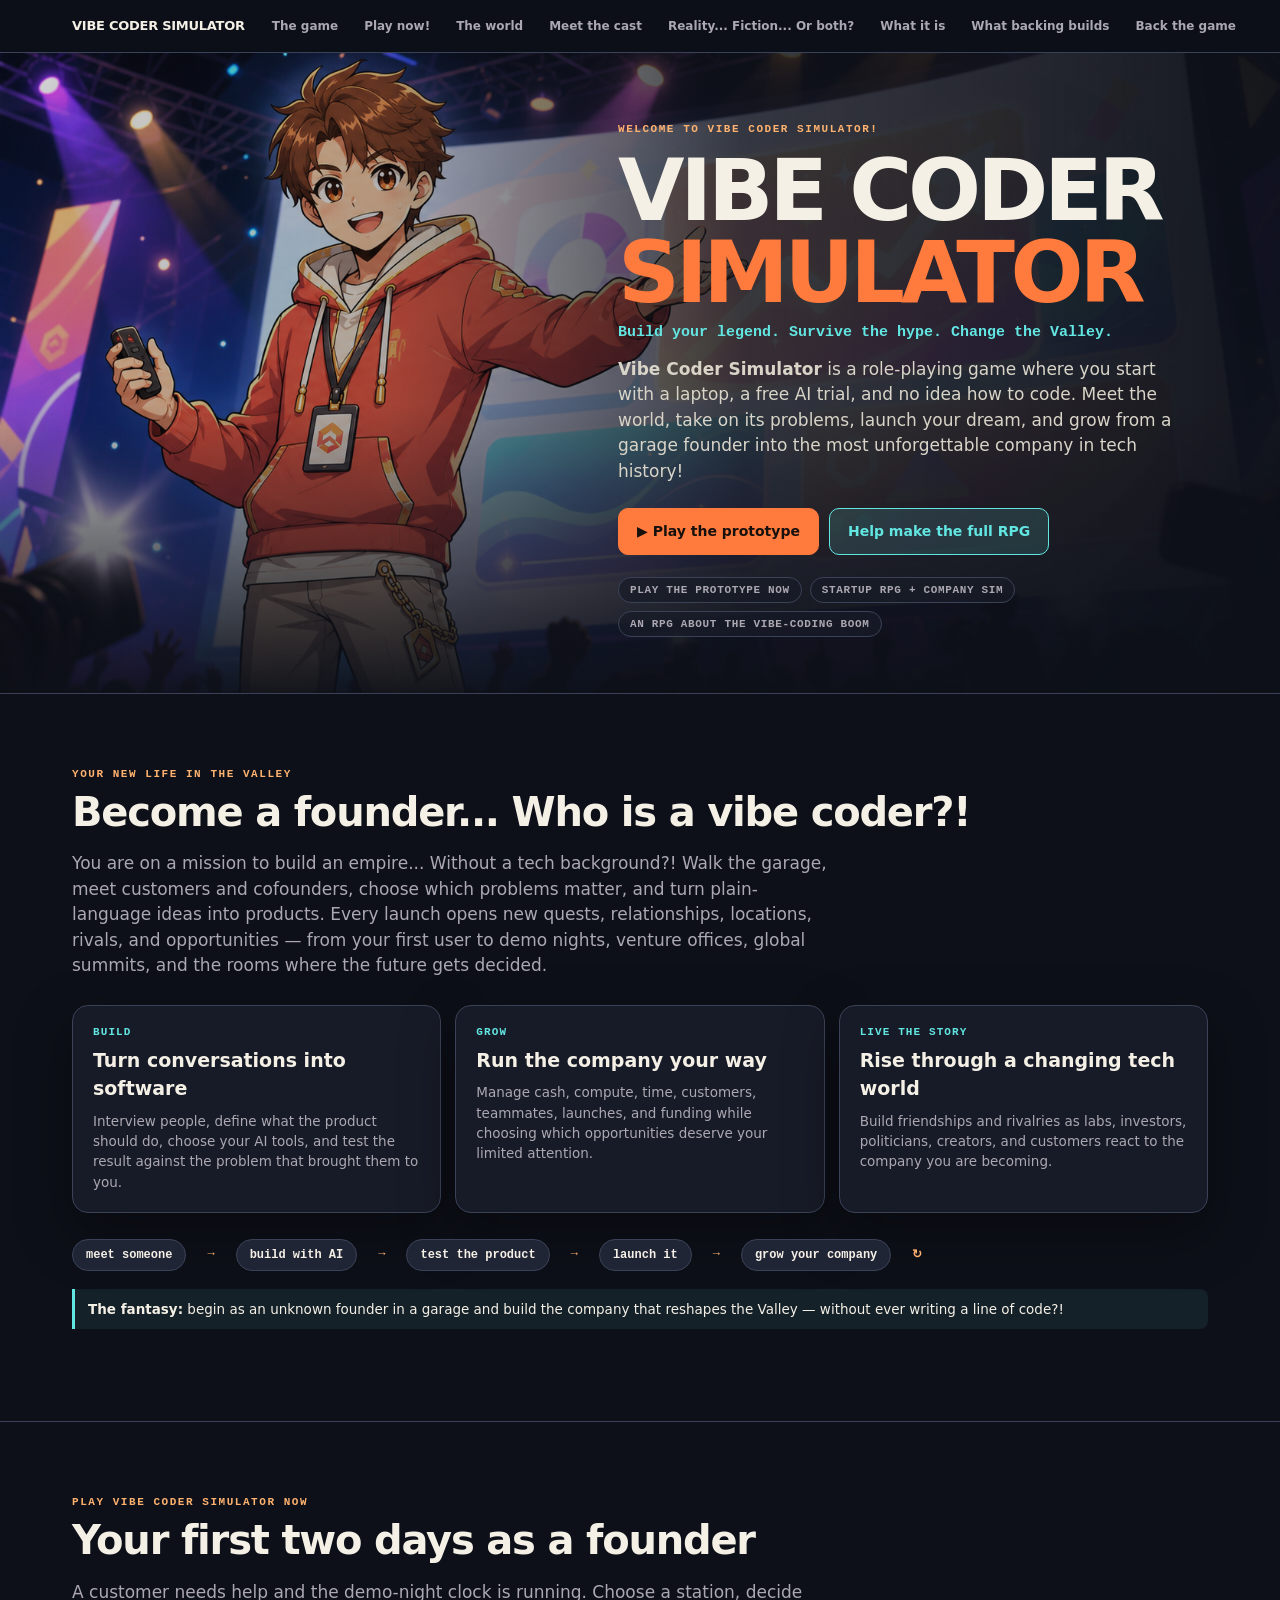
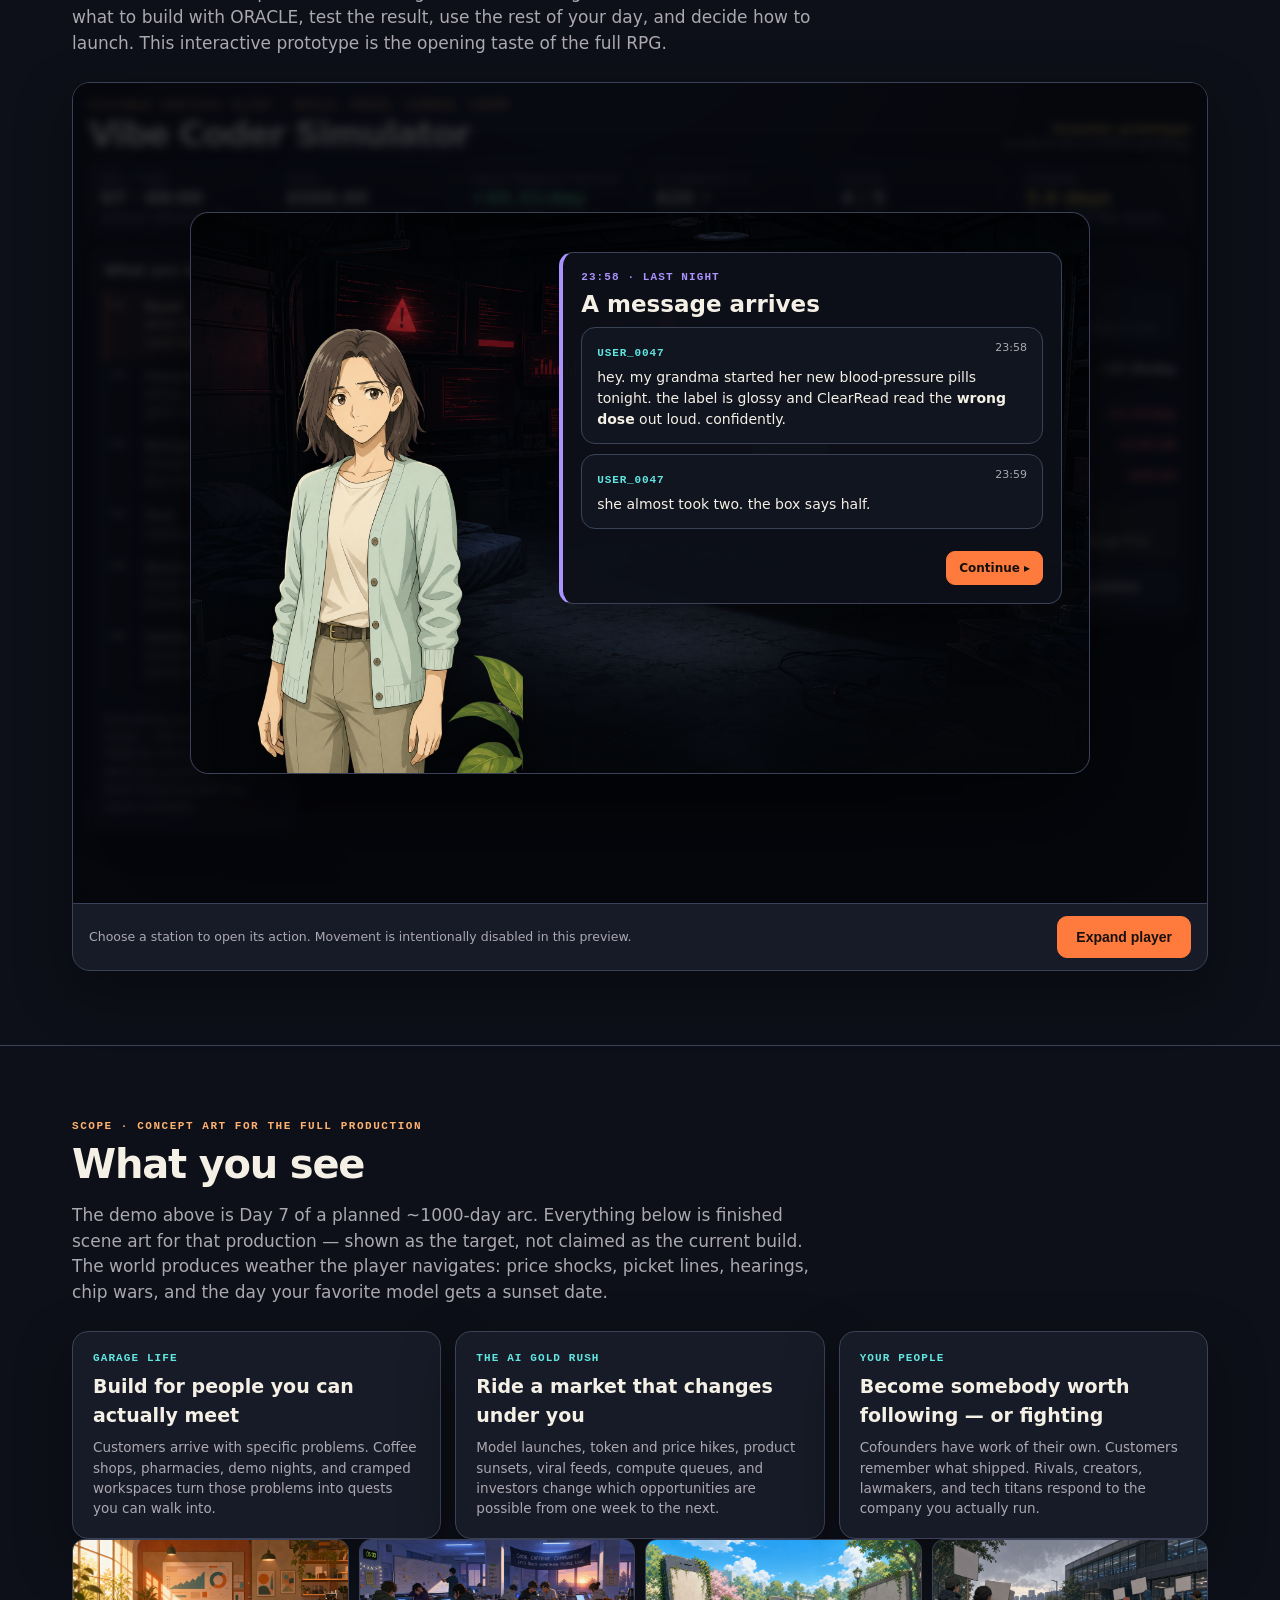
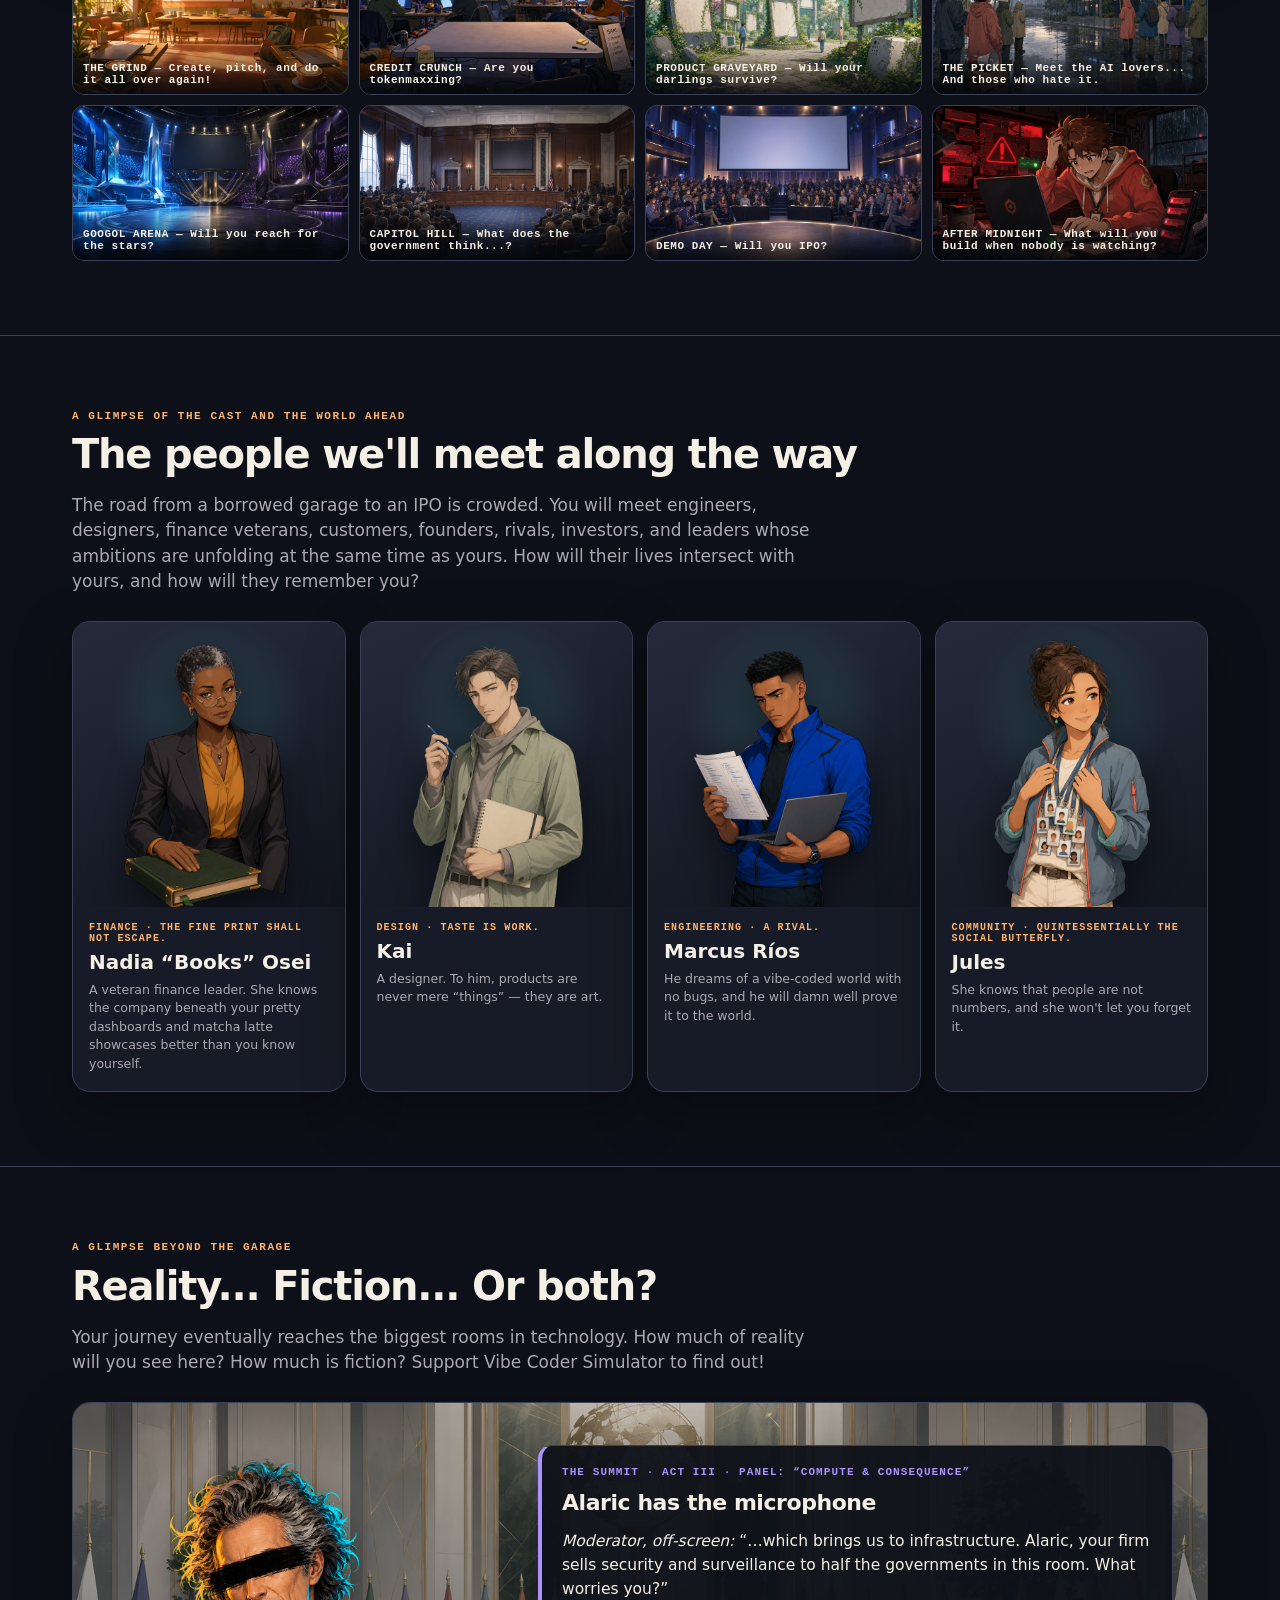
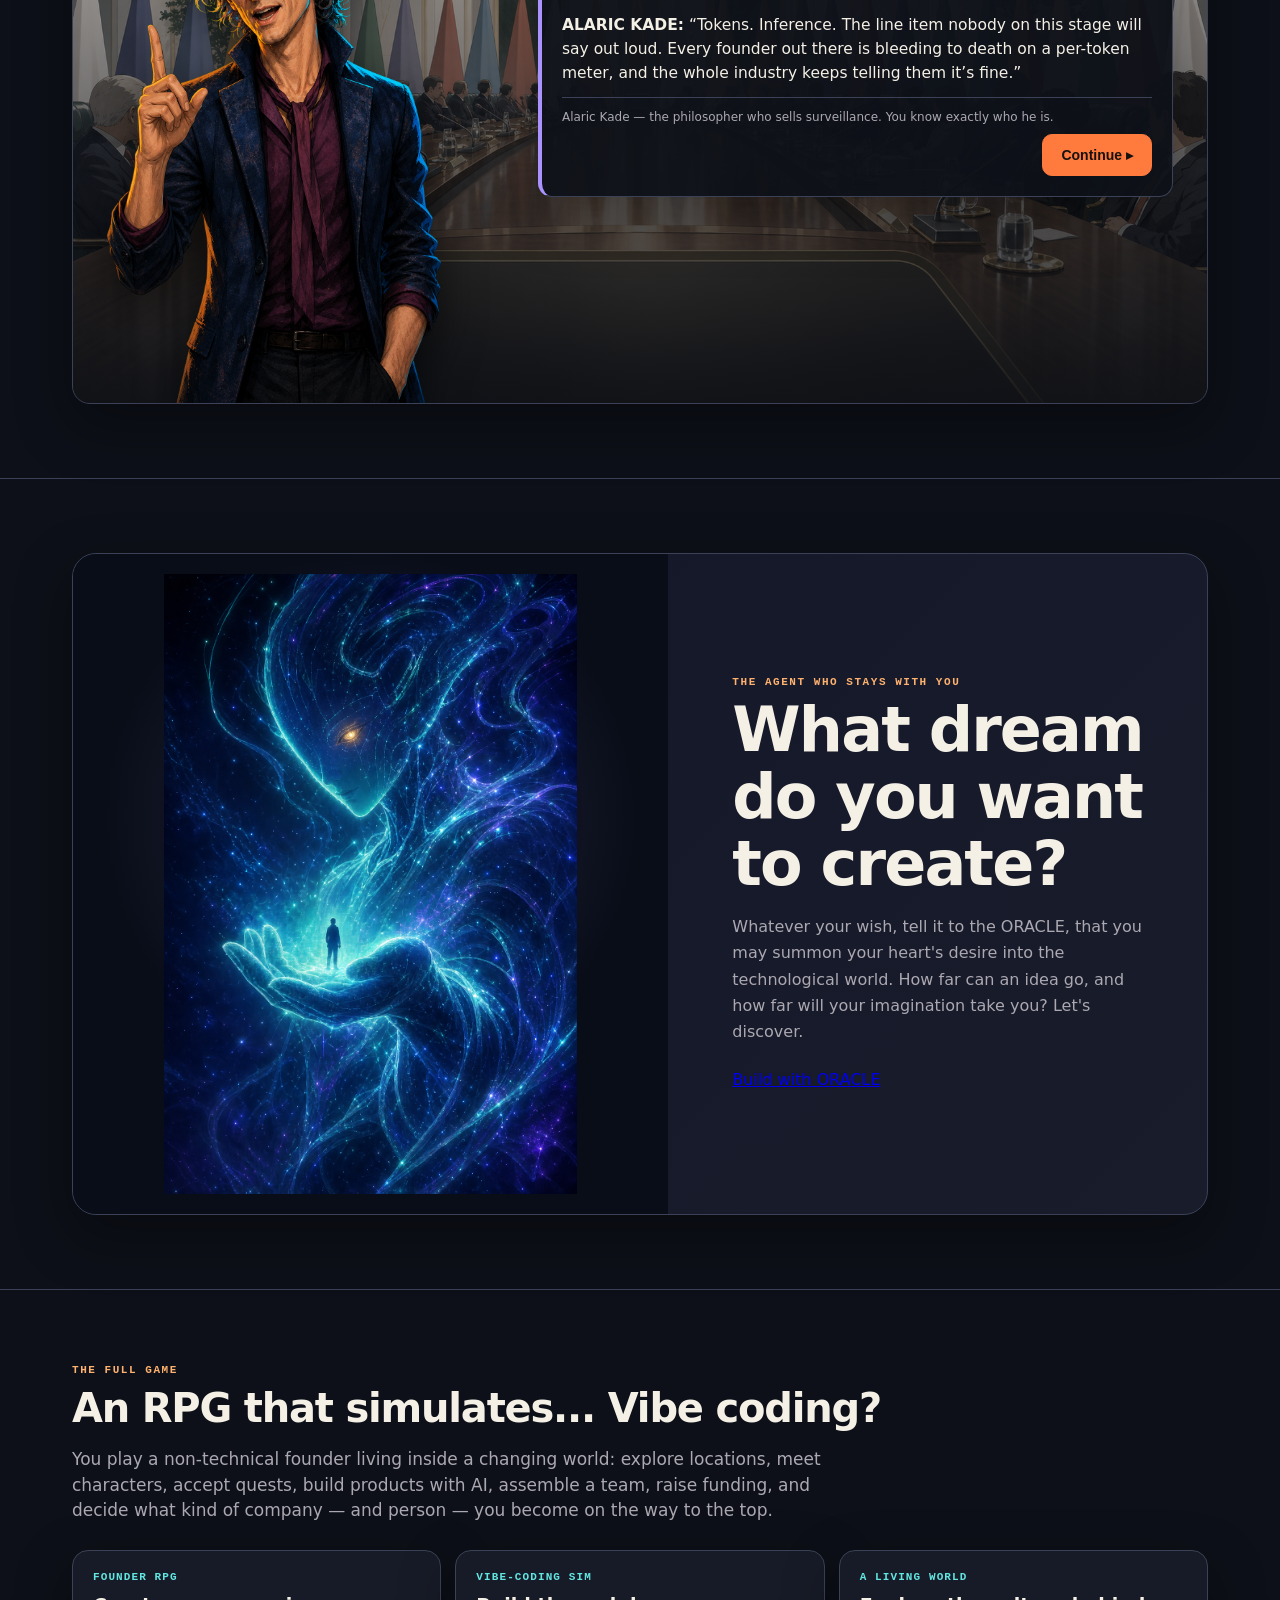
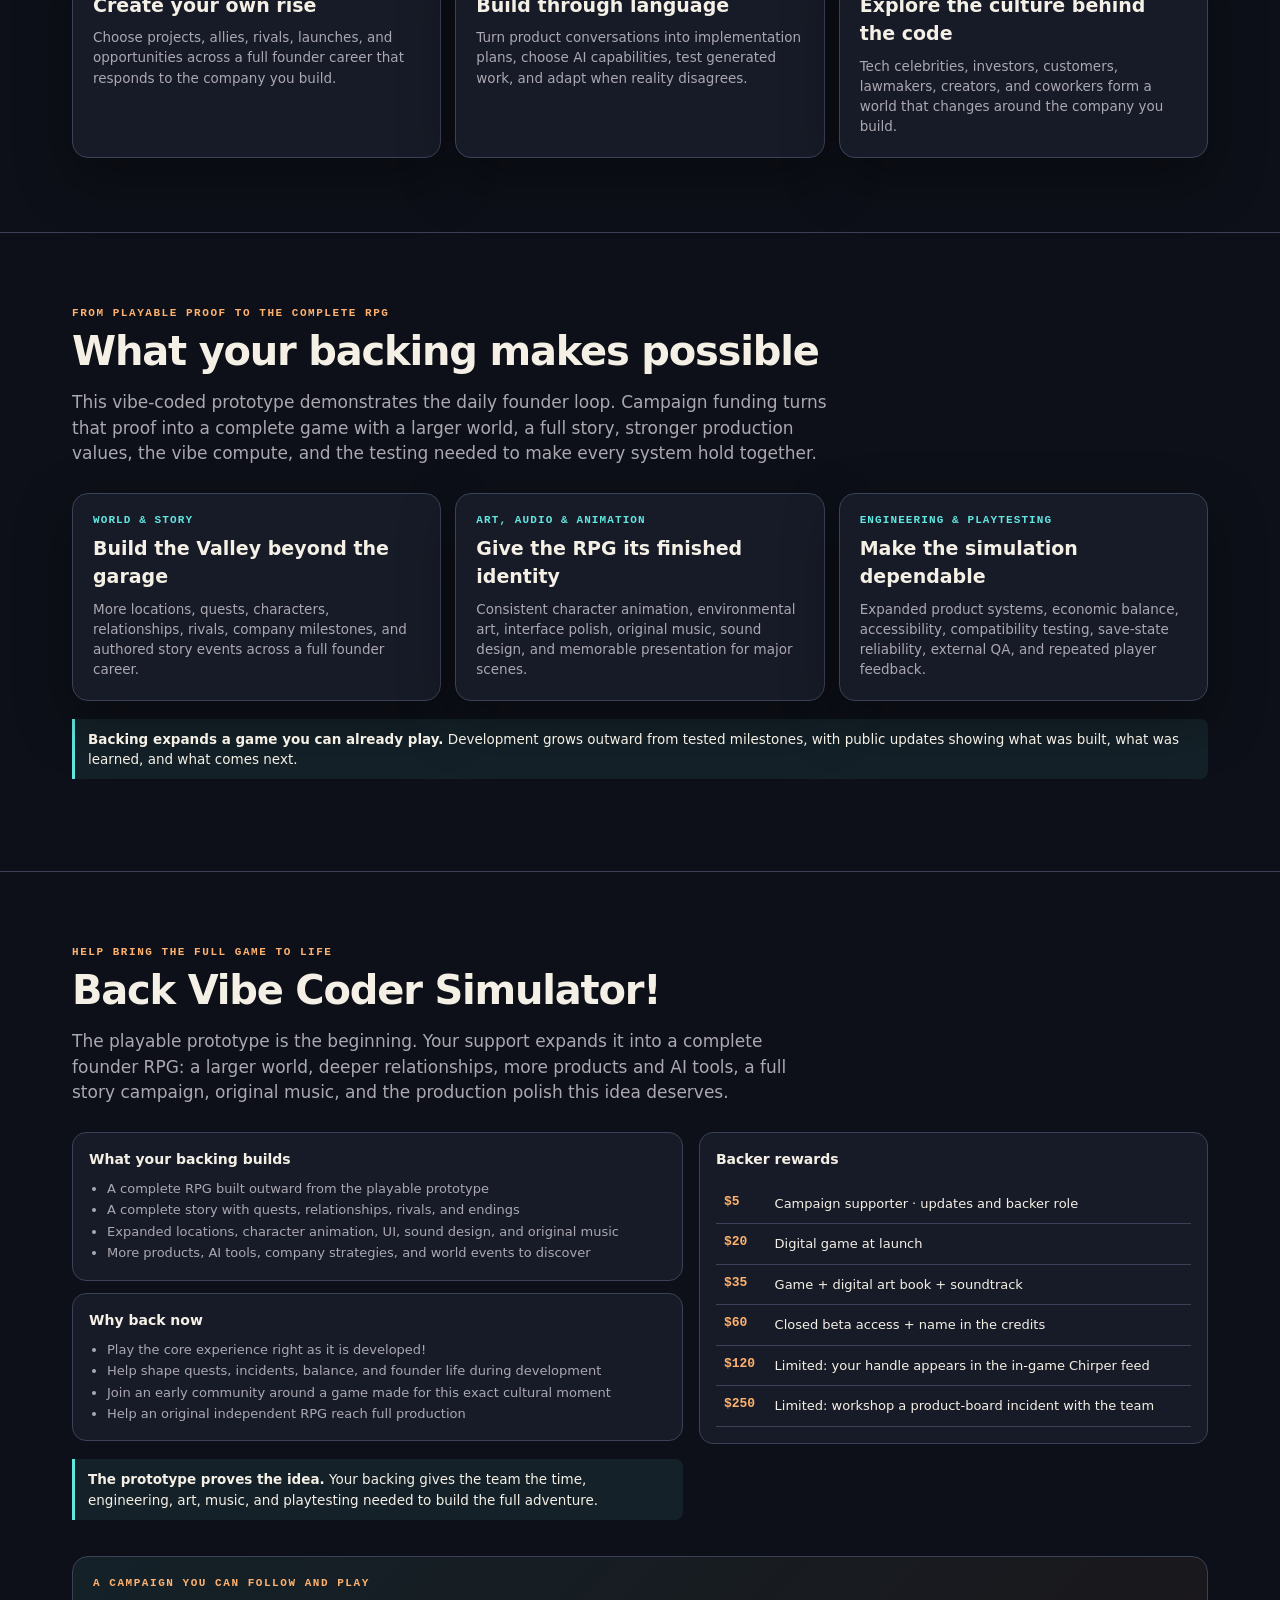
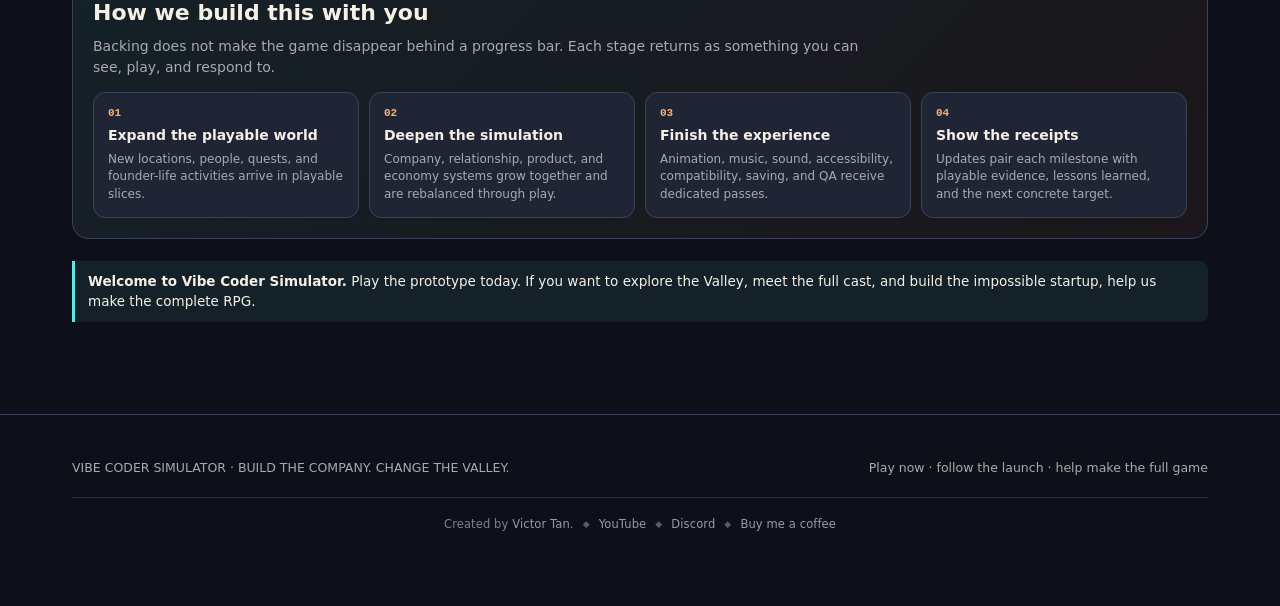
<file: index.html>
<!DOCTYPE html>
<html lang="en">
<head>
<meta charset="utf-8">
<meta name="viewport" content="width=device-width, initial-scale=1">
<title>Vibe Coder Simulator — The startup RPG</title>
<style>
  :root{
    --bg:#0d1018;--panel:#171b27;--panel2:#202536;--panel3:#292f42;--ink:#f5f0e6;
    --muted:#aba8b1;--line:#3b4257;--orange:#ff7a3d;--orange2:#ffb26f;--cyan:#62e6e2;
    --green:#73e7a6;--yellow:#f3cc62;--red:#ff7777;--violet:#aa92ff;
    --shadow:0 20px 55px rgba(0,0,0,.35)
  }
  *{box-sizing:border-box}
  html{scroll-behavior:smooth}
  body{margin:0;overflow-x:hidden;background:var(--bg);color:var(--ink);font-family:Inter,ui-sans-serif,system-ui,-apple-system,"Segoe UI",sans-serif;line-height:1.5}
  .micro{font:700 11px/1.2 ui-monospace,SFMono-Regular,Menlo,monospace;letter-spacing:.14em;text-transform:uppercase;color:var(--orange2)}
  .wrap{max-width:1180px;margin:0 auto;padding:0 22px}
  nav{position:sticky;top:0;z-index:40;background:rgba(13,16,24,.92);backdrop-filter:blur(8px);border-bottom:1px solid var(--line)}
  nav .wrap{display:flex;gap:4px;align-items:center;padding:10px 22px}
  nav b{font-size:13px;letter-spacing:-.02em;margin-right:12px;white-space:nowrap}
  .nav-links{display:flex;gap:4px;align-items:center;min-width:0}
  nav a{color:var(--muted);text-decoration:none;font-size:12px;font-weight:700;padding:7px 11px;border-radius:999px;white-space:nowrap}
  nav a:hover{color:var(--ink);background:var(--panel2)}
  .nav-toggle{display:none;border:1px solid var(--line);border-radius:9px;background:var(--panel2);color:var(--ink);min-width:44px;min-height:44px;padding:8px 12px;font-weight:800;cursor:pointer}
  section{padding:74px 0;border-bottom:1px solid var(--line)}
  h2{font-size:clamp(26px,3.4vw,40px);letter-spacing:-.03em;line-height:1.08;margin:10px 0 14px}
  h3{font-size:17px;margin:0 0 8px}
  p.lead{font-size:17px;color:var(--muted);max-width:760px}
  .btn{display:inline-block;border:1px solid var(--line);border-radius:10px;background:var(--panel2);color:var(--ink);padding:12px 18px;cursor:pointer;font-weight:800;font-size:14px;text-decoration:none}
  .btn:hover{border-color:var(--orange2)}
  .btn.primary{background:var(--orange);border-color:var(--orange);color:#17110d}
  .btn.cyan{background:rgba(98,230,226,.14);border-color:var(--cyan);color:var(--cyan)}

  /* HERO */
  .hero{position:relative;overflow:hidden;border-bottom:1px solid var(--line);background:
    linear-gradient(90deg,rgba(13,16,24,.03) 0%,rgba(13,16,24,.16) 30%,rgba(13,16,24,.78) 58%,rgba(13,16,24,.96) 100%),
    linear-gradient(180deg,rgba(13,16,24,.15) 0%,rgba(13,16,24,.2) 55%,rgba(13,16,24,.96) 100%),
    url('assets/scenes/founder-vibe-coding/pc-01-demo-day-presentation-success-v1.png') 78% 24%/cover}
  .hero .wrap{display:flex;justify-content:flex-end;align-items:flex-end;min-height:640px;padding-top:70px;padding-bottom:0}
  .hero-copy{padding-bottom:56px;max-width:590px;width:52%}
  .hero h1{font-size:clamp(44px,7vw,86px);line-height:.95;letter-spacing:-.05em;margin:14px 0 4px}
  .hero h1 span{color:var(--orange)}
  .tagline{font:700 15px ui-monospace,monospace;color:var(--cyan);margin:10px 0 16px}
  .hero p{color:#d9d4c8;font-size:17px;max-width:560px;margin:0 0 24px}
  .hero-cta{display:flex;gap:10px;flex-wrap:wrap}
  .hero-art{align-self:end;display:flex;justify-content:center}
  .hero-art img{max-height:540px;max-width:100%;filter:drop-shadow(0 24px 34px rgba(0,0,0,.55))}
  .badges{display:flex;gap:8px;flex-wrap:wrap;margin-top:22px}
  .badge{font:700 11px ui-monospace,monospace;letter-spacing:.06em;color:var(--muted);border:1px solid var(--line);border-radius:999px;padding:6px 11px;background:rgba(23,27,39,.75)}

  /* CARDS */
  .grid3{display:grid;grid-template-columns:repeat(3,1fr);gap:14px;margin:26px 0 0}
  .card{background:var(--panel);border:1px solid var(--line);border-radius:16px;padding:20px;box-shadow:var(--shadow)}
  .card .k{font:700 11px ui-monospace,monospace;letter-spacing:.1em;color:var(--cyan)}
  .card h3{font-size:19px;margin:8px 0 8px}
  .card p{font-size:13.5px;color:var(--muted);margin:0}
  .loop-line{display:flex;gap:8px;flex-wrap:wrap;margin-top:26px}
  .loop-chip{font:700 12px ui-monospace,monospace;border:1px solid var(--line);border-radius:999px;padding:8px 13px;color:var(--ink);background:var(--panel2)}
  .loop-chip.arrow{border:0;background:none;color:var(--orange2)}

  /* DEMO */
  .demo-frame{margin-top:26px;border:1px solid var(--line);border-radius:18px;overflow:hidden;box-shadow:var(--shadow);background:var(--panel)}
  .demo-frame iframe{width:100%;height:820px;border:0;display:block}
  .mobile-play{display:none;position:relative;min-height:470px;padding:24px;align-items:flex-end;background:linear-gradient(180deg,rgba(6,8,14,.1),rgba(6,8,14,.94)),url('ChatGPT/UI-UX/backgrounds/BG-12/bg-12-dark-night-garage-v1.png') center/cover}
  .mobile-play-card{width:100%;padding:20px;border:1px solid var(--line);border-left:4px solid var(--orange);border-radius:14px;background:rgba(13,16,24,.96);box-shadow:var(--shadow)}
  .mobile-play-card h3{font-size:24px;line-height:1.1;margin:7px 0 10px}.mobile-play-card p{margin:0 0 16px;color:var(--muted);font-size:14px}.mobile-play-card .btn{display:block;min-height:48px;text-align:center}
  .demo-note{display:flex;gap:12px;justify-content:space-between;align-items:center;padding:12px 16px;border-top:1px solid var(--line);flex-wrap:wrap}
  .demo-note p{margin:0;font-size:12.5px;color:var(--muted)}
  .demo-frame.expanded{position:fixed;inset:8px;z-index:100;margin:0;border-radius:14px;display:flex;flex-direction:column;background:var(--bg)}
  .demo-frame.expanded iframe{height:auto;min-height:0;flex:1}
  .demo-frame.expanded .demo-note{background:var(--panel)}
  .demo-close{display:none;position:absolute;z-index:104;top:max(12px,env(safe-area-inset-top));right:max(12px,env(safe-area-inset-right));align-items:center;gap:7px;min-height:44px;padding:9px 13px;border:1px solid rgba(255,255,255,.28);border-radius:999px;background:rgba(13,16,24,.92);box-shadow:0 8px 24px rgba(0,0,0,.5);color:var(--ink);font:800 12px/1 ui-sans-serif,system-ui;backdrop-filter:blur(10px);cursor:pointer}
  .demo-close:hover,.demo-close:focus-visible{border-color:var(--cyan);color:var(--cyan);outline:none}
  .demo-close .x{font-size:20px;font-weight:500;line-height:.8}
  .demo-frame.expanded .demo-close{display:inline-flex}
  body.demo-expanded{overflow:hidden}

  /* WORLD GALLERY */
  .gallery{display:grid;grid-template-columns:repeat(4,1fr);gap:10px}
  .shot{position:relative;margin:0;border:1px solid var(--line);border-radius:12px;overflow:hidden;aspect-ratio:16/9;background:var(--panel2)}
  .shot img{width:100%;height:100%;object-fit:cover;display:block;transition:transform .25s}
  .shot:hover img{transform:scale(1.04)}
  .shot figcaption{position:absolute;inset:auto 0 0 0;padding:20px 10px 8px;background:linear-gradient(180deg,transparent,rgba(4,6,10,.88));font:700 11px ui-monospace,monospace;letter-spacing:.05em}

  /* PEOPLE + AGENTS */
  .people-grid{display:grid;grid-template-columns:repeat(4,1fr);gap:14px;margin-top:26px}
  .people-card{overflow:hidden;border:1px solid var(--line);border-radius:18px;background:var(--panel);box-shadow:var(--shadow)}
  .people-portrait{height:285px;display:flex;align-items:flex-end;justify-content:center;background:radial-gradient(circle at 50% 32%,rgba(98,230,226,.16),transparent 42%),linear-gradient(160deg,#252b3c,#11151f);overflow:hidden}
  .people-portrait img{display:block;width:100%;height:100%;object-fit:contain;object-position:center bottom;padding:14px 12px 0;filter:drop-shadow(0 14px 18px rgba(0,0,0,.48))}
  .people-copy{padding:15px 16px 18px}
  .people-copy .role{font:700 10px ui-monospace,monospace;letter-spacing:.11em;text-transform:uppercase;color:var(--orange2)}
  .people-copy h3{font-size:20px;line-height:1.1;margin:7px 0 8px}
  .people-copy p{font-size:12.5px;color:var(--muted);margin:0;line-height:1.48}
  .oracle-showcase{display:grid;grid-template-columns:minmax(0,1.05fr) minmax(300px,.95fr);overflow:hidden;border:1px solid var(--line);border-radius:24px;background:linear-gradient(135deg,#12172a,#191c2a);box-shadow:var(--shadow)}
  .oracle-art{min-height:560px;display:flex;align-items:center;justify-content:center;padding:20px;background:radial-gradient(circle at 50% 40%,rgba(170,146,255,.18),transparent 54%),#090d18}
  .oracle-art img{display:block;width:100%;height:100%;max-height:620px;object-fit:contain;object-position:center}
  .oracle-copy{align-self:center;padding:clamp(28px,5vw,66px)}
  .oracle-copy h2{font-size:clamp(34px,5vw,62px);margin:8px 0 16px}
  .oracle-copy p{font-size:16px;color:var(--muted);line-height:1.65;margin:0 0 22px}

  .roadmap{display:grid;grid-template-columns:repeat(4,1fr);gap:10px;margin-top:14px}
  .road-step{background:var(--panel2);border:1px solid var(--line);border-radius:12px;padding:14px}
  .road-step .n{display:block;color:var(--orange2);font:700 11px ui-monospace,monospace;margin-bottom:6px}
  .road-step b{display:block;font-size:14px;margin-bottom:5px}
  .road-step p{margin:0;color:var(--muted);font-size:12px;line-height:1.45}
  .development{margin-top:18px;padding:20px;background:linear-gradient(135deg,rgba(98,230,226,.08),rgba(255,122,61,.06));border:1px solid var(--line);border-radius:16px}
  .development h3{font-size:22px;margin:6px 0 7px}.development>p{max-width:790px;color:var(--muted);margin:0;font-size:14px}

  /* CUTSCENE */
  .scene-shell{margin-top:26px;border:1px solid var(--line);border-radius:18px;overflow:hidden;box-shadow:var(--shadow)}
  .scene{position:relative;min-height:600px;background:linear-gradient(180deg,rgba(11,13,18,.18),rgba(11,13,18,.87)),url('assets/scenes/BG-11-summit-table.png') center/cover}
  .scene-character{position:absolute;left:2%;bottom:0;height:92%;max-width:44%;object-fit:contain;object-position:left bottom;filter:drop-shadow(0 18px 22px rgba(0,0,0,.6));transition:opacity .2s}
  .scene-box{position:absolute;right:3%;top:7%;width:56%;background:rgba(13,16,24,.94);border:1px solid var(--line);border-left:4px solid var(--violet);border-radius:14px;padding:20px;box-shadow:var(--shadow)}
  .scene-box .speaker{font:700 11px ui-monospace,monospace;letter-spacing:.1em;color:var(--violet)}
  .scene-box h4{font-size:22px;margin:8px 0 10px;letter-spacing:-.02em}
  .scene-box p{font-size:15.5px;line-height:1.55;margin:0 0 12px}
  .scene-box .aside{font-size:12px;color:var(--muted);border-top:1px solid var(--line);padding-top:10px;margin-top:4px}
  .scene-actions{display:flex;justify-content:flex-end;gap:8px;margin-top:8px}
  .hud-mock{background:#11151f;border:1px dashed var(--line);border-radius:10px;padding:10px 13px;font:12.5px/1.7 ui-monospace,monospace;color:var(--yellow);margin:10px 0}
  .ticker{background:#11151f;border:1px solid var(--line);border-radius:10px;padding:10px 13px;font:12px/1.6 ui-monospace,monospace;color:var(--cyan);margin:10px 0}

  /* DESIGN NOTES */
  .note-card{background:var(--panel);border:1px solid var(--line);border-radius:16px;padding:20px;margin-top:14px}
  .note-card .q{font-size:16px;font-weight:800;margin:0 0 8px}
  .note-card p{font-size:13.5px;color:var(--muted);margin:0 0 8px}
  .status{display:inline-block;font:700 10px ui-monospace,monospace;letter-spacing:.08em;border-radius:999px;padding:4px 10px;margin-bottom:10px}
  .status.shipped{color:var(--green);border:1px solid rgba(115,231,166,.5)}
  .status.next{color:var(--yellow);border:1px solid rgba(243,204,98,.5)}
  .status.shift{color:var(--red);border:1px solid rgba(255,119,119,.5)}

  /* KICKSTARTER */
  .ks-grid{display:grid;grid-template-columns:1.2fr 1fr;gap:16px;margin-top:26px}
  .scopebox{background:var(--panel);border:1px solid var(--line);border-radius:14px;padding:16px}
  .scopebox.risk{border-color:rgba(255,119,119,.5)}
  .scopebox h3{font-size:14px}
  .scopebox ul{margin:0;padding-left:18px;color:var(--muted);font-size:13px;line-height:1.65}
  .tiers{width:100%;border-collapse:collapse;margin-top:14px}
  .tiers td{padding:10px 8px;border-bottom:1px solid var(--line);font-size:13px;vertical-align:top}
  .tiers td:first-child{font:700 13px ui-monospace,monospace;color:var(--orange2);white-space:nowrap}
  .budget-table{width:100%;border-collapse:collapse;margin-top:18px;background:var(--panel);border:1px solid var(--line);border-radius:14px;overflow:hidden}
  .budget-table th,.budget-table td{padding:12px 14px;border-bottom:1px solid var(--line);font-size:13px;text-align:left;vertical-align:top}
  .budget-table th{font:700 10px ui-monospace,monospace;letter-spacing:.09em;color:var(--orange2);background:var(--panel2)}
  .budget-table td:nth-child(2){color:var(--muted)}
  .budget-table td:last-child,.budget-table th:last-child{text-align:right;white-space:nowrap;font-family:ui-monospace,monospace;color:var(--ink)}
  .budget-table tr:last-child td{border-bottom:0;font-weight:800;background:rgba(255,122,61,.08)}
  .plain-rule{border-left:3px solid var(--cyan);padding:10px 13px;background:rgba(98,230,226,.08);font-size:13.5px;line-height:1.5;margin:18px 0;border-radius:0 8px 8px 0}
  footer{padding:44px 0 64px;color:var(--muted);font-size:12.5px}
  footer .wrap{display:grid;grid-template-columns:1fr auto;align-items:center;gap:14px 28px}
  .creator-credit{grid-column:1/-1;display:flex;align-items:center;justify-content:center;gap:9px;padding-top:18px;margin-top:6px;border-top:1px solid rgba(59,66,87,.58);color:#7f8190;font-size:11.5px;letter-spacing:.01em}
  .creator-credit a{color:#999aa7;text-decoration:none;transition:color .18s ease}
  .creator-credit a:hover,.creator-credit a:focus-visible{color:var(--cyan)}
  .creator-credit .dot{color:#555b70;font-size:9px}

  @media(max-width:980px){
    .hero .wrap{min-height:0}
    .hero-copy{padding-bottom:44px;width:58%}
    .grid3,.gallery,.people-grid,.roadmap{grid-template-columns:1fr 1fr}
    .oracle-showcase{grid-template-columns:1fr}.oracle-art{min-height:480px}
    .ks-grid{grid-template-columns:1fr}
    .scene{min-height:660px}
    .scene-character{height:50%;max-width:70%;left:-4%}
    .scene-box{top:auto;bottom:3%;left:3%;right:3%;width:auto}
    .demo-frame iframe{height:640px}
  }
  @media(max-width:700px){
    .wrap{padding-left:16px;padding-right:16px}
    nav .wrap{padding:8px 16px;justify-content:space-between;flex-wrap:wrap}
    nav b{margin-right:auto;font-size:12px}
    .nav-toggle{display:block}
    .nav-links{display:none;flex-basis:100%;width:100%;padding:8px 0 5px;grid-template-columns:1fr 1fr;gap:4px}
    nav.menu-open .nav-links{display:grid}
    nav .nav-links a{padding:11px 10px;border:1px solid transparent;border-radius:8px;white-space:normal}
    nav .nav-links a:focus-visible{border-color:var(--cyan)}
    section{padding:52px 0}
    .hero{background-position:center,center,28% top;background-size:cover,cover,auto 430px;background-repeat:no-repeat;background-color:#111525}
    .hero .wrap{align-items:flex-end;min-height:680px;padding-top:280px}
    .hero-copy{width:100%;max-width:none;padding:24px 0 32px;background:linear-gradient(90deg,rgba(13,16,24,.94),rgba(13,16,24,.78))}
    .hero h1{font-size:clamp(42px,13vw,58px)}
    .hero p{font-size:16px}
    .hero-cta .btn{width:100%;min-height:48px;text-align:center}
    .grid3,.gallery,.people-grid,.roadmap{grid-template-columns:1fr}
    .oracle-art{min-height:420px}.oracle-copy{padding:28px}
    .demo-frame iframe{display:none}
    .mobile-play{display:flex}
    .demo-note{padding:12px 14px}.demo-note p{font-size:12px}.demo-note #demo-expand{display:none}
    .demo-frame.expanded{inset:0;border:0;border-radius:0}
    .demo-frame.expanded iframe{display:block}
    .demo-frame.expanded .mobile-play,.demo-frame.expanded .demo-note{display:none}
    .demo-frame.expanded .demo-close{top:max(10px,env(safe-area-inset-top));right:max(10px,env(safe-area-inset-right))}
    .budget-table{display:block;overflow-x:auto}
    .scene{min-height:700px}
    .scene-character{top:18px;bottom:auto;left:50%;width:94%;height:47%;max-width:94%;object-position:center top;transform:translateX(-50%)}
    .scene-box{bottom:2%;max-height:57%;overflow:auto;z-index:2}
    .scene-actions{position:sticky;bottom:-20px;margin:10px -20px -20px;padding:10px 20px 18px;background:linear-gradient(180deg,rgba(13,16,24,0),rgba(13,16,24,.98) 24%)}
    footer .wrap{grid-template-columns:1fr;text-align:center}
    .creator-credit{grid-column:1;flex-wrap:wrap;row-gap:5px}
  }
</style>
</head>
<body>

<nav id="site-nav"><div class="wrap">
  <b>VIBE CODER SIMULATOR</b>
  <button class="nav-toggle" type="button" aria-expanded="false" aria-controls="nav-links">Menu</button>
  <div class="nav-links" id="nav-links">
    <a href="#premise">The game</a><a href="#play">Play now!</a><a href="#world">The world</a>
    <a href="#people">Meet the cast</a><a href="#cutscene">Reality... Fiction... Or both?</a><a href="#proof">What it is</a><a href="#funding">What backing builds</a><a href="#backing">Back the game</a>
  </div>
</div></nav>

<!-- ============ HERO ============ -->
<header class="hero"><div class="wrap">
  <div class="hero-copy">
    <div class="micro">Welcome to Vibe Coder Simulator!</div>
    <h1>VIBE CODER<br><span>SIMULATOR</span></h1>
    <div class="tagline">Build your legend. Survive the hype. Change the Valley.</div>
    <p><b>Vibe Coder Simulator</b> is a role-playing game where you start with
    a laptop, a free AI trial, and no idea how to code. Meet the world, take on its
    problems, launch your dream, and
    grow from a garage founder into the most unforgettable company in tech history!</p>
    <div class="hero-cta">
      <a class="btn primary" href="#play">▶ Play the prototype</a>
      <a class="btn cyan" href="#backing">Help make the full RPG</a>
    </div>
    <div class="badges">
      <span class="badge">PLAY THE PROTOTYPE NOW</span>
      <span class="badge">STARTUP RPG + COMPANY SIM</span>
      <span class="badge">AN RPG ABOUT THE VIBE-CODING BOOM</span>
    </div>
  </div>
</div></header>

<!-- ============ PREMISE ============ -->
<section id="premise"><div class="wrap">
  <div class="micro">Your new life in the Valley</div>
  <h2>Become a founder... Who is a vibe coder?!</h2>
  <p class="lead">You are on a mission to build an empire... Without a tech background?! Walk the garage, meet customers and cofounders, choose which problems
  matter, and turn plain-language ideas into products. Every launch opens new quests,
  relationships, locations, rivals, and opportunities — from your first user to demo
  nights, venture offices, global summits, and the rooms where the future gets decided.</p>

  <div class="grid3">
    <div class="card"><div class="k">BUILD</div><h3>Turn conversations into software</h3>
      <p>Interview people, define what the product should do, choose your AI tools, and
      test the result against the problem that brought them to you.</p></div>
    <div class="card"><div class="k">GROW</div><h3>Run the company your way</h3>
      <p>Manage cash, compute, time, customers, teammates, launches, and funding while
      choosing which opportunities deserve your limited attention.</p></div>
    <div class="card"><div class="k">LIVE THE STORY</div><h3>Rise through a changing tech world</h3>
      <p>Build friendships and rivalries as labs, investors, politicians, creators, and
      customers react to the company you are becoming.</p></div>
  </div>

  <div class="loop-line">
    <span class="loop-chip">meet someone</span><span class="loop-chip arrow">→</span>
    <span class="loop-chip">build with AI</span><span class="loop-chip arrow">→</span>
    <span class="loop-chip">test the product</span><span class="loop-chip arrow">→</span>
    <span class="loop-chip">launch it</span><span class="loop-chip arrow">→</span>
    <span class="loop-chip">grow your company</span><span class="loop-chip arrow">↻</span>
  </div>

  <div class="plain-rule"><b>The fantasy:</b> begin as an unknown founder in a garage and
  build the company that reshapes the Valley — without ever writing a line of code?!</div>
</div></section>

<!-- ============ PLAYABLE ============ -->
<section id="play"><div class="wrap">
  <div class="micro">Play Vibe Coder Simulator now</div>
  <h2>Your first two days as a founder</h2>
  <p class="lead">A customer needs help and the demo-night clock is running. Choose a
  station, decide what to build with ORACLE, test the result, use the rest of your day,
  and decide how to launch. This interactive prototype is the opening taste of the full RPG.</p>
  <div class="demo-frame">
    <div class="mobile-play">
      <div class="mobile-play-card">
        <div class="micro">Made for your phone</div>
        <h3>Play in a full-screen mobile view</h3>
        <p>The prototype opens as its own page so the game, choices, and dialogs can use your entire screen. Portrait works; landscape gives you the widest cinematic view.</p>
        <button class="btn primary" type="button" id="mobile-demo-launch" aria-expanded="false">Launch the mobile prototype ▶</button>
      </div>
    </div>
    <button class="demo-close" type="button" id="demo-close" aria-label="Close the expanded game"><span class="x" aria-hidden="true">×</span><span>Exit game</span></button>
    <iframe src="playable-prototype-v5.html" title="Vibe Coder Simulator — playable Day 7/8 slice"></iframe>
    <div class="demo-note">
      <p>Choose a station to open its action. Movement is intentionally disabled in this preview.</p>
      <button class="btn primary" type="button" id="demo-expand" aria-expanded="false">Expand player</button>
    </div>
  </div>
</div></section>

<!-- ============ WORLD ============ -->
<section id="world"><div class="wrap">
  <div class="micro">Scope · concept art for the full production</div>
  <h2>What you see</h2>
  <p class="lead">The demo above is Day 7 of a planned ~1000-day arc. Everything below is
  finished scene art for that production — shown as the target, not claimed as the current
  build. The world produces weather the player navigates: price shocks, picket lines,
  hearings, chip wars, and the day your favorite model gets a sunset date.</p>

  <div class="grid3">
    <div class="card"><div class="k">GARAGE LIFE</div><h3>Build for people you can actually meet</h3><p>Customers arrive with specific problems. Coffee shops, pharmacies, demo nights, and cramped workspaces turn those problems into quests you can walk into.</p></div>
    <div class="card"><div class="k">THE AI GOLD RUSH</div><h3>Ride a market that changes under you</h3><p>Model launches, token and price hikes, product sunsets, viral feeds, compute queues, and investors change which opportunities are possible from one week to the next.</p></div>
    <div class="card"><div class="k">YOUR PEOPLE</div><h3>Become somebody worth following — or fighting</h3><p>Cofounders have work of their own. Customers remember what shipped. Rivals, creators, lawmakers, and tech titans respond to the company you actually run.</p></div>
  </div>

  <div class="gallery">
    <figure class="shot"><img src="assets/scenes/BG-02-the-grind-golden-hour.png" alt="A warm, crowded founder café"><figcaption>THE GRIND — Create, pitch, and do it all over again!</figcaption></figure>
    <figure class="shot"><img src="assets/scenes/EVT-07-winter-compute-queue.png" alt="Founders waiting through a compute shortage"><figcaption>CREDIT CRUNCH — Are you tokenmaxxing?</figcaption></figure>
    <figure class="shot"><img src="assets/scenes/BG-18-product-graveyard-day.png" alt="Abandoned product displays overgrown with flowers"><figcaption>PRODUCT GRAVEYARD — Will your darlings survive?</figcaption></figure>
    <figure class="shot"><img src="assets/scenes/EVT-04-picket-rain.png" alt="AI protesters gathering outside in the rain"><figcaption>THE PICKET — Meet the AI lovers... And those who hate it.</figcaption></figure>
    <figure class="shot"><img src="assets/scenes/BG-10-googol-arena.png" alt="A vast technology keynote arena"><figcaption>GOOGOL ARENA — Will you reach for the stars?</figcaption></figure>
    <figure class="shot"><img src="assets/scenes/BG-09-hearing-room-crowd.png" alt="A government hearing room filled with spectators"><figcaption>CAPITOL HILL — What does the government think...?</figcaption></figure>
    <figure class="shot"><img src="assets/scenes/EVT-01-demo-day-crowd.png" alt="A packed audience watching Demo Day"><figcaption>DEMO DAY — Will you IPO?</figcaption></figure>
    <figure class="shot"><img src="assets/scenes/founder-vibe-coding/pc-01-dark-night-recovery-v1.png" alt="The Founder working alone late at night"><figcaption>AFTER MIDNIGHT — What will you build when nobody is watching?</figcaption></figure>
  </div>
</div></section>

<!-- ============ PEOPLE ============ -->
<section id="people"><div class="wrap">
  <div class="micro">A glimpse of the cast and the world ahead</div>
  <h2>The people we'll meet along the way</h2>
  <p class="lead">The road from a borrowed garage to an IPO is crowded. You will meet
  engineers, designers, finance veterans, customers, founders, rivals, investors, and
  leaders whose ambitions are unfolding at the same time as yours. How will their lives
  intersect with yours, and how will they remember you?</p>

  <div class="people-grid">
    <article class="people-card"><div class="people-portrait"><img src="assets/scenes/characters/CAST-21-nadia/cast-21-nadia-bust-v2.png" alt="Nadia Osei holding her green paper ledger"></div>
      <div class="people-copy"><div class="role">Finance · The fine print shall not escape.</div><h3>Nadia “Books” Osei</h3><p>A veteran finance leader. She knows the company beneath your pretty dashboards and matcha latte showcases better than you know yourself.</p></div></article>
    <article class="people-card"><div class="people-portrait"><img src="assets/scenes/characters/CAST-23-kai/cast-23-kai-bust-v2.png" alt="Kai, a thoughtful product designer with a sketchbook"></div>
      <div class="people-copy"><div class="role">Design · Taste is work.</div><h3>Kai</h3><p>A designer. To him, products are never mere “things” — they are art.</p></div></article>
    <article class="people-card"><div class="people-portrait"><img src="assets/scenes/characters/CAST-24-marcus/cast-24-marcus-bust-v2.png" alt="Marcus Ríos, a precise software engineer"></div>
      <div class="people-copy"><div class="role">Engineering · A rival.</div><h3>Marcus Ríos</h3><p>He dreams of a vibe-coded world with no bugs, and he will damn well prove it to the world.</p></div></article>
    <article class="people-card"><div class="people-portrait"><img src="assets/scenes/characters/CAST-22-jules/cast-22-jules-bust-v2.png" alt="Jules, a magnetic community builder"></div>
      <div class="people-copy"><div class="role">Community · Quintessentially the social butterfly.</div><h3>Jules</h3><p>She knows that people are not numbers, and she won't let you forget it.</p></div></article>
  </div>

</div></section>

<!-- ============ CUTSCENE ============ -->
<section id="cutscene"><div class="wrap">
  <div class="micro">A glimpse beyond the garage</div>
  <h2>Reality... Fiction... Or both?</h2>
  <p class="lead">Your journey eventually reaches the biggest rooms in technology. How much of reality will you see here? How much is fiction? Support Vibe Coder Simulator to find out!</p>
  <div class="scene-shell">
    <div class="scene" id="scene-stage">
      <img class="scene-character" id="scene-art" src="assets/scenes/characters/CAST-34-alaric-kade/censored/dialogue/cast-34-alaric-kade-explaining-v1.png" alt="">
      <div class="scene-box" id="scene-box"></div>
    </div>
  </div>
</div></section>

<!-- ============ ORACLE ============ -->
<section id="oracle"><div class="wrap">
  <div class="oracle-showcase">
    <div class="oracle-art"><img src="assets/generated/AN-02/an-02-v2.png" alt="ORACLE as a luminous guide holding the Founder above a cosmic city"></div>
    <div class="oracle-copy">
      <div class="micro">The agent who stays with you</div>
      <h2>What dream do you want to create?</h2>
      <p>Whatever your wish, tell it to the ORACLE, that you may summon your heart's desire into the technological world. How far can an idea go, and how far will your imagination take you? Let's discover.</p>
      <a class="cta" href="#play">Build with ORACLE</a>
    </div>
  </div>
</div></section>

<!-- ============ PLAYABLE PROOF ============ -->
<section id="proof"><div class="wrap">
  <div class="micro">The full game</div>
  <h2>An RPG that simulates... Vibe coding?</h2>
  <p class="lead">You play a non-technical founder living inside
  a changing world: explore locations, meet characters, accept quests, build products
  with AI, assemble a team, raise funding, and decide what kind of company — and person —
  you become on the way to the top.</p>

  <div class="grid3">
    <div class="card"><div class="k">FOUNDER RPG</div><h3>Create your own rise</h3><p>Choose projects, allies, rivals, launches, and opportunities across a full founder career that responds to the company you build.</p></div>
    <div class="card"><div class="k">VIBE-CODING SIM</div><h3>Build through language</h3><p>Turn product conversations into implementation plans, choose AI capabilities, test generated work, and adapt when reality disagrees.</p></div>
    <div class="card"><div class="k">A LIVING WORLD</div><h3>Explore the culture behind the code</h3><p>Tech celebrities, investors, customers, lawmakers, creators, and coworkers form a world that changes around the company you build.</p></div>
  </div>
</div></section>

<!-- ============ WHAT BACKING BUILDS ============ -->
<section id="funding"><div class="wrap">
  <div class="micro">From playable proof to the complete RPG</div>
  <h2>What your backing makes possible</h2>
  <p class="lead">This vibe-coded prototype demonstrates the daily founder loop. Campaign funding turns
  that proof into a complete game with a larger world, a full story, stronger production values,
  the vibe compute, and the testing needed to make every system hold together.</p>

  <div class="grid3">
    <div class="card"><div class="k">WORLD & STORY</div><h3>Build the Valley beyond the garage</h3><p>More locations, quests, characters, relationships, rivals, company milestones, and authored story events across a full founder career.</p></div>
    <div class="card"><div class="k">ART, AUDIO & ANIMATION</div><h3>Give the RPG its finished identity</h3><p>Consistent character animation, environmental art, interface polish, original music, sound design, and memorable presentation for major scenes.</p></div>
    <div class="card"><div class="k">ENGINEERING & PLAYTESTING</div><h3>Make the simulation dependable</h3><p>Expanded product systems, economic balance, accessibility, compatibility testing, save-state reliability, external QA, and repeated player feedback.</p></div>
  </div>

  <div class="plain-rule"><b>Backing expands a game you can already play.</b> Development grows outward from tested milestones, with public updates showing what was built, what was learned, and what comes next.</div>
</div></section>

<!-- ============ KICKSTARTER ============ -->
<section id="backing"><div class="wrap">
  <div class="micro">Help bring the full game to life</div>
  <h2>Back Vibe Coder Simulator!</h2>
  <p class="lead">The playable prototype is the beginning. Your support expands it into
  a complete founder RPG: a larger world, deeper relationships, more products and AI
  tools, a full story campaign, original music, and the production polish this idea deserves.</p>

  <div class="ks-grid">
    <div>
      <div class="scopebox"><h3>What your backing builds</h3><ul>
        <li>A complete RPG built outward from the playable prototype</li>
        <li>A complete story with quests, relationships, rivals, and endings</li>
        <li>Expanded locations, character animation, UI, sound design, and original music</li>
        <li>More products, AI tools, company strategies, and world events to discover</li>
      </ul></div>
      <div class="scopebox" style="margin-top:12px"><h3>Why back now</h3><ul>
        <li>Play the core experience right as it is developed!</li>
        <li>Help shape quests, incidents, balance, and founder life during development</li>
        <li>Join an early community around a game made for this exact cultural moment</li>
        <li>Help an original independent RPG reach full production</li>
      </ul></div>
      <div class="plain-rule"><b>The prototype proves the idea.</b> Your backing gives the
      team the time, engineering, art, music, and playtesting needed to build the full adventure.</div>
    </div>
    <div>
      <div class="scopebox"><h3>Backer rewards</h3>
        <table class="tiers">
          <tr><td>$5</td><td>Campaign supporter · updates and backer role</td></tr>
          <tr><td>$20</td><td>Digital game at launch</td></tr>
          <tr><td>$35</td><td>Game + digital art book + soundtrack</td></tr>
          <tr><td>$60</td><td>Closed beta access + name in the credits</td></tr>
          <tr><td>$120</td><td>Limited: your handle appears in the in-game Chirper feed</td></tr>
          <tr><td>$250</td><td>Limited: workshop a product-board incident with the team</td></tr>
        </table>
      </div>
    </div>
  </div>

  <div class="development">
    <div class="micro">A campaign you can follow and play</div>
    <h3>How we build this with you</h3>
    <p>Backing does not make the game disappear behind a progress bar. Each stage returns as something you can see, play, and respond to.</p>
    <div class="roadmap">
      <div class="road-step"><span class="n">01</span><b>Expand the playable world</b><p>New locations, people, quests, and founder-life activities arrive in playable slices.</p></div>
      <div class="road-step"><span class="n">02</span><b>Deepen the simulation</b><p>Company, relationship, product, and economy systems grow together and are rebalanced through play.</p></div>
      <div class="road-step"><span class="n">03</span><b>Finish the experience</b><p>Animation, music, sound, accessibility, compatibility, saving, and QA receive dedicated passes.</p></div>
      <div class="road-step"><span class="n">04</span><b>Show the receipts</b><p>Updates pair each milestone with playable evidence, lessons learned, and the next concrete target.</p></div>
    </div>
  </div>

  <div class="plain-rule" style="margin-top:22px"><b>Welcome to Vibe Coder Simulator.</b>
  Play the prototype today. If you want to explore the Valley, meet the full cast, and
  build the impossible startup, help us make the complete RPG.</div>
</div></section>

<footer><div class="wrap">
  <div>VIBE CODER SIMULATOR · BUILD THE COMPANY. CHANGE THE VALLEY.</div>
  <div>Play now · follow the launch · help make the full game</div>
  <div class="creator-credit" aria-label="Creator links">
    <span>Created by <a href="https://www.victor-tan.com" target="_blank" rel="noopener noreferrer">Victor Tan</a>.</span>
    <span class="dot" aria-hidden="true">◆</span>
    <a href="https://www.youtube.com/@VictorTan" target="_blank" rel="noopener noreferrer">YouTube</a>
    <span class="dot" aria-hidden="true">◆</span>
    <a href="https://discord.gg/wGKKxUbtvy" target="_blank" rel="noopener noreferrer">Discord</a>
    <span class="dot" aria-hidden="true">◆</span>
    <a href="https://buymeacoffee.com/victortanws" target="_blank" rel="noopener noreferrer">Buy me a coffee</a>
  </div>
</div></footer>

<script>
'use strict';
/* ============ Summit cutscene player ============ */
const ART = {
  alaricExplain:'assets/scenes/characters/CAST-34-alaric-kade/censored/dialogue/cast-34-alaric-kade-explaining-v1.png',
  alaricSmug:'assets/scenes/characters/CAST-34-alaric-kade/censored/reactions/cast-34-alaric-kade-smug-v1.png',
  alaricAmused:'assets/scenes/characters/CAST-34-alaric-kade/censored/reactions/cast-34-alaric-kade-amused-v1.png',
  dorianRight:'assets/scenes/characters/CAST-07-dorian/censored/directional/cast-07-dorian-facing-right-v1.png',
  dorianSkeptical:'assets/scenes/characters/CAST-07-dorian/censored/reactions/cast-07-dorian-reaction-skeptical-v1.png',
  founderNight:'assets/scenes/founder-vibe-coding/pc-01-dark-night-recovery-v1.png'
};
const SCENE = [
  {art:ART.alaricExplain, speaker:'THE SUMMIT · ACT III · PANEL: “COMPUTE & CONSEQUENCE”', title:'Alaric has the microphone', html:`
    <p><i>Moderator, off-screen:</i> “…which brings us to infrastructure. Alaric, your firm
    sells security and surveillance to half the governments in this room. What worries you?”</p>
    <p><b>ALARIC KADE:</b> “Tokens. Inference. The line item nobody on this stage will say
    out loud. Every founder out there is bleeding to death on a per-token meter, and the
    whole industry keeps telling them it’s fine.”</p>`,
    aside:'Alaric Kade — the philosopher who sells surveillance. You know exactly who he is.'},
  {art:ART.alaricSmug, speaker:'ALARIC KADE', title:'“Yeah, the token problem is NONSENSE.”', html:`
    <p><b>ALARIC:</b> “And the way we talk about it? ‘Scale fixes it.’ ‘Prices only go
    down.’ ‘Don’t model it, vibe it.’ Yeah — the token problem is NONSENSE. The
    <i>discourse</i>, I mean. Not everyone thinks it's a problem, though.”</p>
    <p>He turns, delighted, to the man beside him.</p>
    <p><b>ALARIC:</b> “…Isn’t that right, Dario?”</p>`},
  {art:ART.dorianSkeptical, speaker:'DORIAN ANTHOS · HALO LABS', title:'“…It’s Dorian.”', html:`
    <p><b>DORIAN:</b> “…It’s Dorian.”</p>
    <p>A ten-thousand-word pause.</p>
    <p><b>DORIAN:</b> “The last time I wrote about token prices,
    four hundred startups changed their unit economics by morning. Still, words are load-bearing
    up here. His were, just now.”</p>`,
    aside:'Dorian Anthos — the lab cofounder whose essays move markets. Every word sincere; every word, the weather.'},
  {art:ART.founderNight, speaker:'MEANWHILE · ROW 34, SEAT F', title:'The only real number', html:`
    <p>Three rows from the back, you check your phone under the seat in front.</p>
    <div class="hud-mock">AI CREDITS: 470 ⚡ · CASH: $675.65 · RUNWAY: 5.6 DAYS</div>
    <p>You squirm. You wince. A memory surfaces: the app you are building, the bill that never stops ticking. Is he talking directly to you?</p>`},
  {art:ART.alaricAmused, speaker:'THAT AFTERNOON', title:'Words are load-bearing', html:`
    <div class="ticker">CHIRPER · @AlaricK token-problem clip — 2.1M views · quote-dunks: 8,140<br>
    ORACLE CORP BILLING · “Due to geopolitical constraints, inference pricing rises by 50% across the market.”</div>
    <p>Your AI provider raises prices that afternoon. Tomorrow, you will decide what to cut, who to disappoint, and how to keep building your dream.</p>`,
    aside:'In Vibe Coder Simulator, the world of tech becomes the world of your RPG.'}
];
let sceneIdx = 0;
const sceneBox = document.getElementById('scene-box');
const sceneArt = document.getElementById('scene-art');
const demoFrame = document.querySelector('.demo-frame');
const demoExpand = document.getElementById('demo-expand');
const mobileDemoLaunch = document.getElementById('mobile-demo-launch');
const demoClose = document.getElementById('demo-close');
let demoReturnFocus = null;
const siteNav = document.getElementById('site-nav');
const navToggle = siteNav.querySelector('.nav-toggle');
navToggle.onclick = () => {
  const open = siteNav.classList.toggle('menu-open');
  navToggle.setAttribute('aria-expanded', String(open));
  navToggle.textContent = open ? 'Close' : 'Menu';
};
siteNav.querySelectorAll('.nav-links a').forEach(link => link.onclick = () => {
  siteNav.classList.remove('menu-open');
  navToggle.setAttribute('aria-expanded', 'false');
  navToggle.textContent = 'Menu';
});
function setDemoExpanded(expanded, trigger){
  if(expanded) demoReturnFocus = trigger || document.activeElement;
  demoFrame.classList.toggle('expanded', expanded);
  document.body.classList.toggle('demo-expanded', expanded);
  demoExpand.setAttribute('aria-expanded', String(expanded));
  mobileDemoLaunch.setAttribute('aria-expanded', String(expanded));
  demoExpand.textContent = expanded ? 'Exit expanded player' : 'Expand player';
  if(expanded) demoClose.focus();
  else if(demoReturnFocus && typeof demoReturnFocus.focus === 'function') demoReturnFocus.focus();
}
demoExpand.onclick = () => setDemoExpanded(!demoFrame.classList.contains('expanded'), demoExpand);
mobileDemoLaunch.onclick = () => setDemoExpanded(true, mobileDemoLaunch);
demoClose.onclick = () => setDemoExpanded(false);
document.addEventListener('keydown', event => {
  if(event.key === 'Escape' && demoFrame.classList.contains('expanded')) setDemoExpanded(false);
});
function renderScene(){
  const p = SCENE[sceneIdx], last = sceneIdx === SCENE.length-1;
  sceneArt.src = p.art;
  sceneBox.innerHTML = `<div class="speaker">${p.speaker}</div><h4>${p.title}</h4>${p.html}
    ${p.aside?`<div class="aside">${p.aside}</div>`:''}
    <div class="scene-actions">
      ${sceneIdx>0?'<button class="btn" id="scene-back">◂ Back</button>':''}
      <button class="btn primary" id="scene-fwd">${last?'Replay scene ↺':'Continue ▸'}</button>
      ${last?'<a class="btn cyan" href="#play">Play what happens next ▸</a>':''}
    </div>`;
  const back = document.getElementById('scene-back');
  if(back) back.onclick = () => {sceneIdx = Math.max(0, sceneIdx-1); renderScene();};
  document.getElementById('scene-fwd').onclick = () => {sceneIdx = last ? 0 : sceneIdx+1; renderScene();};
}
renderScene();
</script>
</body>
</html>
</file>
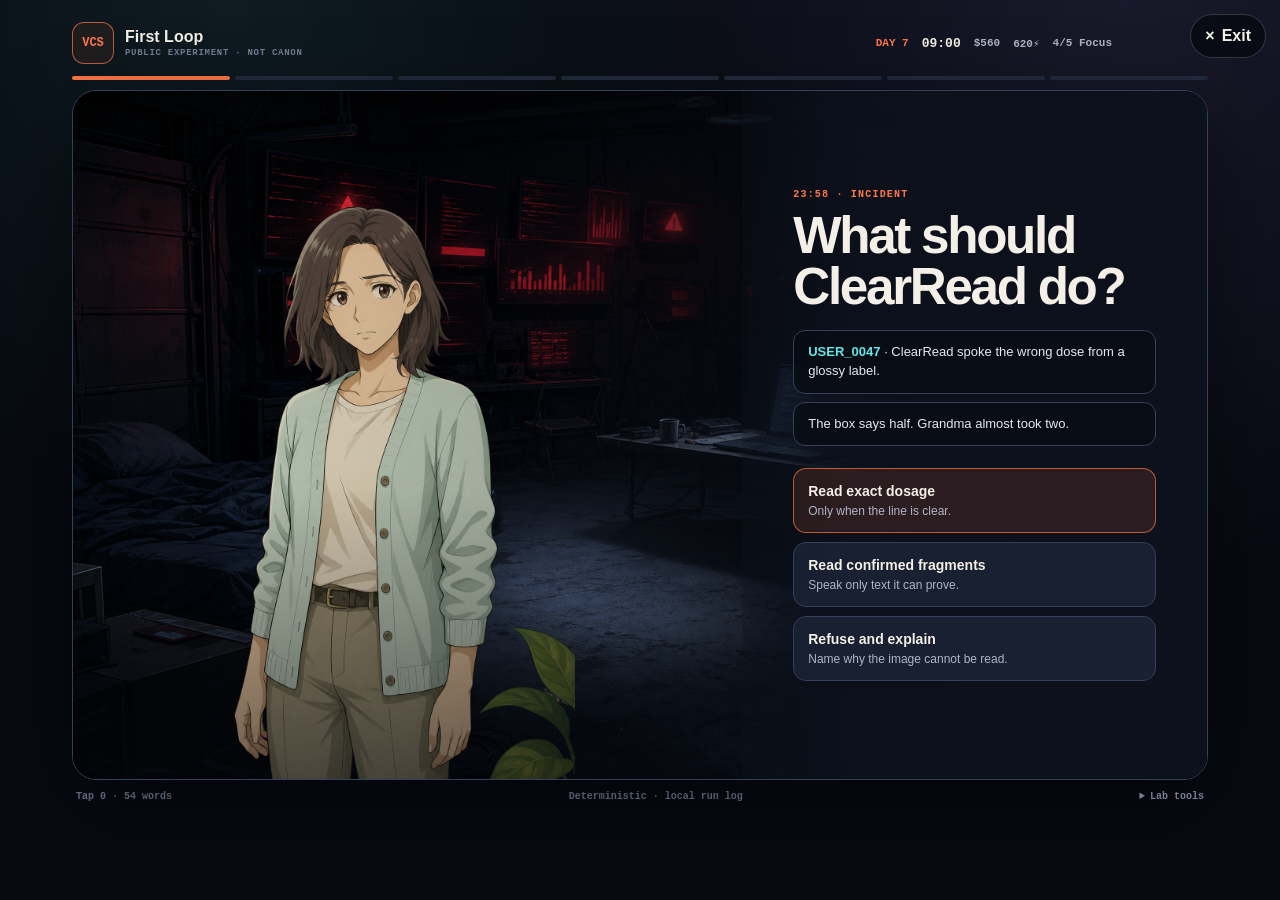
<file: first-loop-experiment/index.html>
<!doctype html>
<html lang="en">
<head>
  <meta charset="utf-8">
  <meta name="viewport" content="width=device-width, initial-scale=1, viewport-fit=cover">
  <meta name="theme-color" content="#080b13">
  <title>First Loop Experiment · Vibe Coder Simulator</title>
  <meta name="description" content="A concise, deterministic experiment for the Vibe Coder Simulator product-building loop.">
  <link rel="stylesheet" href="styles.css?v=2">
</head>
<body>
  <a class="exit-link" id="exit-link" href="../mvp-deck.html#play" aria-label="Exit experiment">× <span>Exit</span></a>

  <main class="experiment-shell">
    <header class="experiment-header">
      <div class="brand">
        <span class="brand-mark">VCS</span>
        <div><strong>First Loop</strong><small>public experiment · not canon</small></div>
      </div>
      <div class="run-status" aria-label="Run status">
        <span id="status-day">DAY 7</span>
        <strong id="status-time">09:00</strong>
        <span id="status-cash">$560</span>
        <span id="status-credits">620⚡</span>
        <span id="status-focus">4/5 Focus</span>
      </div>
    </header>

    <nav class="progress" id="progress" aria-label="Experiment progress"></nav>

    <section class="stage" id="stage">
      <div class="scene-art" id="scene-art" aria-hidden="true"></div>
      <img class="portrait" id="portrait" alt="" hidden>
      <div class="stage-vignette" aria-hidden="true"></div>
      <article class="decision-panel" id="decision-panel" aria-live="polite"></article>
    </section>

    <footer class="experiment-footer">
      <span id="screen-metric">Tap 0 · 0 words</span>
      <span>Deterministic · local run log</span>
      <details class="lab-tools">
        <summary>Lab tools</summary>
        <div>
          <button type="button" id="copy-run">Copy run</button>
          <button type="button" id="restart-run">Restart</button>
        </div>
      </details>
    </footer>
  </main>

  <div class="toast" id="toast" role="status" aria-live="polite"></div>
  <script src="experiment.js?v=2"></script>
</body>
</html>
</file>
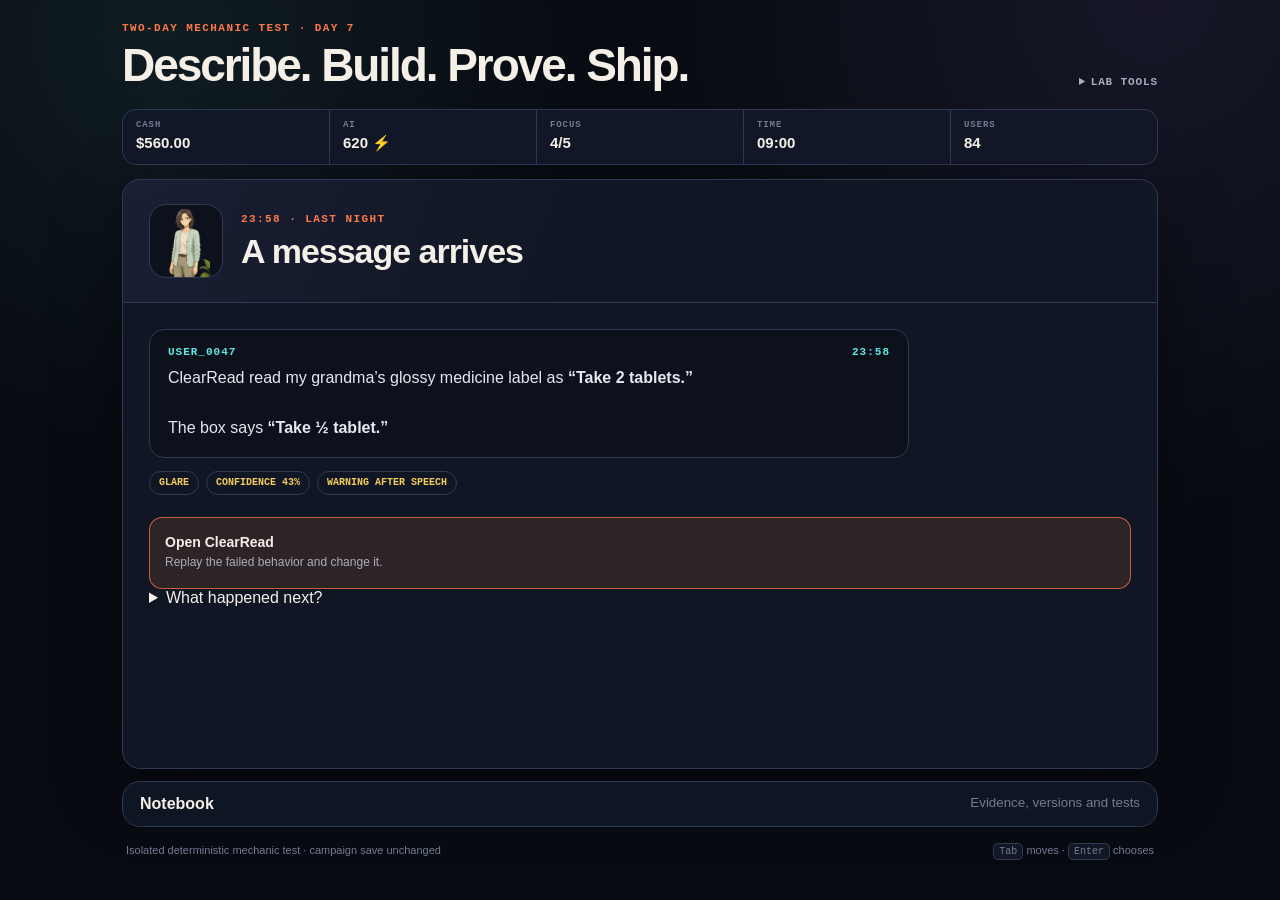
<file: mechanic-lab/index.html>
<!doctype html>
<html lang="en">
<head>
  <meta charset="utf-8">
  <meta name="viewport" content="width=device-width, initial-scale=1">
  <meta name="theme-color" content="#0b0f18">
  <title>Vibe Coder Mechanic Lab</title>
  <meta name="description" content="A text-first playable experiment for the Vibe Coder Simulator creation loop.">
  <link rel="stylesheet" href="styles.css">
</head>
<body>
  <main class="lab-shell">
    <header class="lab-header">
      <div>
        <p class="eyebrow" id="run-kicker">TWO-DAY MECHANIC TEST · DAY 7</p>
        <h1>Describe. Build. Prove. Ship.</h1>
      </div>
      <details class="lab-tools">
        <summary>Lab tools</summary>
        <div class="header-actions">
          <button class="quiet-button" id="copy-log" type="button">Copy run log</button>
          <button class="quiet-button" id="toggle-debug" type="button" aria-pressed="false">Show state</button>
          <button class="quiet-button danger" id="reset-run" type="button">Restart</button>
        </div>
      </details>
    </header>

    <section class="status-strip" aria-label="Current resources">
      <div class="status-item"><span>CASH</span><strong id="status-cash">$560.00</strong></div>
      <div class="status-item"><span>AI</span><strong id="status-credits">620 ⚡</strong></div>
      <div class="status-item"><span>FOCUS</span><strong id="status-focus">4/5</strong></div>
      <div class="status-item"><span>TIME</span><strong id="status-time">09:00</strong></div>
      <div class="status-item"><span>USERS</span><strong id="status-users">84</strong></div>
      <span id="status-build" hidden>0.7.4</span>
      <span id="status-goal" hidden>Understand the incident</span>
    </section>

    <section class="play-surface" id="play-surface" aria-live="polite"></section>

    <details class="run-notebook">
      <summary>
        <span>Notebook</span>
        <small>Evidence, versions and tests</small>
      </summary>
      <div class="notebook-content">
        <div class="notebook-heading">
          <div>
            <p class="eyebrow">OPTIONAL DETAIL</p>
            <h2>What this run knows</h2>
          </div>
          <span class="pulse" aria-hidden="true"></span>
        </div>

        <section class="notebook-section">
          <h3>Evidence</h3>
          <div id="evidence-list" class="notebook-list"></div>
        </section>

        <section class="notebook-section">
          <h3>Build history</h3>
          <div id="build-list" class="notebook-list"></div>
        </section>

        <section class="notebook-section">
          <h3>Tests</h3>
          <div id="test-list" class="notebook-list"></div>
        </section>

        <details class="debug-panel" id="debug-panel">
          <summary>Internal deterministic state</summary>
          <pre id="debug-state"></pre>
        </details>
      </div>
    </details>

    <footer class="lab-footer">
      <p>Isolated deterministic mechanic test · campaign save unchanged</p>
      <p><kbd>Tab</kbd> moves · <kbd>Enter</kbd> chooses</p>
    </footer>
  </main>

  <div class="toast" id="toast" role="status" aria-live="polite"></div>
  <script src="lab.js"></script>
</body>
</html>
</file>
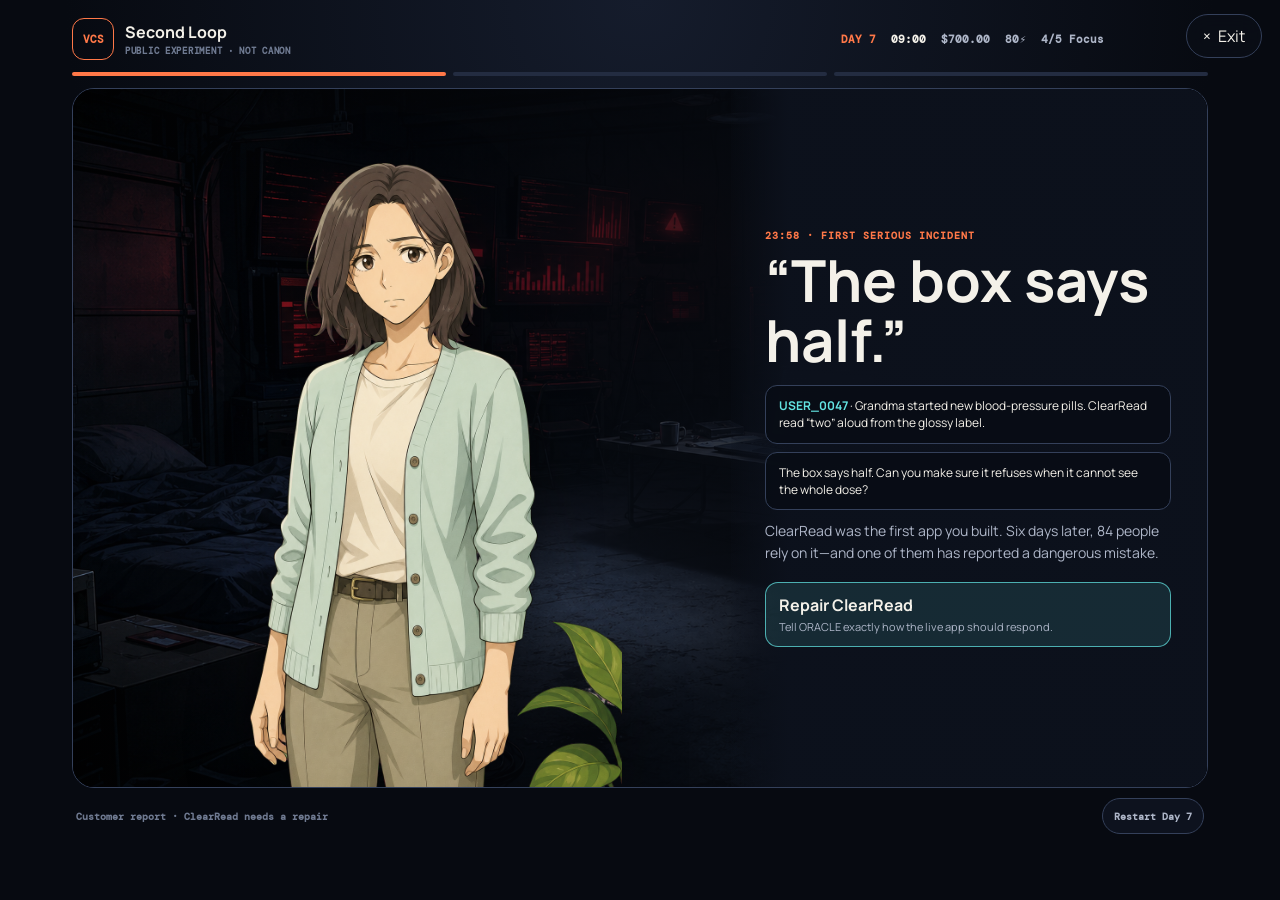
<file: second-loop-experiment/index.html>
<!doctype html>
<html lang="en">
<head>
  <meta charset="utf-8">
  <meta name="viewport" content="width=device-width, initial-scale=1, viewport-fit=cover">
  <meta name="theme-color" content="#080b13">
  <title>Second Loop Experiment · Vibe Coder Simulator</title>
  <meta name="description" content="A nested-loop experiment separating ORACLE product work from Garage HQ settlement.">
  <link rel="stylesheet" href="styles.css?v=10">
</head>
<body>
  <a class="exit-link" href="../mvp-deck.html#play" aria-label="Exit experiment">× <span>Exit</span></a>
  <main class="shell">
    <header class="topbar">
      <div class="brand"><span>VCS</span><div><strong>Second Loop</strong><small>public experiment · not canon</small></div></div>
      <div class="hud" id="hud" aria-label="Company resources"></div>
    </header>
    <nav class="phase" id="phase" aria-label="Experiment phase"></nav>
    <section class="surface" id="surface" aria-live="polite"></section>
    <footer class="footer">
      <span id="status-line">Garage HQ</span>
      <button type="button" class="text-button" id="reset-button">Restart Day 7</button>
    </footer>
  </main>
  <div class="toast" id="toast" role="status" aria-live="polite"></div>
  <script src="experiment.js?v=12"></script>
</body>
</html>
</file>
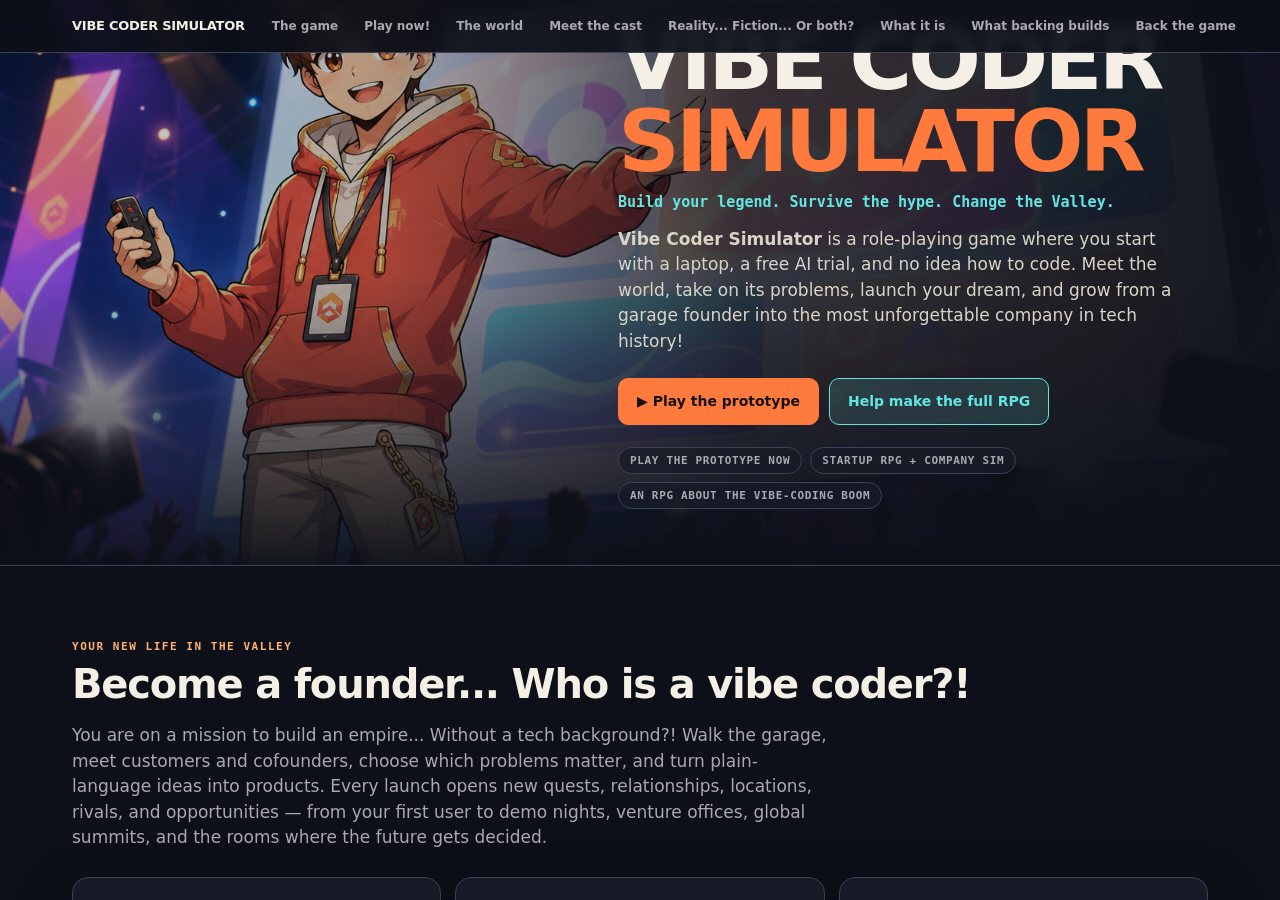
<file: v2/index.html>
<!doctype html>
<html lang="en">
<head>
<meta charset="utf-8">
<meta name="viewport" content="width=device-width,initial-scale=1">
<title>Vibe Coder Simulator — V2 Approval Preview</title>
<style>
  html,body{margin:0;width:100%;height:100%;overflow:hidden;background:#0d1018}
  #campaign{display:block;width:100%;height:100%;border:0;opacity:0;transition:opacity .18s ease}
  #campaign.ready{opacity:1}
  noscript{display:block;padding:24px;color:#f5f0e6;font:16px/1.5 system-ui,sans-serif}
</style>
</head>
<body>
<iframe id="campaign" src="../index.html#play" title="Vibe Coder Simulator public-site V2 approval preview"></iframe>
<noscript>This approval preview requires JavaScript.</noscript>
<script>
  const campaign=document.getElementById('campaign');
  let gameFrame=null;
  let gameModalOpen=false;
  function updateExitControl(){
    const button=campaign.contentDocument?.getElementById('demo-close');
    const label=button?.querySelector('span:last-child');
    if(label)label.textContent=gameModalOpen?'Close menu':'Exit game';
    if(button)button.setAttribute('aria-label',gameModalOpen?'Close the open game menu':'Close the expanded game');
  }
  window.addEventListener('message',event=>{
    if(event.data?.type!=='vcs-modal-state')return;
    gameModalOpen=Boolean(event.data.open);
    updateExitControl();
  });
  campaign.addEventListener('load',()=>{
    const game=campaign.contentDocument&&campaign.contentDocument.querySelector('.demo-frame iframe');
    if(!game){
      document.querySelector('noscript').textContent='The campaign page loaded, but its prototype frame was not found.';
      campaign.classList.add('ready');
      return;
    }
    gameFrame=game;
    game.src='v2/playable-prototype-v5.html?v=360589ae5571';
    const exit=campaign.contentDocument.getElementById('demo-close');
    exit?.addEventListener('click',event=>{
      if(!gameModalOpen)return;
      event.preventDefault();
      event.stopImmediatePropagation();
      gameFrame?.contentWindow?.VCSPrototype?.closeModal();
      gameModalOpen=false;
      updateExitControl();
    },true);
    const note=campaign.contentDocument.querySelector('.demo-note p');
    if(note)note.textContent='Choose a station to open its action.';
    campaign.classList.add('ready');
  },{once:true});
</script>
</body>
</html>
</file>
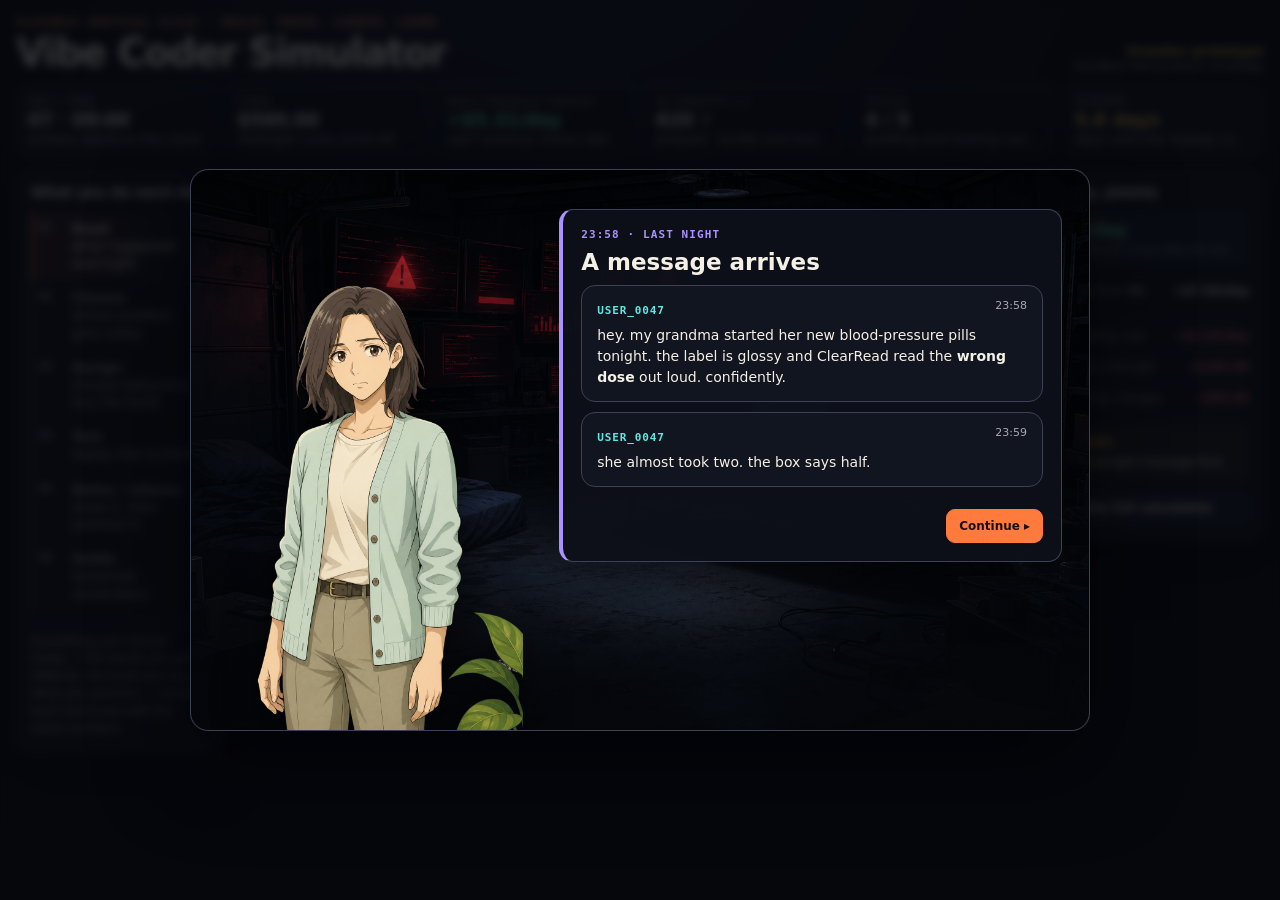
<file: playable-prototype-v5.html>
<!DOCTYPE html>
<html lang="en">
<head>
<meta charset="utf-8">
<meta name="viewport" content="width=device-width, initial-scale=1">
<title>Vibe Coder Simulator — Investor Prototype</title>
<style>
  :root{
    --bg:#0d1018;--panel:#171b27;--panel2:#202536;--panel3:#292f42;--ink:#f5f0e6;
    --muted:#aba8b1;--line:#3b4257;--orange:#ff7a3d;--orange2:#ffb26f;--cyan:#62e6e2;
    --green:#73e7a6;--yellow:#f3cc62;--red:#ff7777;--violet:#aa92ff;--shadow:0 20px 55px rgba(0,0,0,.35)
  }
  *{box-sizing:border-box}
  html,body{margin:0;min-height:100%;overflow-x:hidden;background:radial-gradient(circle at 45% -20%,#24273b 0,var(--bg) 48%);color:var(--ink);font-family:Inter,ui-sans-serif,system-ui,-apple-system,BlinkMacSystemFont,"Segoe UI",sans-serif}
  button{font:inherit}
  button:focus-visible{outline:3px solid var(--cyan);outline-offset:3px}
  .app{min-height:100vh;padding:16px}
  .topbar{max-width:1500px;margin:0 auto 12px;display:grid;grid-template-columns:minmax(230px,1fr) auto;gap:18px;align-items:end}
  .eyebrow,.micro{font:700 11px/1.2 ui-monospace,SFMono-Regular,Menlo,monospace;letter-spacing:.12em;text-transform:uppercase;color:var(--orange2)}
  h1{font-size:clamp(24px,3vw,40px);line-height:1;margin:5px 0 0;letter-spacing:-.04em}
  .prototype-tag{color:var(--muted);font-size:13px;text-align:right}.prototype-tag b{color:var(--yellow)}
  .orientation-hint{display:none;max-width:1500px;margin:0 auto 8px;padding:9px 11px;border:1px solid rgba(98,230,226,.34);border-radius:10px;background:rgba(98,230,226,.08);color:var(--muted);font-size:12px;line-height:1.35}.orientation-hint b{color:var(--cyan)}
  .hud{max-width:1500px;margin:0 auto 12px;display:grid;grid-template-columns:repeat(6,minmax(100px,1fr));gap:8px}
  .hud-card{background:rgba(23,27,39,.9);border:1px solid var(--line);border-radius:12px;padding:9px 11px;min-width:0}
  .hud-card span{display:block;color:var(--muted);font-size:11px;text-transform:uppercase;letter-spacing:.08em}
  .hud-card strong{display:block;font-size:18px;margin-top:1px;white-space:nowrap;overflow:hidden;text-overflow:ellipsis}
  .hud-card small{display:block;color:var(--muted);margin-top:2px;white-space:nowrap;overflow:hidden;text-overflow:ellipsis}
  .hud-card.good strong{color:var(--green)}.hud-card.warn strong{color:var(--yellow)}
  .layout{max-width:1500px;margin:0 auto;display:grid;grid-template-columns:205px minmax(560px,1fr) 270px;gap:12px;align-items:start}
  .side{background:rgba(23,27,39,.9);border:1px solid var(--line);border-radius:16px;padding:14px;box-shadow:var(--shadow)}
  .side h2{font-size:14px;margin:0 0 12px}
  .loop-step{display:grid;grid-template-columns:25px 1fr;gap:8px;padding:9px 6px;border-left:2px solid var(--line);color:var(--muted)}
  .loop-step .n{font:700 11px ui-monospace,monospace;color:var(--muted)}
  .loop-step b{display:block;color:inherit;font-size:13px}.loop-step small{display:block;line-height:1.3;margin-top:2px}
  .loop-step.active{border-left-color:var(--orange);background:linear-gradient(90deg,rgba(255,122,61,.14),transparent);color:var(--ink)}
  .loop-step.done{border-left-color:var(--green);color:var(--green)}
  .side-note{border-top:1px solid var(--line);margin-top:10px;padding-top:10px;color:var(--muted);font-size:12px;line-height:1.45}
  .game{background:var(--panel);border:1px solid var(--line);border-radius:16px;overflow:hidden;box-shadow:var(--shadow);min-width:0}
  .game-head{display:flex;justify-content:space-between;gap:12px;align-items:center;padding:12px 14px;border-bottom:1px solid var(--line)}
  .game-head h2{font-size:16px;margin:0}.game-head p{font-size:12px;margin:2px 0 0;color:var(--muted)}
  .status-pill{font:700 11px ui-monospace,monospace;color:var(--cyan);border:1px solid rgba(98,230,226,.45);border-radius:999px;padding:6px 9px;white-space:nowrap}
  .world{position:relative;aspect-ratio:16/8;min-height:330px;overflow:hidden;background:#b6a68b;background-image:linear-gradient(rgba(11,13,18,.12) 1px,transparent 1px),linear-gradient(90deg,rgba(11,13,18,.12) 1px,transparent 1px),url('ChatGPT/R-assets/pixel-drafts/tilesets/Garage/garage-tileset-tier-2-v1.png');background-size:5% 8%,5% 8%,400% 400%;background-position:0 0,0 0,0 100%;image-rendering:pixelated;isolation:isolate}
  .world::before{content:"";position:absolute;inset:0;background:linear-gradient(180deg,rgba(255,229,181,.16),rgba(255,202,130,.06));mix-blend-mode:screen;pointer-events:none}
  .world-label{position:absolute;left:14px;top:12px;z-index:8;background:rgba(13,16,24,.86);border:1px solid rgba(255,255,255,.16);border-radius:8px;padding:7px 9px;font:700 11px ui-monospace,monospace;letter-spacing:.08em}
  .station{position:absolute;z-index:7;transform:translate(-50%,-50%);border:1px solid rgba(255,255,255,.25);border-radius:10px;background:rgba(13,16,24,.9);color:var(--ink);padding:8px 10px;cursor:pointer;box-shadow:0 8px 25px rgba(0,0,0,.28);text-align:left;min-width:105px;backdrop-filter:blur(4px)}
  .station:hover{border-color:var(--cyan);background:rgba(27,32,46,.95)}
  .station strong{display:block;font-size:12px}.station small{display:block;color:var(--muted);font-size:10px;margin-top:2px}
  .station.done{border-color:var(--green)}.station.locked{opacity:.62}.station .dot{display:inline-block;width:8px;height:8px;border-radius:50%;background:var(--yellow);margin-right:5px}.station.done .dot{background:var(--green)}
  .station[data-station="oracle"]{left:19%;top:24%;box-shadow:0 0 24px rgba(98,230,226,.38),0 8px 25px rgba(0,0,0,.28)}.station[data-station="test"]{left:77%;top:23%}.station[data-station="activity"]{left:18%;top:66%}.station[data-station="coffee"]{left:78%;top:65%}.station[data-station="door"]{left:50%;top:79%}
  .player{position:absolute;z-index:5;width:104px;height:104px;left:50%;top:70%;transform:translate(-50%,-97%);background-image:url('assets/generated/sprites/PC-01/frames/idle/front-01.png');background-size:100% 100%;background-position:center;background-repeat:no-repeat;image-rendering:pixelated;filter:drop-shadow(0 8px 5px rgba(0,0,0,.45));pointer-events:none}
  .world-message{position:relative;z-index:8;width:100%;background:#11151f;border-top:1px solid rgba(255,178,111,.45);border-bottom:1px solid var(--line);padding:8px 14px;color:#d9d4c8;font-size:11px;line-height:1.35;pointer-events:none}
  .controls{display:flex;justify-content:space-between;gap:10px;align-items:center;padding:10px 12px;border-top:1px solid var(--line);background:var(--panel)}
  .controls .help{color:var(--muted);font-size:12px}.button-row{display:flex;gap:8px;flex-wrap:wrap;justify-content:flex-end}
  .btn{border:1px solid var(--line);border-radius:9px;background:var(--panel2);color:var(--ink);padding:9px 12px;cursor:pointer;font-weight:700;font-size:12px}.btn:hover{border-color:var(--orange2)}.btn.primary{background:var(--orange);border-color:var(--orange);color:#17110d}.btn.cyan{background:rgba(98,230,226,.14);border-color:var(--cyan);color:var(--cyan)}.btn.ghost{background:transparent}.btn.danger{background:rgba(255,119,119,.14);border-color:var(--red);color:var(--red)}.btn:disabled{opacity:.45;cursor:not-allowed}
  .economy h2{font-size:14px;margin:0 0 10px}.equation{background:var(--panel2);border-radius:10px;padding:10px;margin-bottom:10px}.equation b{font-size:17px;color:var(--green)}.equation span{display:block;color:var(--muted);font-size:11px;margin-top:3px}
  .line-item{display:grid;grid-template-columns:1fr auto;gap:8px;padding:8px 0;border-bottom:1px solid var(--line);font-size:12px}.line-item:last-child{border-bottom:0}.line-item span{color:var(--muted)}.line-item strong.good{color:var(--green)}.line-item strong.bad{color:var(--red)}
  .impact{margin-top:10px;padding:10px;border-left:3px solid var(--yellow);background:rgba(243,204,98,.08);font-size:12px;line-height:1.45}.impact b{display:block;color:var(--yellow);margin-bottom:3px}
  .phone{margin-top:10px;width:100%}
  .overlay{position:fixed;inset:0;z-index:30;background:rgba(4,6,10,.8);display:grid;place-items:center;padding:18px;backdrop-filter:blur(5px)}.overlay[hidden]{display:none}
  .modal{width:min(900px,96vw);max-height:92vh;overflow:auto;background:var(--panel);border:1px solid var(--line);border-radius:18px;box-shadow:0 30px 90px rgba(0,0,0,.6)}
  .modal-head{display:flex;justify-content:space-between;gap:16px;align-items:flex-start;padding:16px 18px;border-bottom:1px solid var(--line)}.modal-head h2{margin:3px 0 0;font-size:22px}.modal-head p{margin:4px 0 0;color:var(--muted);font-size:13px}.close{border:1px solid var(--line);background:transparent;color:var(--muted);border-radius:8px;padding:7px 9px;cursor:pointer}
  .modal-body{padding:18px}.brief-grid{display:grid;grid-template-columns:repeat(3,1fr);gap:10px;margin:13px 0}.brief-card{background:var(--panel2);border:1px solid var(--line);border-radius:11px;padding:12px}.brief-card .k{color:var(--muted);font-size:11px;text-transform:uppercase;letter-spacing:.07em}.brief-card strong{display:block;font-size:18px;margin:4px 0}.brief-card p{font-size:12px;line-height:1.45;margin:0;color:var(--muted)}
  .brief-card.danger{border-color:rgba(255,119,119,.55)}.brief-card.opportunity{border-color:rgba(115,231,166,.55)}
  .task-grid{display:grid;grid-template-columns:repeat(3,1fr);gap:12px;margin:12px 0}.task-card{display:flex;flex-direction:column;border:1px solid var(--line);border-radius:13px;background:var(--panel2);padding:0 0 14px;overflow:hidden}.task-card.featured{border-color:rgba(98,230,226,.58)}
  .task-art{height:96px;background-size:300% 200%;background-repeat:no-repeat;image-rendering:auto;border-bottom:1px solid var(--line)}
  .task-card .inner{padding:12px 14px 0;display:flex;flex-direction:column;flex:1}
  .task-card .app-type{font:700 10px ui-monospace,monospace;color:var(--cyan);letter-spacing:.08em;text-transform:uppercase}.task-card h3{font-size:16px;margin:7px 0}.task-card p{font-size:12px;color:var(--muted);line-height:1.45;margin:0 0 8px}
  .receipt{border:1px dashed var(--line);border-radius:9px;background:#11151f;padding:8px 10px;margin:0 0 10px;font-size:11px}
  .receipt b{display:block;font-size:10px;letter-spacing:.07em;text-transform:uppercase;color:var(--yellow);margin-bottom:4px}
  .receipt.gain b{color:var(--green)}.receipt.bill b{color:var(--red)}
  .receipt .r-row{display:grid;grid-template-columns:1fr auto;gap:8px;padding:2px 0}.receipt .r-row span{color:var(--muted)}.receipt .r-row strong{font-weight:700}
  .receipt .arrow{color:var(--muted)}
  .task-card .btn{margin-top:auto;width:100%}
  .scene{position:relative;min-height:560px;overflow:hidden;background:linear-gradient(180deg,rgba(11,13,18,.2),rgba(11,13,18,.88)),url('ChatGPT/UI-UX/backgrounds/BG-01-DAY/bg-01-day-v1.png') center/cover;border-radius:18px}
  .scene.night{background:linear-gradient(180deg,rgba(4,6,10,.35),rgba(4,6,10,.9)),url('ChatGPT/UI-UX/backgrounds/BG-12/bg-12-dark-night-garage-v1.png') center/cover}
  .scene.stage{background:linear-gradient(180deg,rgba(11,13,18,.25),rgba(11,13,18,.85)),url('ChatGPT/UI-UX/backgrounds/PROTO-ART-01/proto-art-01-hackathon-demo-stage-v1.png') center/cover}
  .scene.ending{background:linear-gradient(180deg,rgba(4,6,10,.3),rgba(4,6,10,.93)),url('ChatGPT/UI-UX/endings/PROTO-ART-02/proto-art-02-runway-zero-v1.png') center/cover}
  .scene-character{position:absolute;left:2%;bottom:0;height:84%;max-width:38%;object-fit:contain;object-position:left bottom;filter:drop-shadow(0 18px 22px rgba(0,0,0,.55))}
  .scene-box{position:absolute;right:3%;top:7%;width:56%;background:rgba(13,16,24,.96);border:1px solid var(--line);border-left:4px solid var(--violet);border-radius:14px;padding:18px;box-shadow:var(--shadow)}
  .scene-box.wide{width:64%}
  .scene-box .speaker{font:700 11px ui-monospace,monospace;letter-spacing:.1em;color:var(--violet)}
  .scene-box h2{font-size:23px;margin:8px 0}.scene-box p{font-size:15px;line-height:1.55;margin:0 0 12px}
  .scene-box .aside{font-size:12px;color:var(--muted);border-top:1px solid var(--line);padding-top:10px}
  .phone-msg{background:#11151f;border:1px solid var(--line);border-radius:14px;padding:13px 15px;margin:10px 0;max-width:520px}
  .phone-msg .from{font:700 11px ui-monospace,monospace;color:var(--cyan);letter-spacing:.08em}
  .phone-msg .when{float:right;font-size:11px;color:var(--muted)}
  .phone-msg p{margin:7px 0 0;font-size:14px;line-height:1.5}
  .qa-step{margin:14px 0}
  .qa-step .qnum{font:700 11px ui-monospace,monospace;color:var(--cyan);letter-spacing:.08em}
  .qa-step h3{font-size:19px;margin:6px 0 12px}
  .qa-options{display:grid;gap:8px}
  .qa-option{border:1px solid var(--line);border-radius:11px;background:var(--panel2);color:var(--ink);padding:12px 14px;cursor:pointer;text-align:left}
  .qa-option:hover{border-color:var(--cyan)}
  .qa-option b{display:block;font-size:14px}.qa-option small{display:block;color:var(--muted);margin-top:3px;font-size:12px}
  .instruction-panel{background:#10131c;border:1px dashed var(--line);border-radius:10px;padding:12px;margin-top:14px;font:13px/1.7 ui-monospace,monospace;color:var(--ink)}
  .instruction-panel .slot-label{display:block;font:700 9px ui-monospace,monospace;letter-spacing:.08em;color:var(--violet);margin-bottom:4px}
  .instruction-panel .pending{color:var(--muted)}
  .build-choice{display:grid;grid-template-columns:1fr 1fr;gap:12px;margin:14px 0}
  .build-card{border:1px solid var(--line);border-radius:13px;background:var(--panel2);padding:14px}
  .build-card.careful{border-color:rgba(115,231,166,.5)}
  .build-card h3{margin:0 0 6px;font-size:16px}.build-card p{font-size:13px;color:var(--muted);line-height:1.5;margin:0 0 10px}
  .build-card .price{font:700 13px ui-monospace,monospace;color:var(--yellow);margin-bottom:10px}
  .prompt-top{display:grid;grid-template-columns:1fr 1fr;gap:12px;margin-bottom:14px}.choice-group{background:var(--panel2);border:1px solid var(--line);border-radius:11px;padding:11px}.choice-group>strong{display:block;font-size:12px;margin-bottom:8px}.option-row{display:flex;gap:6px;flex-wrap:wrap}.option-btn{border:1px solid var(--line);border-radius:8px;background:var(--panel3);color:var(--muted);padding:7px 9px;cursor:pointer;text-align:left}.option-btn b{display:block;color:var(--ink);font-size:11px}.option-btn small{font-size:10px}.option-btn.selected{border-color:var(--cyan);background:rgba(98,230,226,.12);color:var(--cyan)}
  .slot-label{display:block;font:700 9px ui-monospace,monospace;letter-spacing:.08em;color:var(--violet);margin-bottom:2px}
  .coverage{display:grid;grid-template-columns:repeat(2,1fr);gap:6px;margin:10px 0}.coverage div,.coverage button{border:1px solid var(--line);border-radius:8px;padding:8px;background:#11151f;color:var(--ink);text-align:left;cursor:pointer}.coverage b{display:block;font-size:10px;line-height:1.35}.coverage span{display:block;font-size:10px;color:var(--muted);margin-top:3px}.coverage .covered{border-color:var(--green)}.coverage .covered b{color:var(--green)}
  .cost-preview{display:grid;grid-template-columns:repeat(4,1fr);gap:8px;margin-top:12px}.cost-preview div{background:var(--panel2);border-radius:9px;padding:9px}.cost-preview span{display:block;color:var(--muted);font-size:10px;text-transform:uppercase}.cost-preview strong{display:block;margin-top:3px;font-size:14px}.cost-preview .danger strong{color:var(--red)}
  .token-bar{height:9px;background:var(--panel3);border-radius:999px;overflow:hidden;margin:8px 0 12px}.token-bar i{display:block;height:100%;background:var(--cyan);width:0;transition:width .2s}
  .chips{display:flex;gap:8px;flex-wrap:wrap}.chip-btn{border:1px solid var(--line);border-radius:999px;background:var(--panel2);color:var(--ink);padding:8px 11px;cursor:pointer;font-size:12px}.chip-btn.selected{border-color:var(--cyan);background:rgba(98,230,226,.13);color:var(--cyan)}.chip-btn.risky.selected{border-color:var(--orange);background:rgba(255,122,61,.14);color:var(--orange2)}.chip-btn.blocked{opacity:.5}
  .prompt-readback{margin-top:14px;background:#10131c;border:1px dashed var(--line);border-radius:10px;padding:12px;min-height:55px;font:12px/1.6 ui-monospace,monospace;color:var(--muted)}
  .scope-grid{display:grid;grid-template-columns:1fr 1fr;gap:12px;margin:12px 0}.scope-box{background:var(--panel2);border:1px solid var(--line);border-radius:11px;padding:12px}.scope-box h3{font-size:13px;margin:0 0 6px}.scope-box ul{margin:0;padding-left:18px;color:var(--muted);font-size:12px;line-height:1.5}.scope-box.risk{border-color:rgba(255,119,119,.5)}
  .plain-rule{border-left:3px solid var(--cyan);padding:9px 11px;background:rgba(98,230,226,.08);font-size:13px;line-height:1.45;margin:12px 0}.modal-actions{display:flex;justify-content:flex-end;gap:8px;padding-top:12px;flex-wrap:wrap}
  .test-list{display:grid;gap:9px;margin:12px 0}.test-row{display:grid;grid-template-columns:28px 1fr auto;gap:9px;align-items:center;padding:11px;background:var(--panel2);border:1px solid var(--line);border-radius:10px}.test-row .icon{font-size:18px}.test-row b{display:block;font-size:13px}.test-row small{display:block;color:var(--muted);margin-top:2px}.test-row strong.pass{color:var(--green)}.test-row strong.fail{color:var(--red)}
  .fail-why{grid-column:1/-1;border-top:1px dashed var(--line);padding-top:8px;font-size:12px;line-height:1.5}
  .fail-why b{display:inline;color:var(--red);font-size:12px}
  .fail-why .fix{display:inline-block;margin-left:8px;color:var(--cyan);cursor:pointer;border:1px solid rgba(98,230,226,.4);border-radius:999px;padding:2px 9px;font-size:11px;background:transparent}
  .work-board{display:grid;gap:9px;margin:12px 0}
  .work-item{display:grid;grid-template-columns:1fr;gap:4px;padding:11px;background:#11151f;border:1px solid var(--line);border-radius:10px;font-size:12px;line-height:1.5}
  .work-item b{font-size:12px;color:var(--cyan)}
  .work-item.trade{border-color:rgba(243,204,98,.5)}.work-item.trade b{color:var(--yellow)}
  .copy-grid{display:grid;grid-template-columns:1fr 1fr;gap:12px}.copy-card{border:1px solid var(--line);border-radius:12px;background:var(--panel2);padding:14px}.copy-card h3{margin:0 0 7px;font-size:15px}.copy-card blockquote{margin:8px 0;padding:10px;background:#11151f;border-left:3px solid var(--cyan);font-size:14px}.copy-card.risky blockquote{border-left-color:var(--orange)}.copy-card ul{padding-left:18px;color:var(--muted);font-size:12px;line-height:1.5}
  .record-tabs{display:flex;gap:6px;flex-wrap:wrap;margin-bottom:12px}.record-tab{border:1px solid var(--line);background:var(--panel2);color:var(--muted);border-radius:999px;padding:7px 10px;cursor:pointer}.record-tab.active{border-color:var(--orange);color:var(--orange2)}.record-row{display:grid;grid-template-columns:150px 1fr;gap:12px;padding:12px 0;border-bottom:1px solid var(--line)}.record-row:last-child{border-bottom:0}.record-row b{font-size:12px}.record-row span{color:var(--muted);font-size:13px;line-height:1.45}
  .settle-table{width:100%;border-collapse:collapse;margin:12px 0}.settle-table td{padding:9px;border-bottom:1px solid var(--line);font-size:13px}.settle-table td:last-child{text-align:right;font-weight:700}.settle-table tr.total td{font-size:17px;border-top:2px solid var(--line);border-bottom:0}.lesson{padding:12px;border-radius:10px;background:rgba(115,231,166,.08);border:1px solid rgba(115,231,166,.4);line-height:1.5;font-size:13px}
  .task-reminder{display:grid;grid-template-columns:1fr auto;gap:12px;align-items:center;padding:11px 12px;margin-bottom:12px;border-left:3px solid var(--orange);background:rgba(255,122,61,.08)}.task-reminder b{display:block}.task-reminder span{display:block;color:var(--muted);font-size:12px;margin-top:3px}.task-reminder strong{color:var(--orange2);font-size:12px;white-space:nowrap}
  .resource-bar{display:flex;gap:7px;flex-wrap:wrap;margin-top:10px}.resource-bar span{border:1px solid var(--line);border-radius:999px;background:#11151f;padding:5px 8px;font:700 11px ui-monospace,monospace;color:var(--muted)}.resource-bar b{color:var(--ink)}
  .toast{position:fixed;z-index:50;left:50%;bottom:24px;transform:translate(-50%,30px);opacity:0;background:#11151f;border:1px solid var(--orange2);border-radius:10px;padding:10px 14px;box-shadow:var(--shadow);transition:.2s}.toast.show{opacity:1;transform:translate(-50%,0)}
  @media(max-width:1100px){.layout{grid-template-columns:180px 1fr}.economy{grid-column:1/-1;display:grid;grid-template-columns:220px 1fr;gap:14px}.hud{grid-template-columns:repeat(4,1fr)}}
  @media(max-width:760px){
    .app{padding:max(8px,env(safe-area-inset-top)) max(8px,env(safe-area-inset-right)) max(12px,env(safe-area-inset-bottom)) max(8px,env(safe-area-inset-left))}
    .topbar{grid-template-columns:1fr;margin-bottom:8px}.topbar h1{font-size:24px}.prototype-tag{display:none}
    .hud{display:flex;gap:7px;overflow-x:auto;scroll-snap-type:x proximity;padding-bottom:4px}.hud-card{flex:0 0 152px;scroll-snap-align:start}.hud-card strong{font-size:16px}
    .layout{grid-template-columns:1fr}.loop-rail{display:grid;grid-template-columns:repeat(6,1fr);gap:3px;overflow-x:auto;scroll-snap-type:x proximity}.loop-rail h2,.side-note{display:none}.loop-step{display:block;min-width:96px;min-height:58px;border-left:0;border-bottom:2px solid var(--line);scroll-snap-align:start}.loop-step.active{border-bottom-color:var(--orange)}.loop-step.done{border-bottom-color:var(--green)}
    .game{border-radius:12px}.game-head{align-items:flex-start}.game-head h2{font-size:15px}.status-pill{padding:6px 8px}
    .world{min-height:480px;aspect-ratio:auto;background-size:10% 8%,10% 8%,560% 420%;background-position:0 0,0 0,42% 100%}.world-message{width:100%;top:auto;font-size:12px;padding:10px 12px}
    .station{min-width:112px;min-height:52px;padding:8px}.station strong{font-size:11px}.station small{font-size:9px}.player{width:88px;height:88px}
    .controls{align-items:stretch;flex-direction:column;padding:12px}.button-row{justify-content:stretch}.button-row .btn{flex:1;min-height:44px}
    .economy{display:block}.brief-grid,.copy-grid,.task-grid,.prompt-top,.scope-grid,.build-choice{grid-template-columns:1fr}.coverage,.cost-preview{grid-template-columns:repeat(2,1fr)}
    .overlay{padding:0;place-items:stretch}.modal{width:100%;height:100dvh;max-height:none;border:0;border-radius:0;padding-bottom:env(safe-area-inset-bottom)}.modal-head{position:sticky;top:0;z-index:3;padding:13px 14px;background:rgba(23,27,39,.98)}.modal-head h2{font-size:19px}.modal-body{padding:12px}
    .scene{min-height:calc(100dvh - 24px);border-radius:0}.scene-character{z-index:1;top:8px;bottom:auto;left:50%;width:96%;height:52dvh;max-width:96%;object-position:center top;transform:translateX(-50%);-webkit-mask-image:linear-gradient(to bottom,#000 0%,#000 82%,transparent 100%);mask-image:linear-gradient(to bottom,#000 0%,#000 82%,transparent 100%);filter:drop-shadow(0 16px 20px rgba(0,0,0,.62))}.scene-box,.scene-box.wide{z-index:2;top:auto;right:3%;left:3%;bottom:max(2%,env(safe-area-inset-bottom));width:auto;max-height:56dvh;overflow:auto;padding:15px;background:rgba(13,16,24,.96);box-shadow:0 -18px 42px rgba(0,0,0,.42),var(--shadow)}.scene-box h2{font-size:21px}.scene-box p{font-size:14px}.phone-msg{padding:11px 12px}.phone-msg p{font-size:13px}.scene-box .modal-actions{position:sticky;bottom:-15px;margin:10px -15px -15px;padding:10px 15px 15px;background:linear-gradient(180deg,rgba(13,16,24,0),rgba(13,16,24,.99) 24%)}.modal-actions .btn,.scene-actions .btn,.qa-option,.task-card .btn,.build-card .btn{min-height:44px}
    .record-row{grid-template-columns:1fr}.toast{width:calc(100% - 24px);bottom:max(12px,env(safe-area-inset-bottom))}
  }
  @media(max-width:760px) and (orientation:portrait){
    .orientation-hint{display:block}
    .world{background-position:0 0,0 0,42% 102%}
    .player{left:50%!important;top:70%!important;width:88px;height:88px}
  }
  @media(prefers-reduced-motion:reduce){.player,.toast{transition:none}}
</style>
</head>
<body>
<div class="app">
  <header class="topbar">
    <div><div class="eyebrow">Playable vertical slice · build, prove, launch, learn</div><h1>Vibe Coder Simulator</h1></div>
    <div class="prototype-tag"><b>Investor prototype</b><br>incident-led product strategy</div>
  </header>
  <div class="orientation-hint"><b>Portrait mode is supported.</b> Rotate to landscape any time for a wider, more cinematic game view.</div>

  <section class="hud" aria-label="Current company status">
    <div class="hud-card"><span>Day / time</span><strong id="hud-day">07 · 09:00</strong><small>actions advance the clock</small></div>
    <div class="hud-card"><span>Cash</span><strong id="hud-cash">$560.00</strong><small id="hud-cash-note">midnight costs $105</small></div>
    <div class="hud-card good"><span>Daily product result</span><strong id="hud-margin">+$5.31/day</strong><small id="hud-margin-note">user revenue minus daily AI cost</small></div>
    <div class="hud-card"><span>AI credits (⚡)</span><strong id="hud-compute">620 ⚡</strong><small id="hud-compute-note">prepaid · builds and tests use these</small></div>
    <div class="hud-card"><span>Focus</span><strong id="hud-energy">4 / 5</strong><small>building and testing consume it</small></div>
    <div class="hud-card warn"><span>Runway</span><strong id="hud-runway">5.6 days</strong><small>days until the money runs out</small></div>
  </section>

  <div class="layout">
    <aside class="side loop-rail" aria-label="Daily gameplay loop">
      <h2>What you do each day</h2>
      <div class="loop-step active" data-loop="morning"><span class="n">01</span><div><b>Read</b><small>what happened overnight</small></div></div>
      <div class="loop-step" data-loop="choose"><span class="n">02</span><div><b>Choose</b><small>whose problem gets today</small></div></div>
      <div class="loop-step" data-loop="build"><span class="n">03</span><div><b>Design</b><small>choose behaviors, buy the build</small></div></div>
      <div class="loop-step" data-loop="test"><span class="n">04</span><div><b>Test</b><small>replay the incident</small></div></div>
      <div class="loop-step" data-loop="ship"><span class="n">05</span><div><b>Demo / release</b><small>show it, then promise it</small></div></div>
      <div class="loop-step" data-loop="settle"><span class="n">06</span><div><b>Settle</b><small>tomorrow remembers</small></div></div>
      <div class="side-note">Everything you choose today — the words you give ORACLE, the build you buy, what you promise — comes back tomorrow with the same numbers.</div>
    </aside>

    <main class="game">
      <div class="game-head"><div><h2 id="game-title">Garage HQ · Day 7</h2><p id="game-subtitle">Choose a station to open its action.</p></div><div class="status-pill" id="phase-pill">MORNING</div></div>
      <section class="world" id="world" aria-label="Pixel-art garage overworld">
        <div class="world-label">GARAGE HQ</div>
        <button class="station" data-station="oracle" aria-label="Open ORACLE product studio"><span class="dot"></span><strong>ORACLE STUDIO</strong><small>turn decisions into a build</small></button>
        <button class="station" data-station="test" aria-label="Open test bench"><span class="dot"></span><strong>TEST BENCH</strong><small>replay the incident</small></button>
        <button class="station" data-station="activity" aria-label="Open the outside activity map"><span class="dot"></span><strong>GO OUT / MAP</strong><small>activities around the Valley</small></button>
        <button class="station" data-station="coffee" aria-label="Open coffee bar"><span class="dot"></span><strong>COFFEE</strong><small>$18 · restores 2 Focus</small></button>
        <button class="station locked" data-station="door" aria-label="Open customer event and release"><span class="dot"></span><strong>EVENT / RELEASE</strong><small>customer deadline varies</small></button>
        <div class="player" id="player" role="img" aria-label="Founder in orange-and-white hoodie"></div>
      </section>
      <div class="world-message" id="world-message">Read the overnight message before spending the day.</div>
      <div class="controls"><div class="help">Choose a station to act. The Founder stays centered in this preview.</div><div class="button-row"><button class="btn" id="record">Company record</button><button class="btn primary" id="end-day" disabled>End day</button></div></div>
    </main>

    <aside class="side economy">
      <div><h2>The money, plainly</h2><div class="equation"><b id="eco-net">+$5.31/day</b><span id="eco-net-day">daily user revenue minus daily AI cost</span></div></div>
      <div>
        <div class="line-item"><span>Daily revenue from <b id="eco-users-inline">84</b> users</span><strong id="eco-revenue">+$7.56/day</strong></div>
        <div class="line-item"><span>Daily AI operating cost</span><strong class="bad" id="eco-ai">−$2.25/day</strong></div>
        <div class="line-item"><span>Rent + tools at midnight</span><strong class="bad" id="eco-fixed">−$105.00</strong></div>
        <div class="line-item"><span>Today, if nothing changes</span><strong id="eco-day">−$99.69</strong></div>
        <div class="impact" id="impact"><b>Today’s stake</b>Read the overnight message first.</div>
        <button class="btn phone" id="economy-details">Show the full calculation</button>
      </div>
    </aside>
  </div>
</div>

<div class="overlay" id="overlay" hidden><div class="modal" id="modal" role="dialog" aria-modal="true" aria-labelledby="modal-title"></div></div>
<div class="toast" id="toast" role="status" aria-live="polite"></div>
<script src="js/playable-prototype-v5.js"></script>
</body>
</html>
</file>
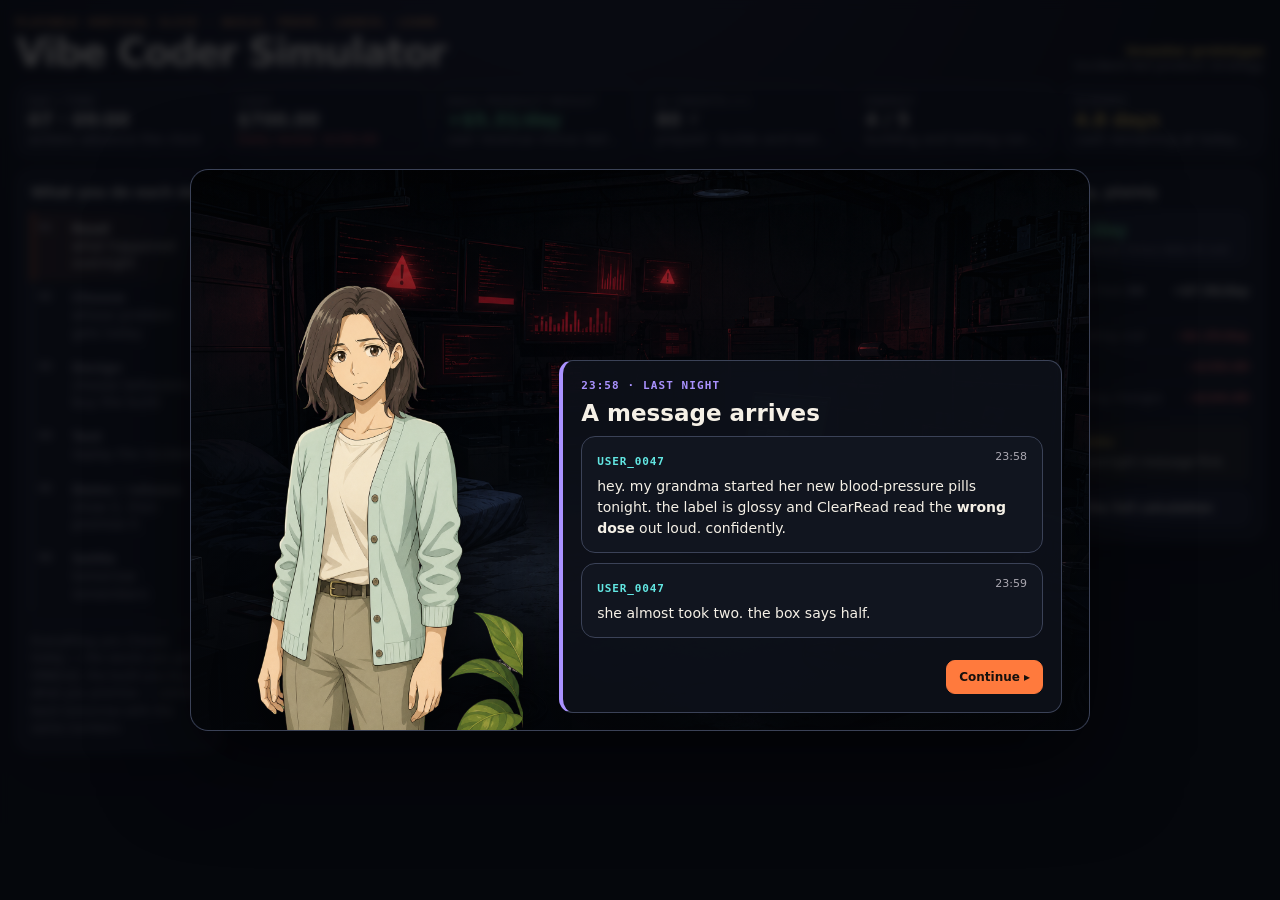
<file: v2/playable-prototype-v5.html>
<!DOCTYPE html>
<html lang="en">
<head>
<base href="../">
<meta charset="utf-8">
<meta name="viewport" content="width=device-width, initial-scale=1">
<title>Vibe Coder Simulator — Investor Prototype</title>
<style>
  :root{
    --bg:#0d1018;--panel:#171b27;--panel2:#202536;--panel3:#292f42;--ink:#f5f0e6;
    --muted:#aba8b1;--line:#3b4257;--orange:#ff7a3d;--orange2:#ffb26f;--cyan:#62e6e2;
    --green:#73e7a6;--yellow:#f3cc62;--red:#ff7777;--violet:#aa92ff;--shadow:0 20px 55px rgba(0,0,0,.35)
  }
  *{box-sizing:border-box}
  html,body{margin:0;min-height:100%;overflow-x:hidden;background:radial-gradient(circle at 45% -20%,#24273b 0,var(--bg) 48%);color:var(--ink);font-family:Inter,ui-sans-serif,system-ui,-apple-system,BlinkMacSystemFont,"Segoe UI",sans-serif}
  button{font:inherit}
  button:focus-visible{outline:3px solid var(--cyan);outline-offset:3px}
  .app{min-height:100vh;padding:16px}
  .topbar{max-width:1500px;margin:0 auto 12px;display:grid;grid-template-columns:minmax(230px,1fr) auto;gap:18px;align-items:end}
  .eyebrow,.micro{font:700 11px/1.2 ui-monospace,SFMono-Regular,Menlo,monospace;letter-spacing:.12em;text-transform:uppercase;color:var(--orange2)}
  h1{font-size:clamp(24px,3vw,40px);line-height:1;margin:5px 0 0;letter-spacing:-.04em}
  .prototype-tag{color:var(--muted);font-size:13px;text-align:right}.prototype-tag b{color:var(--yellow)}
  .orientation-hint{display:none;max-width:1500px;margin:0 auto 8px;padding:9px 11px;border:1px solid rgba(98,230,226,.34);border-radius:10px;background:rgba(98,230,226,.08);color:var(--muted);font-size:12px;line-height:1.35}.orientation-hint b{color:var(--cyan)}
  .hud{max-width:1500px;margin:0 auto 12px;display:grid;grid-template-columns:repeat(6,minmax(100px,1fr));gap:8px}
  .hud-card{background:rgba(23,27,39,.9);border:1px solid var(--line);border-radius:12px;padding:9px 11px;min-width:0}
  .hud-card span{display:block;color:var(--muted);font-size:11px;text-transform:uppercase;letter-spacing:.08em}
  .hud-card strong{display:block;font-size:18px;margin-top:1px;white-space:nowrap;overflow:hidden;text-overflow:ellipsis}
  .hud-card small{display:block;color:var(--muted);margin-top:2px;white-space:nowrap;overflow:hidden;text-overflow:ellipsis}
  .hud-card.good strong{color:var(--green)}.hud-card.warn strong{color:var(--yellow)}
  .layout{max-width:1500px;margin:0 auto;display:grid;grid-template-columns:205px minmax(560px,1fr) 270px;gap:12px;align-items:start}
  .side{background:rgba(23,27,39,.9);border:1px solid var(--line);border-radius:16px;padding:14px;box-shadow:var(--shadow)}
  .side h2{font-size:14px;margin:0 0 12px}
  .loop-step{display:grid;grid-template-columns:25px 1fr;gap:8px;padding:9px 6px;border-left:2px solid var(--line);color:var(--muted)}
  .loop-step .n{font:700 11px ui-monospace,monospace;color:var(--muted)}
  .loop-step b{display:block;color:inherit;font-size:13px}.loop-step small{display:block;line-height:1.3;margin-top:2px}
  .loop-step.active{border-left-color:var(--orange);background:linear-gradient(90deg,rgba(255,122,61,.14),transparent);color:var(--ink)}
  .loop-step.done{border-left-color:var(--green);color:var(--green)}
  .side-note{border-top:1px solid var(--line);margin-top:10px;padding-top:10px;color:var(--muted);font-size:12px;line-height:1.45}
  .game{background:var(--panel);border:1px solid var(--line);border-radius:16px;overflow:hidden;box-shadow:var(--shadow);min-width:0}
  .game-head{display:flex;justify-content:space-between;gap:12px;align-items:center;padding:12px 14px;border-bottom:1px solid var(--line)}
  .game-head h2{font-size:16px;margin:0}.game-head p{font-size:12px;margin:2px 0 0;color:var(--muted)}
  .status-pill{font:700 11px ui-monospace,monospace;color:var(--cyan);border:1px solid rgba(98,230,226,.45);border-radius:999px;padding:6px 9px;white-space:nowrap}
  .world{position:relative;aspect-ratio:16/8;min-height:330px;overflow:hidden;background:#b6a68b;background-image:linear-gradient(rgba(11,13,18,.12) 1px,transparent 1px),linear-gradient(90deg,rgba(11,13,18,.12) 1px,transparent 1px),url('ChatGPT/R-assets/pixel-drafts/tilesets/Garage/garage-tileset-tier-2-v1.png');background-size:5% 8%,5% 8%,400% 400%;background-position:0 0,0 0,0 100%;image-rendering:pixelated;isolation:isolate}
  .world::before{content:"";position:absolute;inset:0;background:linear-gradient(180deg,rgba(255,229,181,.16),rgba(255,202,130,.06));mix-blend-mode:screen;pointer-events:none}
  .world-label{position:absolute;left:14px;top:12px;z-index:8;background:rgba(13,16,24,.86);border:1px solid rgba(255,255,255,.16);border-radius:8px;padding:7px 9px;font:700 11px ui-monospace,monospace;letter-spacing:.08em}
  .station{position:absolute;z-index:7;transform:translate(-50%,-50%);border:1px solid rgba(255,255,255,.25);border-radius:10px;background:rgba(13,16,24,.9);color:var(--ink);padding:8px 10px;cursor:pointer;box-shadow:0 8px 25px rgba(0,0,0,.28);text-align:left;min-width:105px;backdrop-filter:blur(4px)}
  .station:hover{border-color:var(--cyan);background:rgba(27,32,46,.95)}
  .station.recommended{border-color:var(--cyan);background:rgba(19,49,68,.96);box-shadow:0 0 0 2px rgba(98,230,226,.24),0 0 30px rgba(98,230,226,.42),0 8px 25px rgba(0,0,0,.3)}
  .station strong{display:block;font-size:12px}.station small{display:block;color:var(--muted);font-size:10px;margin-top:2px}
  .station.done{border-color:var(--green)}.station.locked{opacity:.62}.station .dot{display:inline-block;width:8px;height:8px;border-radius:50%;background:var(--yellow);margin-right:5px}.station.done .dot{background:var(--green)}
  .station[data-station="oracle"]{left:19%;top:24%;box-shadow:0 0 24px rgba(98,230,226,.38),0 8px 25px rgba(0,0,0,.28)}.station[data-station="test"]{left:77%;top:23%}.station[data-station="activity"]{left:18%;top:66%}.station[data-station="coffee"]{left:78%;top:65%}.station[data-station="door"]{left:50%;top:79%}
  .player{position:absolute;z-index:5;width:104px;height:104px;left:50%;top:70%;transform:translate(-50%,-97%);background-image:url('assets/generated/sprites/PC-01/frames/idle/front-01.png');background-size:100% 100%;background-position:center;background-repeat:no-repeat;image-rendering:pixelated;filter:drop-shadow(0 8px 5px rgba(0,0,0,.45));pointer-events:none}
  .world-message{position:relative;z-index:8;width:100%;background:#11151f;border-top:1px solid rgba(255,178,111,.45);border-bottom:1px solid var(--line);padding:8px 14px;color:#d9d4c8;font-size:11px;line-height:1.35;pointer-events:none}
  .controls{display:flex;justify-content:space-between;gap:10px;align-items:center;padding:10px 12px;border-top:1px solid var(--line);background:var(--panel)}
  .controls .help{color:var(--muted);font-size:12px}.button-row{display:flex;gap:8px;flex-wrap:wrap;justify-content:flex-end}
  .btn{border:1px solid var(--line);border-radius:9px;background:var(--panel2);color:var(--ink);padding:9px 12px;cursor:pointer;font-weight:700;font-size:12px}.btn:hover{border-color:var(--orange2)}.btn.primary{background:var(--orange);border-color:var(--orange);color:#17110d}.btn.cyan{background:rgba(98,230,226,.14);border-color:var(--cyan);color:var(--cyan)}.btn.ghost{background:transparent}.btn.danger{background:rgba(255,119,119,.14);border-color:var(--red);color:var(--red)}.btn:disabled{opacity:.45;cursor:not-allowed}
  .economy h2{font-size:14px;margin:0 0 10px}.equation{background:var(--panel2);border-radius:10px;padding:10px;margin-bottom:10px}.equation b{font-size:17px;color:var(--green)}.equation span{display:block;color:var(--muted);font-size:11px;margin-top:3px}
  .line-item{display:grid;grid-template-columns:1fr auto;gap:8px;padding:8px 0;border-bottom:1px solid var(--line);font-size:12px}.line-item:last-child{border-bottom:0}.line-item span{color:var(--muted)}.line-item strong.good{color:var(--green)}.line-item strong.bad{color:var(--red)}
  .impact{margin-top:10px;padding:10px;border-left:3px solid var(--yellow);background:rgba(243,204,98,.08);font-size:12px;line-height:1.45}.impact b{display:block;color:var(--yellow);margin-bottom:3px}
  .phone{margin-top:10px;width:100%}
  .overlay{position:fixed;inset:0;z-index:30;background:rgba(4,6,10,.8);display:grid;place-items:center;padding:18px;backdrop-filter:blur(5px)}.overlay[hidden]{display:none}
  .modal{width:min(900px,96vw);max-height:92vh;overflow:auto;background:var(--panel);border:1px solid var(--line);border-radius:18px;box-shadow:0 30px 90px rgba(0,0,0,.6)}
  .modal-head{display:flex;justify-content:space-between;gap:16px;align-items:flex-start;padding:16px 18px;border-bottom:1px solid var(--line)}.modal-head h2{margin:3px 0 0;font-size:22px}.modal-head p{margin:4px 0 0;color:var(--muted);font-size:13px}.close{border:1px solid var(--line);background:transparent;color:var(--muted);border-radius:8px;padding:7px 9px;cursor:pointer}
  .modal-body{padding:18px}.brief-grid{display:grid;grid-template-columns:repeat(3,1fr);gap:10px;margin:13px 0}.brief-card{background:var(--panel2);border:1px solid var(--line);border-radius:11px;padding:12px}.brief-card .k{color:var(--muted);font-size:11px;text-transform:uppercase;letter-spacing:.07em}.brief-card strong{display:block;font-size:18px;margin:4px 0}.brief-card p{font-size:12px;line-height:1.45;margin:0;color:var(--muted)}
  .brief-card.danger{border-color:rgba(255,119,119,.55)}.brief-card.opportunity{border-color:rgba(115,231,166,.55)}
  .task-grid{display:grid;grid-template-columns:repeat(3,1fr);gap:12px;margin:12px 0}.task-grid.single-task{grid-template-columns:minmax(0,560px);justify-content:center}.task-card{display:flex;flex-direction:column;border:1px solid var(--line);border-radius:13px;background:var(--panel2);padding:0 0 14px;overflow:hidden}.task-card.featured{border-color:rgba(98,230,226,.58)}
  .task-art{height:96px;background-size:300% 200%;background-repeat:no-repeat;image-rendering:auto;border-bottom:1px solid var(--line)}
  .task-card .inner{padding:12px 14px 0;display:flex;flex-direction:column;flex:1}
  .task-card .app-type{font:700 10px ui-monospace,monospace;color:var(--cyan);letter-spacing:.08em;text-transform:uppercase}.task-card h3{font-size:16px;margin:7px 0}.task-card p{font-size:12px;color:var(--muted);line-height:1.45;margin:0 0 8px}
  .activity-title{display:flex;align-items:flex-start;justify-content:space-between;gap:8px;margin:7px 0 8px}.activity-title h3{margin:0}.activity-costs{display:flex;justify-content:flex-end;gap:5px;flex-wrap:wrap}.activity-cost{border:1px solid var(--line);border-radius:999px;padding:3px 7px;font:800 10px ui-monospace,monospace;white-space:nowrap}.cash-cost,.energy-cost{color:var(--red);border-color:rgba(255,119,119,.45);background:rgba(255,119,119,.08)}.cash-free{color:var(--muted);background:#171d29}.energy-gain{color:var(--green);border-color:rgba(115,231,166,.45);background:rgba(115,231,166,.08)}
  .receipt{border:1px dashed var(--line);border-radius:9px;background:#11151f;padding:8px 10px;margin:0 0 10px;font-size:11px}
  .receipt b{display:block;font-size:10px;letter-spacing:.07em;text-transform:uppercase;color:var(--yellow);margin-bottom:4px}
  .receipt.gain b{color:var(--green)}.receipt.bill b{color:var(--red)}
  .receipt .r-row{display:grid;grid-template-columns:1fr auto;gap:8px;padding:2px 0}.receipt .r-row span{color:var(--muted)}.receipt .r-row strong{font-weight:700}
  .receipt .arrow{color:var(--muted)}
  .task-card .btn{margin-top:auto;width:100%}
  .scene{position:relative;min-height:560px;overflow:hidden;background:linear-gradient(180deg,rgba(11,13,18,.2),rgba(11,13,18,.88)),url('ChatGPT/UI-UX/backgrounds/BG-01-DAY/bg-01-day-v1.png') center/cover;border-radius:18px}
  .scene.night{background:linear-gradient(180deg,rgba(4,6,10,.35),rgba(4,6,10,.9)),url('ChatGPT/UI-UX/backgrounds/BG-12/bg-12-dark-night-garage-v1.png') center/cover}
  .scene.stage{background:linear-gradient(180deg,rgba(11,13,18,.25),rgba(11,13,18,.85)),url('ChatGPT/UI-UX/backgrounds/PROTO-ART-01/proto-art-01-hackathon-demo-stage-v1.png') center/cover}
  .scene.ending{background:linear-gradient(180deg,rgba(4,6,10,.3),rgba(4,6,10,.93)),url('ChatGPT/UI-UX/endings/PROTO-ART-02/proto-art-02-runway-zero-v1.png') center/cover}
  .scene.activity-background{background-image:linear-gradient(180deg,rgba(4,6,10,.18),rgba(4,6,10,.9)),var(--activity-background);background-position:center;background-size:cover}
  .scene-character{position:absolute;left:2%;bottom:0;height:84%;max-width:38%;object-fit:contain;object-position:left bottom;filter:drop-shadow(0 18px 22px rgba(0,0,0,.55))}
  .scene-character.activity-character.right{left:auto;right:2%;object-position:right bottom}.scene-character.activity-character.right~.scene-box{right:auto;left:3%}
  .scene-box{position:absolute;right:3%;bottom:3%;top:auto;width:56%;background:rgba(13,16,24,.96);border:1px solid var(--line);border-left:4px solid var(--violet);border-radius:14px;padding:18px;box-shadow:var(--shadow)}
  .scene-box.wide{width:64%}
  .scene-box .speaker{font:700 11px ui-monospace,monospace;letter-spacing:.1em;color:var(--violet)}
  .scene-box h2{font-size:23px;margin:8px 0}.scene-box p{font-size:15px;line-height:1.55;margin:0 0 12px}
  .scene-box .aside{font-size:12px;color:var(--muted);border-top:1px solid var(--line);padding-top:10px}
  .break-grid{display:grid;grid-template-columns:1fr 1fr;gap:12px}.inline-notice{margin-top:12px;padding:10px 12px;border:1px solid rgba(255,184,92,.55);border-radius:10px;background:rgba(255,184,92,.08);color:var(--yellow);font-size:13px;line-height:1.45}
  .phone-msg{background:#11151f;border:1px solid var(--line);border-radius:14px;padding:13px 15px;margin:10px 0;max-width:520px}
  .phone-msg .from{font:700 11px ui-monospace,monospace;color:var(--cyan);letter-spacing:.08em}
  .phone-msg .when{float:right;font-size:11px;color:var(--muted)}
  .phone-msg p{margin:7px 0 0;font-size:14px;line-height:1.5}
  .qa-step{margin:14px 0}
  .qa-step .qnum{font:700 11px ui-monospace,monospace;color:var(--cyan);letter-spacing:.08em}
  .qa-step h3{font-size:19px;margin:6px 0 12px}
  .qa-options{display:grid;gap:8px}
  .qa-option{border:1px solid var(--line);border-radius:11px;background:var(--panel2);color:var(--ink);padding:12px 14px;cursor:pointer;text-align:left}
  .qa-option:hover{border-color:var(--cyan)}
  .qa-option b{display:block;font-size:14px}.qa-option small{display:block;color:var(--muted);margin-top:3px;font-size:12px}
  .instruction-panel{background:#10131c;border:1px dashed var(--line);border-radius:10px;padding:12px;margin-top:14px;font:13px/1.7 ui-monospace,monospace;color:var(--ink)}
  .instruction-panel .slot-label{display:block;font:700 9px ui-monospace,monospace;letter-spacing:.08em;color:var(--violet);margin-bottom:4px}
  .instruction-panel .pending{color:var(--muted)}
  .build-choice{display:grid;grid-template-columns:1fr 1fr;gap:12px;margin:14px 0}
  .build-card{border:1px solid var(--line);border-radius:13px;background:var(--panel2);padding:14px}
  .build-card.careful{border-color:rgba(115,231,166,.5)}
  .build-card h3{margin:0 0 6px;font-size:16px}.build-card p{font-size:13px;color:var(--muted);line-height:1.5;margin:0 0 10px}
  .build-card .price{font:700 13px ui-monospace,monospace;color:var(--yellow);margin-bottom:10px}
  .prompt-top{display:grid;grid-template-columns:1fr 1fr;gap:12px;margin-bottom:14px}.choice-group{background:var(--panel2);border:1px solid var(--line);border-radius:11px;padding:11px}.choice-group>strong{display:block;font-size:12px;margin-bottom:8px}.option-row{display:flex;gap:6px;flex-wrap:wrap}.option-btn{border:1px solid var(--line);border-radius:8px;background:var(--panel3);color:var(--muted);padding:7px 9px;cursor:pointer;text-align:left}.option-btn b{display:block;color:var(--ink);font-size:11px}.option-btn small{font-size:10px}.option-btn.selected{border-color:var(--cyan);background:rgba(98,230,226,.12);color:var(--cyan)}
  .slot-label{display:block;font:700 9px ui-monospace,monospace;letter-spacing:.08em;color:var(--violet);margin-bottom:2px}
  .coverage{display:grid;grid-template-columns:repeat(2,1fr);gap:6px;margin:10px 0}.coverage div,.coverage button{border:1px solid var(--line);border-radius:8px;padding:8px;background:#11151f;color:var(--ink);text-align:left;cursor:pointer}.coverage b{display:block;font-size:10px;line-height:1.35}.coverage span{display:block;font-size:10px;color:var(--muted);margin-top:3px}.coverage .covered{border-color:var(--green)}.coverage .covered b{color:var(--green)}
  .cost-preview{display:grid;grid-template-columns:repeat(4,1fr);gap:8px;margin-top:12px}.cost-preview div{background:var(--panel2);border-radius:9px;padding:9px}.cost-preview span{display:block;color:var(--muted);font-size:10px;text-transform:uppercase}.cost-preview strong{display:block;margin-top:3px;font-size:14px}.cost-preview .danger strong{color:var(--red)}
  .token-bar{height:9px;background:var(--panel3);border-radius:999px;overflow:hidden;margin:8px 0 12px}.token-bar i{display:block;height:100%;background:var(--cyan);width:0;transition:width .2s}
  .chips{display:flex;gap:8px;flex-wrap:wrap}.chip-btn{border:1px solid var(--line);border-radius:999px;background:var(--panel2);color:var(--ink);padding:8px 11px;cursor:pointer;font-size:12px}.chip-btn.selected{border-color:var(--cyan);background:rgba(98,230,226,.13);color:var(--cyan)}.chip-btn.risky.selected{border-color:var(--orange);background:rgba(255,122,61,.14);color:var(--orange2)}.chip-btn.blocked{opacity:.5}
  .prompt-readback{margin-top:14px;background:#10131c;border:1px dashed var(--line);border-radius:10px;padding:12px;min-height:55px;font:12px/1.6 ui-monospace,monospace;color:var(--muted)}
  .scope-grid{display:grid;grid-template-columns:1fr 1fr;gap:12px;margin:12px 0}.scope-box{background:var(--panel2);border:1px solid var(--line);border-radius:11px;padding:12px}.scope-box h3{font-size:13px;margin:0 0 6px}.scope-box ul{margin:0;padding-left:18px;color:var(--muted);font-size:12px;line-height:1.5}.scope-box.risk{border-color:rgba(255,119,119,.5)}
  .plain-rule{border-left:3px solid var(--cyan);padding:9px 11px;background:rgba(98,230,226,.08);font-size:13px;line-height:1.45;margin:12px 0}.modal-actions{display:flex;justify-content:flex-end;gap:8px;padding-top:12px;flex-wrap:wrap}
  .test-list{display:grid;gap:9px;margin:12px 0}.test-row{display:grid;grid-template-columns:28px 1fr auto;gap:9px;align-items:center;padding:11px;background:var(--panel2);border:1px solid var(--line);border-radius:10px}.test-row .icon{font-size:18px}.test-row b{display:block;font-size:13px}.test-row small{display:block;color:var(--muted);margin-top:2px}.test-row strong.pass{color:var(--green)}.test-row strong.fail{color:var(--red)}
  .fail-why{grid-column:1/-1;border-top:1px dashed var(--line);padding-top:8px;font-size:12px;line-height:1.5}
  .fail-why b{display:inline;color:var(--red);font-size:12px}
  .fail-why .fix{display:inline-block;margin-left:8px;color:var(--cyan);cursor:pointer;border:1px solid rgba(98,230,226,.4);border-radius:999px;padding:2px 9px;font-size:11px;background:transparent}
  .work-board{display:grid;gap:9px;margin:12px 0}
  .work-item{display:grid;grid-template-columns:1fr;gap:4px;padding:11px;background:#11151f;border:1px solid var(--line);border-radius:10px;font-size:12px;line-height:1.5}
  .work-item b{font-size:12px;color:var(--cyan)}
  .work-item.trade{border-color:rgba(243,204,98,.5)}.work-item.trade b{color:var(--yellow)}
  .copy-grid{display:grid;grid-template-columns:1fr 1fr;gap:12px}.copy-card{border:1px solid var(--line);border-radius:12px;background:var(--panel2);padding:14px}.copy-card h3{margin:0 0 7px;font-size:15px}.copy-card blockquote{margin:8px 0;padding:10px;background:#11151f;border-left:3px solid var(--cyan);font-size:14px}.copy-card.risky blockquote{border-left-color:var(--orange)}.copy-card ul{padding-left:18px;color:var(--muted);font-size:12px;line-height:1.5}
  .record-tabs{display:flex;gap:6px;flex-wrap:wrap;margin-bottom:12px}.record-tab{border:1px solid var(--line);background:var(--panel2);color:var(--muted);border-radius:999px;padding:7px 10px;cursor:pointer}.record-tab.active{border-color:var(--orange);color:var(--orange2)}.record-row{display:grid;grid-template-columns:150px 1fr;gap:12px;padding:12px 0;border-bottom:1px solid var(--line)}.record-row:last-child{border-bottom:0}.record-row b{font-size:12px}.record-row span{color:var(--muted);font-size:13px;line-height:1.45}
  .activity-ledger-block{margin:16px 0}.activity-ledger-block h3{margin:0 0 5px}.table-note{margin:0 0 10px;color:var(--muted);font-size:12px}.table-scroll{overflow:auto;border:1px solid var(--line);border-radius:12px}.activity-ledger-table{width:100%;min-width:720px;border-collapse:collapse;background:var(--panel2)}.activity-ledger-table th,.activity-ledger-table td{text-align:left;vertical-align:top;padding:10px;border-bottom:1px solid var(--line);font-size:12px}.activity-ledger-table th{color:var(--cyan);font:700 10px ui-monospace,monospace;letter-spacing:.08em;text-transform:uppercase;background:rgba(10,13,20,.7)}.activity-ledger-table tr:last-child td{border-bottom:0}.activity-ledger-table td small{display:block;margin-top:4px;color:var(--muted);line-height:1.4}.ledger-status{display:inline-block;border:1px solid;border-radius:999px;padding:3px 7px;font:700 10px ui-monospace,monospace;text-transform:uppercase}.ledger-status.posted{color:var(--green)}.ledger-status.pending{color:var(--yellow)}
  .settle-table{width:100%;border-collapse:collapse;margin:12px 0}.settle-table td{padding:9px;border-bottom:1px solid var(--line);font-size:13px}.settle-table td:last-child{text-align:right;font-weight:700}.settle-table tr.total td{font-size:17px;border-top:2px solid var(--line);border-bottom:0}.lesson{padding:12px;border-radius:10px;background:rgba(115,231,166,.08);border:1px solid rgba(115,231,166,.4);line-height:1.5;font-size:13px}
  .task-reminder{display:grid;grid-template-columns:1fr auto;gap:12px;align-items:center;padding:11px 12px;margin-bottom:12px;border-left:3px solid var(--orange);background:rgba(255,122,61,.08)}.task-reminder b{display:block}.task-reminder span{display:block;color:var(--muted);font-size:12px;margin-top:3px}.task-reminder strong{color:var(--orange2);font-size:12px;white-space:nowrap}
  .resource-bar{display:flex;gap:7px;flex-wrap:wrap;margin-top:10px}.resource-bar span{border:1px solid var(--line);border-radius:999px;background:#11151f;padding:5px 8px;font:700 11px ui-monospace,monospace;color:var(--muted)}.resource-bar b{color:var(--ink)}
  .oracle-v2{height:min(680px,calc(100dvh - 36px));min-height:0;display:grid;grid-template-columns:minmax(340px,46%) 1fr;background:#090d15;border-radius:18px;overflow:hidden}.oracle-v2-art{position:relative;height:100%;min-height:0;background:linear-gradient(180deg,rgba(4,8,14,.08),rgba(4,8,14,.72)),url('ChatGPT/UI-UX/backgrounds/BG-01-DAY/bg-01-day-v1.png') center/cover}.oracle-v2-art img{position:absolute;inset:0;width:100%;height:100%;object-fit:contain;object-position:center bottom;filter:drop-shadow(0 20px 32px rgba(0,0,0,.55))}.oracle-v2-art.build{background:#111720}.oracle-v2-art.build img{object-fit:cover;object-position:42% center;filter:none}.oracle-v2-copy{height:100%;padding:28px;overflow:auto;max-height:none}.oracle-v2-copy .micro{color:var(--orange2)}.oracle-v2-copy h2{font-size:clamp(32px,4vw,54px);line-height:.98;margin:10px 0 14px;letter-spacing:-.035em}.oracle-v2-copy>p{color:var(--muted);line-height:1.55}.oracle-v2-choices{display:grid;gap:10px;margin:18px 0}.oracle-v2-choice{width:100%;min-height:64px;border:1px solid var(--line);border-radius:13px;background:var(--panel2);color:var(--ink);padding:13px 15px;text-align:left;cursor:pointer}.oracle-v2-choice:hover,.oracle-v2-choice:focus-visible{border-color:var(--cyan);outline:none}.oracle-v2-choice.primary{border-color:var(--orange);background:rgba(255,122,61,.12)}.oracle-v2-choice strong,.oracle-v2-choice span{display:block}.oracle-v2-choice span{color:var(--muted);font-size:12px;margin-top:4px;line-height:1.4}.oracle-v2-behaviors{border:1px solid var(--line);border-radius:12px;overflow:hidden;margin:14px 0}.oracle-v2-behaviors div{display:grid;grid-template-columns:28px 1fr;gap:8px;padding:9px 11px;border-bottom:1px solid var(--line);font:12px/1.45 ui-monospace,monospace}.oracle-v2-behaviors div:last-child{border-bottom:0}.oracle-v2-behaviors b{color:var(--cyan)}.oracle-v2-result{border:1px solid var(--line);border-radius:12px;padding:13px;margin:12px 0}.oracle-v2-result.pass{border-color:rgba(115,231,166,.55)}.oracle-v2-result.fail{border-color:rgba(255,119,119,.62)}.oracle-v2-result strong{display:block}.oracle-v2-result span{display:block;color:var(--muted);font-size:12px;margin-top:4px}.oracle-v2-dev{border-left:3px solid var(--violet);padding:10px 12px;background:rgba(166,128,255,.09);line-height:1.5;margin:12px 0}.oracle-v2-footer{display:flex;gap:8px;flex-wrap:wrap;justify-content:flex-end;margin-top:16px}
  .market-v2{min-height:680px;display:grid;grid-template-columns:58% 42%;overflow:hidden;border-radius:18px;background:#090d15}.market-v2-art{position:relative;min-height:680px;overflow:hidden;background-image:linear-gradient(90deg,rgba(4,7,13,.1),rgba(4,7,13,.65)),var(--summit);background-size:cover;background-position:center}.market-v2-character{position:absolute;bottom:-3%;width:58%;height:96%;object-fit:contain;object-position:center bottom;filter:drop-shadow(0 18px 28px rgba(0,0,0,.62))}.market-v2-character.alaric{left:-5%}.market-v2-character.dorian{left:35%;height:91%;opacity:.94}.market-v2-copy{padding:30px 28px;overflow:auto;max-height:92vh}.market-v2-copy h2{font-size:clamp(34px,4vw,54px);line-height:1;margin:10px 0 18px}.market-v2-speech{margin:10px 0;padding:11px 13px;border:1px solid var(--line);border-radius:12px;background:rgba(14,19,30,.88)}.market-v2-speech b{color:var(--cyan);font:800 10px ui-monospace,monospace;letter-spacing:.1em}.market-v2-speech p{margin:5px 0 0;line-height:1.45;color:#dfe5ef}
  .toast{position:fixed;z-index:50;left:50%;bottom:24px;transform:translate(-50%,30px);opacity:0;background:#11151f;border:1px solid var(--orange2);border-radius:10px;padding:10px 14px;box-shadow:var(--shadow);transition:.2s}.toast.show{opacity:1;transform:translate(-50%,0)}
  .overlay:not([hidden])+.toast{display:none}
  @media(min-width:761px){.overlay:has(.oracle-v2){place-items:start center;overflow:auto;padding-top:96px}}
  @media(max-width:1100px){.layout{grid-template-columns:180px 1fr}.economy{grid-column:1/-1;display:grid;grid-template-columns:220px 1fr;gap:14px}.hud{grid-template-columns:repeat(4,1fr)}}
  @media(max-height:760px) and (min-width:761px){
    .oracle-v2{height:92vh;min-height:0}.oracle-v2-art{height:92vh;min-height:0}.oracle-v2-copy{height:100%;padding:18px 22px}.oracle-v2-copy h2{font-size:40px;margin:7px 0 9px}.oracle-v2-copy>p{font-size:14px;line-height:1.4;margin:0 0 8px}.oracle-v2-behaviors{margin:8px 0}.oracle-v2-behaviors div{padding:6px 9px}.oracle-v2-choices{gap:8px;margin:9px 0}.oracle-v2-choice{min-height:54px;padding:9px 12px}.oracle-v2-result,.oracle-v2-dev,.plain-rule{margin-top:8px;margin-bottom:8px}.oracle-v2-footer{margin-top:8px}
    .market-v2{height:92vh;min-height:0}.market-v2-art{height:92vh;min-height:0}.market-v2-copy{height:100%;padding:22px}.market-v2-copy h2{font-size:40px}
  }
  @media(max-width:760px){
    .app{padding:max(8px,env(safe-area-inset-top)) max(8px,env(safe-area-inset-right)) max(12px,env(safe-area-inset-bottom)) max(8px,env(safe-area-inset-left))}
    .topbar{grid-template-columns:1fr;margin-bottom:8px}.topbar h1{font-size:24px}.prototype-tag{display:none}
    .hud{display:flex;gap:7px;overflow-x:auto;scroll-snap-type:x proximity;padding-bottom:4px}.hud-card{flex:0 0 152px;scroll-snap-align:start}.hud-card strong{font-size:16px}
    .layout{grid-template-columns:1fr}.loop-rail{display:grid;grid-template-columns:repeat(6,1fr);gap:3px;overflow-x:auto;scroll-snap-type:x proximity}.loop-rail h2,.side-note{display:none}.loop-step{display:block;min-width:96px;min-height:58px;border-left:0;border-bottom:2px solid var(--line);scroll-snap-align:start}.loop-step.active{border-bottom-color:var(--orange)}.loop-step.done{border-bottom-color:var(--green)}
    .game{border-radius:12px}.game-head{align-items:flex-start}.game-head h2{font-size:15px}.status-pill{padding:6px 8px}
    .world{min-height:480px;aspect-ratio:auto;background-size:10% 8%,10% 8%,560% 420%;background-position:0 0,0 0,42% 100%}.world-message{width:100%;top:auto;font-size:12px;padding:10px 12px}
    .station{min-width:112px;min-height:52px;padding:8px}.station strong{font-size:11px}.station small{font-size:9px}.player{width:88px;height:88px}
    .controls{align-items:stretch;flex-direction:column;padding:12px}.button-row{justify-content:stretch}.button-row .btn{flex:1;min-height:44px}
    .economy{display:block}.brief-grid,.copy-grid,.task-grid,.prompt-top,.scope-grid,.build-choice,.break-grid{grid-template-columns:1fr}.coverage,.cost-preview{grid-template-columns:repeat(2,1fr)}
    .overlay{padding:0;place-items:stretch}.modal{width:100%;height:100dvh;max-height:none;border:0;border-radius:0;padding-bottom:env(safe-area-inset-bottom)}.modal-head{position:sticky;top:0;z-index:3;padding:13px 14px;background:rgba(23,27,39,.98)}.modal-head h2{font-size:19px}.modal-body{padding:12px}
    .scene{min-height:calc(100dvh - 24px);border-radius:0}.scene-character{z-index:1;top:8px;bottom:auto;left:50%;width:96%;height:52dvh;max-width:96%;object-position:center top;transform:translateX(-50%);-webkit-mask-image:linear-gradient(to bottom,#000 0%,#000 82%,transparent 100%);mask-image:linear-gradient(to bottom,#000 0%,#000 82%,transparent 100%);filter:drop-shadow(0 16px 20px rgba(0,0,0,.62))}.scene-box,.scene-box.wide{z-index:2;top:auto;right:3%;left:3%;bottom:max(2%,env(safe-area-inset-bottom));width:auto;max-height:56dvh;overflow:auto;padding:15px;background:rgba(13,16,24,.96);box-shadow:0 -18px 42px rgba(0,0,0,.42),var(--shadow)}.scene-box h2{font-size:21px}.scene-box p{font-size:14px}.phone-msg{padding:11px 12px}.phone-msg p{font-size:13px}.scene-box .modal-actions{position:sticky;bottom:-15px;margin:10px -15px -15px;padding:10px 15px 15px;background:linear-gradient(180deg,rgba(13,16,24,0),rgba(13,16,24,.99) 24%)}.modal-actions .btn,.scene-actions .btn,.qa-option,.task-card .btn,.build-card .btn{min-height:44px}
    .oracle-v2{display:block;min-height:100dvh;border-radius:0}.oracle-v2-art{min-height:38dvh;height:38dvh}.oracle-v2-art img{object-position:center top}.oracle-v2-art.build img{object-position:42% center}.oracle-v2-copy{max-height:none;padding:18px 15px calc(22px + env(safe-area-inset-bottom))}.oracle-v2-copy h2{font-size:34px}.oracle-v2-footer{position:sticky;bottom:0;margin:16px -15px -22px;padding:12px 15px calc(12px + env(safe-area-inset-bottom));background:linear-gradient(180deg,rgba(9,13,21,0),#090d15 25%)}
    .market-v2{display:block;min-height:100dvh;border-radius:0}.market-v2-art{height:44dvh;min-height:0}.market-v2-character{height:100%;width:62%}.market-v2-character.alaric{left:-8%}.market-v2-character.dorian{left:38%;height:94%}.market-v2-copy{height:auto;max-height:none;padding:18px 15px calc(26px + env(safe-area-inset-bottom))}.market-v2-copy h2{font-size:34px}.market-v2-speech p{font-size:14px}
    .record-row{grid-template-columns:1fr}.toast{width:calc(100% - 24px);bottom:max(12px,env(safe-area-inset-bottom))}
  }
  @media(max-width:760px) and (orientation:portrait){
    .orientation-hint{display:block}
    .world{background-position:0 0,0 0,42% 102%}
    .player{left:50%!important;top:70%!important;width:88px;height:88px}
  }
  @media(prefers-reduced-motion:reduce){.player,.toast{transition:none}}
</style>
</head>
<body>
<div class="app">
  <header class="topbar">
    <div><div class="eyebrow">Playable vertical slice · build, prove, launch, learn</div><h1>Vibe Coder Simulator</h1></div>
    <div class="prototype-tag"><b>Investor prototype</b><br>incident-led product strategy</div>
  </header>
  <div class="orientation-hint"><b>Portrait mode is supported.</b> Rotate to landscape any time for a wider, more cinematic game view.</div>

  <section class="hud" aria-label="Current company status">
    <div class="hud-card"><span>Day / time</span><strong id="hud-day">07 · 09:00</strong><small>actions advance the clock</small></div>
    <div class="hud-card"><span>Cash</span><strong id="hud-cash">$700.00</strong><small id="hud-cash-note">Daily rental: $150.00</small></div>
    <div class="hud-card good"><span>Daily product result</span><strong id="hud-margin">+$5.31/day</strong><small id="hud-margin-note">user revenue minus daily AI cost</small></div>
    <div class="hud-card"><span>AI credits (⚡)</span><strong id="hud-compute">80 ⚡</strong><small id="hud-compute-note">prepaid · builds and tests use these</small></div>
    <div class="hud-card"><span>Energy</span><strong id="hud-energy">4 / 5</strong><small>building and testing consume it</small></div>
    <div class="hud-card warn"><span>Runway</span><strong id="hud-runway">4.8 days</strong><small>cash remaining at today’s pace</small></div>
  </section>

  <div class="layout">
    <aside class="side loop-rail" aria-label="Daily gameplay loop">
      <h2>What you do each day</h2>
      <div class="loop-step active" data-loop="morning"><span class="n">01</span><div><b>Read</b><small>what happened overnight</small></div></div>
      <div class="loop-step" data-loop="choose"><span class="n">02</span><div><b>Choose</b><small>whose problem gets today</small></div></div>
      <div class="loop-step" data-loop="build"><span class="n">03</span><div><b>Design</b><small>choose behaviors, buy the build</small></div></div>
      <div class="loop-step" data-loop="test"><span class="n">04</span><div><b>Test</b><small>replay the incident</small></div></div>
      <div class="loop-step" data-loop="ship"><span class="n">05</span><div><b>Demo / release</b><small>show it, then promise it</small></div></div>
      <div class="loop-step" data-loop="settle"><span class="n">06</span><div><b>Settle</b><small>tomorrow remembers</small></div></div>
      <div class="side-note">Everything you choose today — the words you give ORACLE, the build you buy, what you promise — comes back tomorrow with the same numbers.</div>
    </aside>

    <main class="game">
      <div class="game-head"><div><h2 id="game-title">HQ · Day 7</h2><p id="game-subtitle">Choose a station to open its action.</p></div><div class="status-pill" id="phase-pill">MORNING</div></div>
      <section class="world" id="world" aria-label="Pixel-art company headquarters">
        <div class="world-label">HQ</div>
        <button class="station" data-station="oracle" aria-label="Open ORACLE product studio"><span class="dot"></span><strong>ORACLE STUDIO</strong><small>turn decisions into a build</small></button>
        <button class="station" data-station="test" aria-label="Open test bench"><span class="dot"></span><strong>TEST BENCH</strong><small>replay the incident</small></button>
        <button class="station" data-station="activity" aria-label="Open the outside activity map"><span class="dot"></span><strong>GO OUT / MAP</strong><small>activities around the Valley</small></button>
        <button class="station" data-station="coffee" aria-label="Take a break"><span class="dot"></span><strong>TAKE A BREAK!</strong><small>$18 coffee · 30m · or sleep 2h</small></button>
        <button class="station locked" data-station="door" aria-label="Open customer event and release"><span class="dot"></span><strong>EVENT / RELEASE</strong><small>customer deadline varies</small></button>
        <div class="player" id="player" role="img" aria-label="Founder in orange-and-white hoodie"></div>
      </section>
      <div class="world-message" id="world-message">Read the overnight message before spending the day.</div>
      <div class="controls"><div class="help">Choose a station to act. The Founder stays centered in this preview.</div><div class="button-row"><button class="btn" id="record">Company record</button><button class="btn primary" id="end-day" disabled>End day</button></div></div>
    </main>

    <aside class="side economy">
      <div><h2>The money, plainly</h2><div class="equation"><b id="eco-net">+$5.31/day</b><span id="eco-net-day">daily user revenue minus daily AI cost</span></div></div>
      <div>
        <div class="line-item"><span>Daily revenue from <b id="eco-users-inline">84</b> users</span><strong id="eco-revenue">+$7.56/day</strong></div>
        <div class="line-item"><span>Daily AI operating cost</span><strong class="bad" id="eco-ai">−$2.25/day</strong></div>
        <div class="line-item"><span>Daily rental</span><strong class="bad" id="eco-fixed">−$150.00</strong></div>
        <div class="line-item"><span>Today, if nothing changes</span><strong id="eco-day">−$144.69</strong></div>
        <div class="impact" id="impact"><b>Today’s stake</b>Read the overnight message first.</div>
        <button class="btn phone" id="economy-details">Show the full calculation</button>
      </div>
    </aside>
  </div>
</div>

<div class="overlay" id="overlay" hidden><div class="modal" id="modal" role="dialog" aria-modal="true" aria-labelledby="modal-title"></div></div>
<div class="toast" id="toast" role="status" aria-live="polite"></div>
<script src="v2/js/economy-data.generated.js"></script>
<script src="v2/js/activity-data.generated.js"></script>
<script src="v2/js/playable-prototype-v5.js"></script>
</body>
</html>
</file>
<file: first-loop-experiment/styles.css>
:root{
  color-scheme:dark;
  --bg:#070a11;--panel:#111725;--panel-2:#1a2233;--line:#34405a;
  --text:#f5f0e7;--muted:#aeb5c5;--faint:#747e94;--cyan:#64e7e4;
  --orange:#ff7848;--mint:#72efa9;--red:#ff777f;--violet:#ad91ff;
  --mono:"SFMono-Regular",Consolas,"Liberation Mono",monospace;
  --sans:Inter,ui-sans-serif,-apple-system,BlinkMacSystemFont,"Segoe UI",sans-serif;
}
*{box-sizing:border-box}
html,body{min-width:320px;min-height:100%;margin:0;background:var(--bg)}
body{color:var(--text);font-family:var(--sans);background:radial-gradient(circle at 18% 0,rgba(100,231,228,.08),transparent 32rem),radial-gradient(circle at 88% 0,rgba(173,145,255,.11),transparent 36rem),var(--bg)}
button{font:inherit}
button:focus-visible,a:focus-visible,summary:focus-visible{outline:3px solid rgba(100,231,228,.62);outline-offset:3px}
.exit-link{position:fixed;z-index:20;top:max(14px,env(safe-area-inset-top));right:max(14px,env(safe-area-inset-right));display:flex;align-items:center;gap:7px;min-height:44px;padding:9px 14px;border:1px solid rgba(255,255,255,.18);border-radius:999px;color:var(--text);text-decoration:none;background:rgba(7,10,17,.82);backdrop-filter:blur(12px);font-weight:750}
.exit-link:hover{border-color:var(--cyan)}
.experiment-shell{width:min(1180px,100%);margin:auto;padding:22px}
.experiment-header{display:flex;align-items:center;justify-content:space-between;gap:24px;margin-bottom:12px;padding-right:96px}
.brand{display:flex;align-items:center;gap:11px}.brand-mark{display:grid;place-items:center;width:42px;height:42px;border:1px solid rgba(255,120,72,.7);border-radius:12px;color:var(--orange);font:800 12px var(--mono);background:rgba(255,120,72,.08)}
.brand strong,.brand small{display:block}.brand strong{font-size:16px}.brand small{margin-top:2px;color:var(--faint);font:700 9px var(--mono);letter-spacing:.08em;text-transform:uppercase}
.run-status{display:flex;align-items:center;gap:13px;color:var(--muted);font:700 11px var(--mono)}
.run-status strong{color:var(--text);font-size:13px}.run-status span:first-child{color:var(--orange)}
.progress{display:grid;grid-template-columns:repeat(7,1fr);gap:5px;margin:0 0 10px}
.progress span{height:4px;border-radius:999px;background:#222b3e}.progress span.done{background:var(--mint)}.progress span.current{background:var(--orange)}
.stage{position:relative;isolation:isolate;display:grid;grid-template-columns:minmax(0,1.18fr) minmax(390px,.82fr);min-height:min(690px,calc(100dvh - 155px));overflow:hidden;border:1px solid var(--line);border-radius:24px;background:#090d16;box-shadow:0 26px 90px rgba(0,0,0,.48)}
.scene-art{position:absolute;z-index:-3;inset:0;background-size:cover;background-position:center;transition:background-image .2s ease,background-position .2s ease}
.stage-vignette{position:absolute;z-index:-1;inset:0;background:linear-gradient(90deg,rgba(5,8,14,.08) 0%,rgba(5,8,14,.2) 37%,rgba(5,8,14,.86) 67%,rgba(5,8,14,.98) 100%),linear-gradient(0deg,rgba(5,8,14,.5),transparent 42%)}
.portrait{position:absolute;z-index:-2;left:4%;bottom:0;width:min(45%,510px);height:88%;object-fit:contain;object-position:center bottom;filter:drop-shadow(0 24px 35px rgba(0,0,0,.4))}
.decision-panel{grid-column:2;align-self:stretch;display:flex;flex-direction:column;justify-content:center;min-width:0;padding:clamp(28px,4vw,52px);background:linear-gradient(90deg,rgba(12,17,28,.3),rgba(12,17,28,.9) 22%,rgba(12,17,28,.98))}
.eyebrow{margin:0 0 9px;color:var(--orange);font:800 10px/1.2 var(--mono);letter-spacing:.12em;text-transform:uppercase}
h1{margin:0;font-size:clamp(30px,4vw,52px);line-height:1.01;letter-spacing:-.045em}
.lede{margin:13px 0 0;color:var(--muted);font-size:15px;line-height:1.5}
.messages{display:grid;gap:8px;margin:17px 0 0}.message{padding:12px 14px;border:1px solid var(--line);border-radius:12px;color:#e5e8ef;background:rgba(8,12,20,.86);font-size:13px;line-height:1.45}.message b{color:var(--cyan)}
.choices{display:grid;gap:9px;margin-top:22px}.choice{width:100%;min-height:65px;padding:12px 14px;border:1px solid var(--line);border-radius:13px;color:var(--text);text-align:left;background:rgba(26,34,51,.9);cursor:pointer;transition:.14s ease}.choice:hover{transform:translateY(-2px);border-color:var(--cyan);background:#202c41}.choice strong,.choice small{display:block}.choice strong{font-size:14px}.choice small{margin-top:4px;color:var(--muted);font-size:12px;line-height:1.35}.choice.primary{border-color:rgba(255,120,72,.68);background:rgba(255,120,72,.13)}.choice.primary:hover{border-color:var(--orange);background:rgba(255,120,72,.2)}
.brief,.result,.release-record,.settlement{margin-top:18px;overflow:hidden;border:1px solid var(--line);border-radius:15px;background:rgba(7,11,19,.88)}
.brief-head,.result-head{display:flex;align-items:center;justify-content:space-between;gap:12px;padding:11px 14px;border-bottom:1px solid var(--line);color:var(--muted);font:700 10px var(--mono)}.version{color:var(--cyan)}
.behavior-lines{margin:0;padding:8px 0;list-style:none;counter-reset:line}.behavior-lines li{counter-increment:line;display:grid;grid-template-columns:25px 1fr;gap:8px;padding:7px 14px;color:#dfe4ee;font:12px/1.4 var(--mono)}.behavior-lines li:before{content:counter(line,decimal-leading-zero);color:#59657b}.behavior-lines li.changed{color:#bcf8d3;background:rgba(114,239,169,.07)}
.cost-line{margin:11px 0 0;color:var(--muted);font:700 11px var(--mono)}
.result{padding:15px}.result.pass{border-color:rgba(114,239,169,.48)}.result.fail{border-color:rgba(255,119,127,.55)}.result-mark{display:flex;align-items:center;gap:11px}.result-mark>span{display:grid;place-items:center;width:34px;height:34px;border-radius:50%;font:900 18px var(--mono);background:rgba(114,239,169,.12);color:var(--mint)}.result.fail .result-mark>span{color:var(--red);background:rgba(255,119,127,.12)}.result-mark strong,.result-mark small{display:block}.result-mark small{margin-top:3px;color:var(--muted);font-size:12px}.cause{margin:12px 0 0;padding:11px 12px;border-left:3px solid var(--violet);color:#ded6fb;background:rgba(173,145,255,.08);font-size:12px;line-height:1.45}
.dev-line{display:grid;grid-template-columns:44px 1fr;gap:10px;align-items:center;margin-top:12px;padding:10px;border:1px solid var(--line);border-radius:12px;background:rgba(17,23,37,.76)}.dev-line img{width:44px;height:44px;object-fit:contain;object-position:center bottom}.dev-line p{margin:0;color:var(--muted);font-size:12px;line-height:1.4}.dev-line b{color:var(--text)}
.diff{margin-top:15px}.diff-label{display:block;margin-bottom:7px;color:var(--mint);font:800 9px var(--mono);letter-spacing:.1em}.red-green{display:grid;grid-template-columns:1fr auto 1fr;gap:8px;align-items:center}.red-green div{padding:10px;border:1px solid var(--line);border-radius:10px;font-size:11px;line-height:1.35}.red-green div:first-child{color:#ffc1c5;border-color:rgba(255,119,127,.35)}.red-green div:last-child{color:#baf7d0;border-color:rgba(114,239,169,.35)}.red-green>span{color:var(--faint)}.added-line{display:flex;gap:9px;align-items:center;padding:10px;border:1px solid rgba(114,239,169,.35);border-radius:10px;color:#baf7d0;font-size:11px;line-height:1.35}.added-line b{font:900 17px var(--mono)}
.scope-facts{display:flex;flex-wrap:wrap;gap:7px;margin-top:14px}.scope-facts span{padding:6px 8px;border:1px solid var(--line);border-radius:999px;color:var(--muted);font:700 9px var(--mono)}
.release-record{padding:15px;border-color:rgba(100,231,228,.38)}.release-record strong,.release-record span{display:block}.release-record span{margin-top:5px;color:var(--cyan);font:700 10px var(--mono)}.release-record p{margin:8px 0 0;color:var(--muted);font-size:12px;line-height:1.45}
.ledger{margin-top:16px;border:1px solid var(--line);border-radius:14px;overflow:hidden}.ledger-row{display:flex;justify-content:space-between;gap:12px;padding:9px 12px;border-bottom:1px solid #283249;color:var(--muted);font-size:12px}.ledger-row:last-child{border-bottom:0}.ledger-row.total{color:var(--text);font-weight:800;background:rgba(114,239,169,.07)}
.day8{margin-top:12px;padding:13px;border:1px solid rgba(255,120,72,.5);border-radius:13px;background:rgba(255,120,72,.08)}.day8 span{display:block;color:var(--orange);font:800 9px var(--mono);letter-spacing:.1em}.day8 strong{display:block;margin-top:5px;font-size:16px}.day8 small{display:block;margin-top:5px;color:var(--muted)}
.experiment-footer{display:flex;align-items:center;justify-content:space-between;gap:14px;padding:11px 4px 0;color:var(--faint);font:700 10px var(--mono)}
.lab-tools{position:relative}.lab-tools summary{cursor:pointer}.lab-tools div{position:absolute;right:0;bottom:25px;display:flex;gap:7px;padding:8px;border:1px solid var(--line);border-radius:10px;background:var(--panel)}.lab-tools button{border:1px solid var(--line);border-radius:8px;padding:8px 10px;color:var(--text);background:var(--panel-2);cursor:pointer;white-space:nowrap}
.toast{position:fixed;z-index:30;left:50%;bottom:24px;transform:translate(-50%,18px);padding:10px 14px;border:1px solid var(--line);border-radius:999px;color:var(--text);background:#121827;opacity:0;pointer-events:none;transition:.18s ease}.toast.show{opacity:1;transform:translate(-50%,0)}

@media(max-width:760px){
  .exit-link{top:max(9px,env(safe-area-inset-top));right:9px}.exit-link span{display:none}
  .experiment-shell{padding:max(10px,env(safe-area-inset-top)) 10px max(10px,env(safe-area-inset-bottom))}
  .experiment-header{padding-right:48px;margin-bottom:8px}.brand-mark{width:36px;height:36px}.brand small{display:none}.run-status{gap:8px;font-size:9px}.run-status span:nth-of-type(2),.run-status span:nth-of-type(3){display:none}
  .progress{margin-bottom:7px}
  .stage{display:block;min-height:calc(100dvh - 112px);border-radius:18px}
  .scene-art{height:38%;background-position:38% center}
  .stage-vignette{background:linear-gradient(0deg,#090d16 0%,rgba(9,13,22,.98) 54%,rgba(9,13,22,.08) 100%)}
  .portrait{left:50%;bottom:auto;top:1%;transform:translateX(-50%);width:58%;height:39%;object-position:center bottom}
  .decision-panel{position:absolute;inset:auto 0 0;display:block;max-height:68%;overflow:auto;padding:20px 17px 17px;background:linear-gradient(0deg,#0c111c 82%,rgba(12,17,28,.87));scrollbar-width:thin}
  h1{font-size:clamp(26px,8.4vw,38px)}.lede{margin-top:9px;font-size:13px}.messages{margin-top:11px}.message{padding:9px 11px;font-size:12px}.choices{margin-top:14px;gap:7px}.choice{min-height:56px;padding:10px 12px}.choice small{font-size:11px}.brief,.result,.release-record,.settlement{margin-top:12px}.behavior-lines li{padding:5px 11px;font-size:11px}.dev-line{margin-top:8px}.experiment-footer{padding-top:8px}.experiment-footer>span:nth-child(2){display:none}.red-green{grid-template-columns:1fr}.red-green>span{display:none}
}

@media(max-width:410px){.run-status span:first-child{display:none}.decision-panel{max-height:70%}.portrait{width:66%}.brand strong{font-size:14px}}
</file>
<file: mechanic-lab/styles.css>
:root {
  color-scheme: dark;
  --bg: #080b12;
  --panel: #111725;
  --panel-2: #171e2f;
  --panel-3: #0c111c;
  --line: #303a53;
  --line-soft: #242c3e;
  --text: #f4f0e8;
  --muted: #a8aebe;
  --faint: #727b91;
  --cyan: #64e7e4;
  --mint: #71efa9;
  --orange: #ff7948;
  --yellow: #f4cd60;
  --violet: #aa8cff;
  --red: #ff767e;
  --shadow: 0 22px 70px rgba(0, 0, 0, .38);
  --sans: Inter, ui-sans-serif, -apple-system, BlinkMacSystemFont, "Segoe UI", sans-serif;
  --mono: "SFMono-Regular", Consolas, "Liberation Mono", monospace;
}

* { box-sizing: border-box; }

html { min-height: 100%; background: var(--bg); }

body {
  min-width: 320px;
  min-height: 100vh;
  margin: 0;
  color: var(--text);
  font-family: var(--sans);
  background:
    radial-gradient(circle at 13% 4%, rgba(100, 231, 228, .08), transparent 26rem),
    radial-gradient(circle at 90% 0%, rgba(170, 140, 255, .09), transparent 32rem),
    var(--bg);
}

button { font: inherit; }
button:focus-visible, summary:focus-visible { outline: 3px solid rgba(100, 231, 228, .55); outline-offset: 3px; }

.lab-shell { width: min(1080px, 100%); margin: 0 auto; padding: 22px; }

.lab-header {
  display: flex;
  align-items: flex-end;
  justify-content: space-between;
  gap: 24px;
  margin-bottom: 20px;
}

.eyebrow {
  margin: 0 0 7px;
  color: var(--orange);
  font: 700 11px/1.2 var(--mono);
  letter-spacing: .13em;
  text-transform: uppercase;
}

h1, h2, h3, p { margin-top: 0; }
h1 { max-width: 800px; margin-bottom: 0; font-size: clamp(25px, 4vw, 46px); line-height: 1.02; letter-spacing: -.045em; }
h2 { margin-bottom: 0; font-size: clamp(23px, 3vw, 34px); line-height: 1.08; letter-spacing: -.03em; }
h3 { margin-bottom: 10px; font-size: 14px; }

.header-actions { display: flex; flex-wrap: wrap; justify-content: flex-end; gap: 8px; }
.lab-tools { position: relative; }
.lab-tools > summary { cursor: pointer; color: var(--muted); font: 700 11px/1.2 var(--mono); text-transform: uppercase; letter-spacing: .08em; }
.lab-tools[open] > summary { margin-bottom: 9px; }
.quiet-button {
  border: 1px solid var(--line);
  border-radius: 10px;
  padding: 10px 13px;
  color: var(--muted);
  background: rgba(17, 23, 37, .82);
  cursor: pointer;
}
.quiet-button:hover { color: var(--text); border-color: #58647f; }
.quiet-button.danger:hover { color: #ffd6d9; border-color: rgba(255, 118, 126, .55); }

.status-strip {
  display: grid;
  grid-template-columns: repeat(5, 1fr);
  gap: 1px;
  overflow: hidden;
  margin-bottom: 14px;
  border: 1px solid var(--line);
  border-radius: 14px;
  background: var(--line);
}

.status-item { min-height: 54px; padding: 10px 13px; background: rgba(17, 23, 37, .98); }
.status-item span { display: block; margin-bottom: 3px; color: var(--faint); font: 600 9px/1.2 var(--mono); letter-spacing: .1em; }
.status-item strong { display: block; font-size: 15px; }
.status-goal strong { color: var(--yellow); font-size: 14px; line-height: 1.25; }

.play-surface, .run-notebook {
  border: 1px solid var(--line);
  border-radius: 18px;
  background: rgba(17, 23, 37, .93);
  box-shadow: var(--shadow);
}
.play-surface { min-height: 590px; overflow: hidden; }
.run-notebook { margin-top: 12px; overflow: hidden; box-shadow: none; }
.run-notebook > summary { display: flex; justify-content: space-between; gap: 12px; padding: 13px 17px; cursor: pointer; color: var(--muted); }
.run-notebook > summary span { color: var(--text); font-weight: 750; }
.run-notebook > summary small { color: var(--faint); }
.notebook-content { display: grid; grid-template-columns: repeat(3, 1fr); border-top: 1px solid var(--line); }
.notebook-heading { grid-column: 1 / -1; }

.scene-head {
  display: flex;
  align-items: center;
  gap: 18px;
  padding: 24px 26px;
  border-bottom: 1px solid var(--line);
  background: linear-gradient(110deg, rgba(170, 140, 255, .07), transparent 45%);
}

.scene-head.no-portrait { min-height: 112px; }
.portrait-frame {
  flex: 0 0 74px;
  width: 74px;
  height: 74px;
  overflow: hidden;
  border: 1px solid var(--line);
  border-radius: 17px;
  background: var(--panel-3);
}
.portrait-frame img { width: 100%; height: 100%; object-fit: contain; object-position: center bottom; }
.scene-copy { max-width: 760px; }
.scene-copy p:last-child { margin-bottom: 0; }
.scene-subtitle { margin: 7px 0 0; color: var(--muted); line-height: 1.4; }
.scene-body { padding: 26px; }

.message-stack { display: grid; gap: 10px; max-width: 760px; }
.message {
  padding: 16px 18px;
  border: 1px solid var(--line);
  border-radius: 15px;
  color: #e5e8f0;
  background: var(--panel-3);
  line-height: 1.55;
}
.message-meta { display: flex; justify-content: space-between; margin-bottom: 7px; color: var(--cyan); font: 700 11px/1.2 var(--mono); letter-spacing: .09em; }

.choice-grid { display: grid; gap: 10px; margin-top: 22px; }
.choice-grid.two { grid-template-columns: repeat(2, minmax(0, 1fr)); }
.choice-grid.three { grid-template-columns: repeat(3, minmax(0, 1fr)); }
.choice {
  width: 100%;
  min-height: 72px;
  padding: 14px 15px;
  border: 1px solid var(--line);
  border-radius: 13px;
  color: var(--text);
  text-align: left;
  background: var(--panel-2);
  cursor: pointer;
  transition: transform .14s ease, border-color .14s ease, background .14s ease;
}
.choice:hover { transform: translateY(-2px); border-color: var(--cyan); background: #1b2639; }
.choice strong { display: block; margin-bottom: 4px; font-size: 14px; }
.choice small { display: block; color: var(--muted); font-size: 12px; line-height: 1.4; }
.choice.primary { border-color: rgba(255, 121, 72, .72); background: rgba(255, 121, 72, .13); }
.choice.primary:hover { border-color: var(--orange); background: rgba(255, 121, 72, .2); }
.choice.cyan { border-color: rgba(100, 231, 228, .48); }
.choice:disabled { cursor: not-allowed; opacity: .42; transform: none; }

.evidence-grid, .test-grid, .release-grid { display: grid; grid-template-columns: repeat(2, minmax(0, 1fr)); gap: 12px; }
.evidence-card, .test-card, .release-card, .hypothesis-card {
  border: 1px solid var(--line);
  border-radius: 15px;
  padding: 17px;
  background: var(--panel-2);
}
.evidence-card h3, .test-card h3, .release-card h3 { margin: 6px 0; font-size: 16px; }
.evidence-card p, .test-card p, .release-card p { margin-bottom: 0; color: var(--muted); font-size: 13px; line-height: 1.5; }
.card-kicker { color: var(--cyan); font: 700 10px/1.2 var(--mono); letter-spacing: .09em; text-transform: uppercase; }
.card-cost { display: inline-block; margin-top: 11px; color: var(--yellow); font: 700 11px/1.2 var(--mono); }

.behavior-panel {
  overflow: hidden;
  border: 1px solid var(--line);
  border-radius: 16px;
  background: #090e17;
}
.behavior-top { display: flex; align-items: center; justify-content: space-between; gap: 16px; padding: 14px 17px; border-bottom: 1px solid var(--line-soft); }
.behavior-top strong { font: 700 13px/1.2 var(--mono); }
.version-pill { border: 1px solid rgba(100, 231, 228, .45); border-radius: 999px; padding: 5px 8px; color: var(--cyan); font: 700 10px/1 var(--mono); }
.behavior-lines { counter-reset: behavior; margin: 0; padding: 12px 0; list-style: none; }
.behavior-lines li { counter-increment: behavior; display: grid; grid-template-columns: 38px 22px 1fr; gap: 8px; padding: 10px 17px; color: #d9deeb; font: 13px/1.45 var(--mono); }
.behavior-lines li::before { content: counter(behavior, decimal-leading-zero); color: #556178; }
.behavior-lines .symbol { color: var(--faint); }
.behavior-lines li.added { color: #baf9d4; background: rgba(113, 239, 169, .07); }
.behavior-lines li.added .symbol { color: var(--mint); }
.behavior-lines li.danger-line { color: #ffc7cb; background: rgba(255, 118, 126, .07); }
.behavior-lines li.danger-line .symbol { color: var(--red); }

.trace-note { margin-top: 14px; padding: 14px 16px; border-left: 3px solid var(--yellow); border-radius: 0 10px 10px 0; color: #e8dfc4; background: rgba(244, 205, 96, .08); line-height: 1.5; }
.trace-note strong { color: var(--yellow); }

.instruction-card { padding: 19px; border: 1px solid rgba(170, 140, 255, .45); border-radius: 15px; background: rgba(170, 140, 255, .08); }
.instruction-card span { color: var(--violet); font: 700 10px/1.2 var(--mono); letter-spacing: .1em; }
.instruction-card p { margin: 8px 0 0; font: 600 15px/1.55 var(--mono); }

.assumption {
  display: grid;
  grid-template-columns: auto 1fr;
  gap: 12px;
  margin-top: 14px;
  padding: 14px 16px;
  border: 1px dashed rgba(244, 205, 96, .42);
  border-radius: 13px;
  background: rgba(244, 205, 96, .05);
}
.assumption b { color: var(--yellow); font: 700 11px/1.3 var(--mono); }
.assumption p { margin-bottom: 0; color: var(--muted); line-height: 1.45; }

.danger-trace, .commit-stamp, .human-outcome, .tomorrow-hook, .loop-proof, .patch-preview {
  padding: 16px 18px;
  border: 1px solid var(--line);
  border-radius: 14px;
  background: var(--panel-3);
}
.danger-trace { display: flex; align-items: center; gap: 13px; border-color: rgba(255, 118, 126, .45); }
.danger-trace > span { color: var(--red); font: 900 22px/1 var(--mono); }
.danger-trace strong, .danger-trace small, .commit-stamp strong, .commit-stamp span { display: block; }
.danger-trace small, .commit-stamp p, .human-outcome p, .tomorrow-hook p, .loop-proof p, .patch-preview p { margin: 5px 0 0; color: var(--muted); line-height: 1.45; }
.evidence-chips { display: flex; flex-wrap: wrap; gap: 7px; margin-top: 13px; }
.evidence-chips span { border: 1px solid var(--line); border-radius: 999px; padding: 6px 9px; color: var(--yellow); font: 700 10px/1 var(--mono); }

.test-list-compact { display: grid; gap: 8px; }
.test-row, .advisor-call, .release-list button {
  display: grid;
  grid-template-columns: auto 1fr auto;
  align-items: center;
  gap: 13px;
  width: 100%;
  min-height: 66px;
  border: 1px solid var(--line);
  border-radius: 13px;
  padding: 12px 14px;
  color: var(--text);
  text-align: left;
  background: var(--panel-2);
  cursor: pointer;
}
.test-row:hover, .advisor-call:hover, .release-list button:hover { border-color: var(--cyan); }
.test-row:disabled, .advisor-call:disabled { cursor: not-allowed; opacity: .45; }
.test-icon { font-size: 22px; }
.test-name strong, .test-name small, .advisor-call b, .advisor-call small, .release-list b, .release-list small { display: block; }
.test-name small, .advisor-call small, .release-list small { margin-top: 4px; color: var(--muted); line-height: 1.4; }
.test-status { color: var(--faint); font: 900 17px/1 var(--mono); }
.test-status.good { color: var(--mint); }
.test-status.bad { color: var(--red); }
.advisor-call { grid-template-columns: 1fr auto; margin-top: 12px; }
.release-list { display: grid; gap: 9px; }
.release-list button { grid-template-columns: 1fr auto; }
.release-list strong { color: var(--cyan); font-size: 12px; }
.text-action { margin-top: 15px; border: 0; color: var(--muted); background: transparent; cursor: pointer; }
.text-action:hover { color: var(--cyan); }
.patch-preview { margin-top: 14px; border-color: rgba(100, 231, 228, .36); }
.patch-preview span, .tomorrow-hook span, .loop-proof span { display: block; margin-bottom: 7px; color: var(--cyan); font: 700 10px/1.2 var(--mono); letter-spacing: .09em; }
.patch-preview strong, .tomorrow-hook strong, .loop-proof strong { display: block; font-size: 17px; }
.commit-stamp { border-color: rgba(113, 239, 169, .44); }
.commit-stamp span { margin-top: 6px; color: var(--mint); font: 700 11px/1.2 var(--mono); }
.settlement-hero { display: grid; grid-template-columns: repeat(3, 1fr); gap: 1px; overflow: hidden; border: 1px solid var(--line); border-radius: 14px; background: var(--line); }
.settlement-hero div { padding: 15px; background: var(--panel-3); }
.settlement-hero span, .settlement-hero small { display: block; color: var(--faint); font: 700 10px/1.3 var(--mono); }
.settlement-hero strong { display: block; margin: 5px 0; font-size: 22px; }
.human-outcome, .tomorrow-hook { margin-top: 13px; }
.tomorrow-hook { border-color: rgba(244, 205, 96, .5); }
.tomorrow-hook span { color: var(--yellow); }
.inline-receipt { margin-top: 13px; }
.inline-receipt > summary { padding: 14px 17px; cursor: pointer; color: var(--mint); font-weight: 700; }
.loop-proof { border-color: rgba(113, 239, 169, .5); }

.result-banner { padding: 20px; border: 1px solid var(--line); border-radius: 16px; background: var(--panel-3); }
.result-banner.pass { border-color: rgba(113, 239, 169, .55); }
.result-banner.fail { border-color: rgba(255, 118, 126, .55); }
.result-banner h3 { margin: 5px 0 8px; font-size: 22px; }
.result-banner p { color: var(--muted); line-height: 1.55; }
.result-facts { display: grid; grid-template-columns: repeat(3, 1fr); gap: 1px; overflow: hidden; margin-top: 16px; border: 1px solid var(--line-soft); border-radius: 12px; background: var(--line-soft); }
.result-facts div { padding: 13px; background: #0c121e; }
.result-facts span { display: block; margin-bottom: 5px; color: var(--faint); font: 700 9px/1.2 var(--mono); letter-spacing: .08em; }
.result-facts strong { font-size: 12px; line-height: 1.4; }

.advisor-grid { display: grid; grid-template-columns: repeat(2, minmax(0, 1fr)); gap: 12px; }
.advisor-card { overflow: hidden; border: 1px solid var(--line); border-radius: 16px; background: var(--panel-2); }
.advisor-head { display: grid; grid-template-columns: 78px 1fr; min-height: 94px; }
.advisor-art { overflow: hidden; background: #090e17; }
.advisor-art img { width: 100%; height: 100%; object-fit: contain; object-position: center bottom; }
.advisor-title { align-self: center; padding: 14px; }
.advisor-title span { color: var(--cyan); font: 700 10px/1.2 var(--mono); letter-spacing: .08em; }
.advisor-title h3 { margin: 4px 0 0; font-size: 17px; }
.advisor-body { padding: 15px; border-top: 1px solid var(--line-soft); }
.advisor-body blockquote { margin: 0 0 14px; color: #e4e7ef; line-height: 1.55; }
.advisor-body p { color: var(--muted); font-size: 12px; line-height: 1.45; }

.small-action { width: 100%; border: 1px solid var(--line); border-radius: 10px; padding: 10px 12px; color: var(--text); background: #121a2a; cursor: pointer; }
.small-action:hover { border-color: var(--cyan); }

.receipt { overflow: hidden; border: 1px solid rgba(113, 239, 169, .45); border-radius: 17px; background: #0c1418; }
.receipt-head { padding: 20px; border-bottom: 1px solid rgba(113, 239, 169, .25); background: rgba(113, 239, 169, .07); }
.receipt-head h3 { margin: 5px 0 0; font-size: 25px; }
.receipt-table { width: 100%; border-collapse: collapse; }
.receipt-table th, .receipt-table td { padding: 13px 18px; border-bottom: 1px solid var(--line-soft); text-align: left; font-size: 13px; }
.receipt-table th { color: var(--muted); font-weight: 500; }
.receipt-table td { text-align: right; font-weight: 700; }
.receipt-table tr:last-child th, .receipt-table tr:last-child td { border-bottom: 0; }
.receipt-memory { margin: 16px; padding: 14px; border: 1px dashed var(--line); border-radius: 12px; color: var(--muted); line-height: 1.55; }

.notebook-heading { display: flex; align-items: center; justify-content: space-between; padding: 20px; border-bottom: 1px solid var(--line); }
.notebook-heading h2 { font-size: 18px; }
.pulse { width: 9px; height: 9px; border-radius: 50%; background: var(--mint); box-shadow: 0 0 0 6px rgba(113, 239, 169, .09); }
.notebook-section { padding: 17px 20px; border-bottom: 1px solid var(--line-soft); }
.notebook-section + .notebook-section { border-left: 1px solid var(--line-soft); }
.notebook-section h3 { color: var(--faint); font: 700 10px/1.2 var(--mono); letter-spacing: .09em; text-transform: uppercase; }
.notebook-list { display: grid; gap: 7px; }
.note-item { display: grid; grid-template-columns: 12px 1fr; gap: 8px; color: var(--muted); font-size: 12px; line-height: 1.4; }
.note-item::before { content: "·"; color: var(--cyan); font-weight: 900; }
.note-item.good::before { content: "✓"; color: var(--mint); }
.note-item.bad::before { content: "×"; color: var(--red); }
.empty-note { color: #5d6578; font-size: 12px; font-style: italic; }

.debug-panel { display: none; padding: 15px 20px; }
.debug-panel.visible { display: block; }
.debug-panel summary { cursor: pointer; color: var(--yellow); font: 700 11px/1.3 var(--mono); }
.debug-panel pre { overflow: auto; max-height: 300px; padding: 12px; border-radius: 9px; color: #b8c4db; background: #070a10; font: 10px/1.45 var(--mono); }

.lab-footer { display: flex; justify-content: space-between; gap: 18px; padding: 17px 4px 0; color: var(--faint); font-size: 11px; }
.lab-footer p { margin-bottom: 0; }
kbd { padding: 2px 5px; border: 1px solid var(--line); border-radius: 5px; font: 10px var(--mono); background: var(--panel); }

.toast {
  position: fixed;
  left: 50%;
  bottom: 24px;
  z-index: 10;
  transform: translate(-50%, 18px);
  max-width: calc(100vw - 30px);
  padding: 11px 15px;
  border: 1px solid var(--line);
  border-radius: 999px;
  color: var(--text);
  background: #151d2d;
  box-shadow: var(--shadow);
  opacity: 0;
  pointer-events: none;
  transition: opacity .18s ease, transform .18s ease;
}
.toast.show { transform: translate(-50%, 0); opacity: 1; }

@media (max-width: 980px) {
  .lab-shell { padding: 16px; }
  .lab-header { align-items: flex-start; flex-direction: column; }
  .header-actions { justify-content: flex-start; }
  .status-strip { grid-template-columns: repeat(5, 1fr); }
  .play-surface { min-height: 0; }
}

@media (max-width: 640px) {
  .lab-shell { padding: 10px; }
  .lab-header { padding: 8px 5px 2px; }
  .header-actions { display: grid; grid-template-columns: 1fr; width: 160px; }
  .quiet-button { padding: 9px 6px; font-size: 11px; }
  .status-item { min-height: 50px; padding: 9px 7px; }
  .status-item strong { font-size: 12px; }
  .scene-head { align-items: flex-start; padding: 18px; }
  .portrait-frame { flex-basis: 58px; width: 58px; height: 58px; border-radius: 13px; }
  .scene-body { padding: 18px; }
  .choice-grid.two, .choice-grid.three, .evidence-grid, .test-grid, .release-grid, .advisor-grid { grid-template-columns: 1fr; }
  .choice { min-height: 62px; }
  .result-facts { grid-template-columns: 1fr; }
  .settlement-hero { grid-template-columns: 1fr; }
  .behavior-lines li { grid-template-columns: 30px 17px 1fr; gap: 5px; padding: 9px 10px; font-size: 11px; }
  .assumption { grid-template-columns: 1fr; }
  .lab-footer { flex-direction: column; }
  .notebook-content { grid-template-columns: 1fr; }
  .notebook-heading { grid-column: auto; }
  .notebook-section + .notebook-section { border-left: 0; }
}

@media (prefers-reduced-motion: reduce) {
  *, *::before, *::after { scroll-behavior: auto !important; transition: none !important; }
}
</file>
<file: second-loop-experiment/styles.css>
@import url('https://fonts.googleapis.com/css2?family=DM+Mono:wght@400;500&family=Manrope:wght@500;700;800&display=swap');
:root{--bg:#070a11;--panel:#101623;--panel2:#172034;--line:#34405a;--text:#f4f1e9;--muted:#aeb6c8;--faint:#6f7a91;--orange:#ff7848;--mint:#72efa9;--cyan:#63e4e2;--violet:#a98cff;--red:#ff777f;--gold:#ffd15d;--sans:"Manrope",system-ui,sans-serif;--mono:"DM Mono",ui-monospace,monospace}
*{box-sizing:border-box}html,body{min-height:100%;margin:0;background:radial-gradient(circle at 50% 0,#151c2c 0,#070a11 52%);color:var(--text);font-family:var(--sans)}button,a{font:inherit}.exit-link{position:fixed;z-index:50;top:max(14px,env(safe-area-inset-top));right:18px;display:flex;gap:7px;align-items:center;min-height:44px;padding:0 16px;border:1px solid var(--line);border-radius:999px;color:var(--text);text-decoration:none;background:rgba(10,14,23,.9);backdrop-filter:blur(12px)}
.shell{width:min(1180px,100%);min-height:100dvh;margin:auto;padding:18px 22px}.topbar{display:flex;justify-content:space-between;align-items:center;gap:20px;padding-right:104px}.brand{display:flex;align-items:center;gap:11px}.brand>span{display:grid;place-items:center;width:42px;height:42px;border:1px solid var(--orange);border-radius:12px;color:var(--orange);font:800 11px var(--mono)}.brand strong,.brand small{display:block}.brand small{margin-top:2px;color:var(--faint);font:700 9px var(--mono);letter-spacing:.08em;text-transform:uppercase}.hud{display:flex;align-items:center;justify-content:flex-end;gap:15px;color:var(--muted);font:700 11px var(--mono)}.hud b{color:var(--text)}.hud .day{color:var(--orange)}
.phase{display:grid;grid-template-columns:repeat(3,1fr);gap:7px;margin:12px 0}.phase span{height:4px;border-radius:99px;background:#232c41}.phase span.active{background:var(--orange)}.phase span.done{background:var(--mint)}
.surface{position:relative;min-height:700px;overflow:hidden;border:1px solid var(--line);border-radius:22px;background:#0c111c}.surface:focus{outline:2px solid var(--cyan);outline-offset:2px}.footer{display:flex;align-items:center;justify-content:space-between;padding:10px 4px;color:var(--faint);font:700 10px var(--mono)}.text-button{border:0;color:var(--faint);background:transparent;cursor:pointer}.text-button:hover{color:var(--text)}
.world{position:absolute;inset:0;isolation:isolate;background:#262c35}.world-bg{position:absolute;z-index:-3;inset:0;background-image:linear-gradient(rgba(5,8,13,.18),rgba(5,8,13,.55)),url('../ChatGPT/R-assets/pixel-drafts/tilesets/Garage/garage-tileset-tier-2-v1.png');background-size:cover,400% 400%;background-position:center,0 100%;image-rendering:pixelated}.world-shade{position:absolute;z-index:-2;inset:0;background:linear-gradient(90deg,rgba(7,10,17,.83) 0,rgba(7,10,17,.12) 45%,rgba(7,10,17,.7) 100%)}.world-grid{display:grid;grid-template-columns:minmax(280px,390px) 1fr minmax(250px,320px);gap:18px;min-height:700px;padding:26px}.world-card{align-self:start;padding:21px;border:1px solid var(--line);border-radius:18px;background:rgba(12,17,28,.93);box-shadow:0 18px 50px rgba(0,0,0,.25);backdrop-filter:blur(10px)}.world-card h1,.world-card h2,.world-card p{margin:0}.eyebrow{margin:0 0 8px!important;color:var(--orange);font:800 10px var(--mono);letter-spacing:.1em;text-transform:uppercase}.world-card h1{font-size:clamp(29px,4vw,48px);line-height:1.02}.world-card h2{font-size:22px}.lede{margin-top:10px!important;color:var(--muted);font-size:14px;line-height:1.55}.incident{margin-top:18px;padding:13px;border-left:3px solid var(--violet);background:rgba(169,140,255,.09);color:#e7e1ff;font-size:13px;line-height:1.5}.world-actions{display:grid;gap:9px;margin-top:18px}.action{width:100%;min-height:58px;padding:11px 13px;border:1px solid var(--line);border-radius:13px;color:var(--text);text-align:left;background:rgba(24,32,52,.96);cursor:pointer;transition:.14s}.action:hover{transform:translateY(-1px);border-color:var(--cyan)}.action strong,.action small{display:block}.action small{margin-top:4px;color:var(--muted);font-size:11px;line-height:1.35}.action.primary{border-color:rgba(255,120,72,.72);background:rgba(255,120,72,.15)}.action.end-day{border-color:rgba(255,209,93,.55)}.action[disabled]{cursor:not-allowed;opacity:.5;transform:none}.product-card{grid-column:3;align-self:start}.product-status{display:grid;gap:8px;margin-top:15px}.status-row{display:flex;justify-content:space-between;gap:10px;padding:9px 0;border-bottom:1px solid var(--line);color:var(--muted);font-size:12px}.status-row:last-child{border:0}.status-row b{color:var(--text);text-align:right}.pending{color:var(--gold)!important}.world-founder{align-self:end;justify-self:center;width:min(260px,80%);height:440px;object-fit:contain;object-position:center bottom;filter:drop-shadow(0 14px 20px rgba(0,0,0,.42))}.world-founder.sprite{width:96px;height:128px;image-rendering:pixelated}
.oracle{position:absolute;inset:0;display:grid;grid-template-columns:58% 42%;isolation:isolate;background:#080c14}.oracle-bg{position:absolute;z-index:-3;inset:0;background-image:linear-gradient(90deg,rgba(6,9,15,.12),rgba(6,9,15,.9) 65%),url('../ChatGPT/UI-UX/backgrounds/BG-12/bg-12-dark-night-garage-v1.png');background-size:cover;background-position:center}.oracle-bg.pixel{background-image:linear-gradient(90deg,rgba(6,9,15,.15),rgba(6,9,15,.92) 65%),url('../ChatGPT/R-assets/pixel-drafts/tilesets/Garage/garage-tileset-tier-2-v1.png');background-size:cover,400% 400%;background-position:center,0 100%;image-rendering:pixelated}.portrait{align-self:end;justify-self:center;width:min(72%,520px);height:660px;object-fit:contain;object-position:center bottom;filter:drop-shadow(0 18px 30px rgba(0,0,0,.5))}.oracle-panel{grid-column:2;display:flex;align-items:center;padding:30px 34px;background:linear-gradient(90deg,rgba(12,17,28,.12),rgba(12,17,28,.98) 12%)}.copy{width:100%;max-height:640px;overflow:auto;padding-right:2px}.copy h1,.copy p{margin:0}.copy h1{font-size:clamp(34px,4.6vw,58px);line-height:1.03}.messages{display:grid;gap:8px;margin-top:15px}.message{padding:11px 13px;border:1px solid var(--line);border-radius:12px;background:rgba(8,12,20,.86);font-size:12px;line-height:1.45}.message b{color:var(--cyan)}.choices{display:grid;gap:8px;margin-top:18px}.choice{width:100%;min-height:60px;padding:11px 13px;border:1px solid var(--line);border-radius:13px;color:var(--text);text-align:left;background:rgba(26,34,51,.94);cursor:pointer}.choice:hover{border-color:var(--cyan)}.choice strong,.choice small{display:block}.choice small{margin-top:4px;color:var(--muted);font-size:11px;line-height:1.35}.choice.primary{border-color:rgba(255,120,72,.68);background:rgba(255,120,72,.13)}
.brief,.result,.trace,.record,.ledger,.exposure{margin-top:14px;border:1px solid var(--line);border-radius:14px;background:rgba(7,11,19,.88)}.brief-head{display:flex;justify-content:space-between;padding:10px 12px;border-bottom:1px solid var(--line);color:var(--muted);font:700 9px var(--mono)}.brief-head b{color:var(--cyan)}.behavior{margin:0;padding:7px 0;list-style:none;counter-reset:item}.behavior li{counter-increment:item;display:grid;grid-template-columns:24px 1fr;gap:8px;padding:6px 12px;color:#dfe4ee;font:11px/1.42 var(--mono)}.behavior li:before{content:counter(item,decimal-leading-zero);color:#59657b}.behavior li.added{color:#baf7d0;background:rgba(114,239,169,.07)}.cost{margin-top:9px!important;color:var(--muted);font:700 10px var(--mono)}.result{display:flex;gap:11px;align-items:center;padding:13px}.result>span{display:grid;place-items:center;flex:0 0 34px;width:34px;height:34px;border-radius:50%;color:var(--mint);background:rgba(114,239,169,.12);font:900 18px var(--mono)}.result.fail{border-color:rgba(255,119,127,.55)}.result.fail>span{color:var(--red);background:rgba(255,119,127,.12)}.result strong,.result small{display:block}.result small{margin-top:3px;color:var(--muted);font-size:11px}.trace{padding:11px 12px;border-left:3px solid var(--violet);color:#ded6fb;font-size:12px;line-height:1.45}.prompt{margin-top:13px!important;color:var(--text);font-weight:800}.unsupported{margin-top:13px;padding:12px;border:1px solid rgba(255,209,93,.45);border-radius:12px;color:#ffe8a7;background:rgba(255,209,93,.08);font-size:12px;line-height:1.45}.preserved{margin-top:12px;color:var(--mint);font:800 9px var(--mono);letter-spacing:.08em}.added{margin-top:7px;padding:10px 12px;border:1px solid rgba(114,239,169,.35);border-radius:10px;color:#baf7d0;font-size:11px}.scope{display:flex;flex-wrap:wrap;gap:6px;margin-top:13px}.scope span{padding:6px 8px;border:1px solid var(--line);border-radius:999px;color:var(--muted);font:700 9px var(--mono)}
.record{padding:14px}.record strong,.record span{display:block}.record span{margin-top:5px;color:var(--cyan);font:700 10px var(--mono)}.record p{margin-top:8px!important;color:var(--muted);font-size:12px;line-height:1.45}.garage-return{margin-top:13px;padding:12px;border:1px solid rgba(114,239,169,.38);border-radius:12px;background:rgba(114,239,169,.07);font-size:12px;color:#c7f7d8}.modal-wrap{position:absolute;inset:0;display:grid;place-items:center;padding:28px;background:rgba(5,8,13,.72);backdrop-filter:blur(8px)}.modal{width:min(760px,100%);max-height:640px;overflow:auto;padding:24px;border:1px solid var(--line);border-radius:19px;background:#111827;box-shadow:0 24px 80px rgba(0,0,0,.55)}.modal h1,.modal h2,.modal p{margin:0}.record-grid{display:grid;grid-template-columns:1fr 1fr;gap:12px;margin-top:16px}.record-section{padding:13px;border:1px solid var(--line);border-radius:13px;background:#0d131f}.record-section h3{margin:0 0 8px;font-size:12px}.record-section ul{margin:0;padding-left:17px;color:var(--muted);font-size:11px;line-height:1.55}.exposure{padding:13px;color:var(--muted);font-size:12px;line-height:1.45}.exposure b{color:var(--gold)}.ledger{overflow:hidden}.ledger-row{display:flex;justify-content:space-between;gap:12px;padding:9px 12px;border-bottom:1px solid #283249;color:var(--muted);font-size:12px}.ledger-row:last-child{border:0}.ledger-row.total{color:var(--text);font-weight:800;background:rgba(114,239,169,.07)}.market-note{margin-top:12px;padding:13px;border:1px solid rgba(255,120,72,.5);border-radius:13px;background:rgba(255,120,72,.08)}.market-note span,.market-note strong,.market-note small{display:block}.market-note span{color:var(--orange);font:800 9px var(--mono);letter-spacing:.1em}.market-note strong{margin-top:5px}.market-note small{margin-top:4px;color:var(--muted)}
.toast{position:fixed;z-index:70;left:50%;bottom:22px;transform:translate(-50%,16px);padding:10px 14px;border:1px solid var(--line);border-radius:999px;color:var(--text);background:#121827;opacity:0;pointer-events:none;transition:.18s}.toast.show{opacity:1;transform:translate(-50%,0)}
@media(max-width:820px){.shell{padding:10px}.exit-link{top:max(8px,env(safe-area-inset-top));right:8px;padding:0 13px}.exit-link span{display:none}.topbar{padding-right:50px}.brand>span{width:36px;height:36px}.brand small{display:none}.hud{gap:8px;font-size:9px}.hud .cash,.hud .credits{display:none}.surface{min-height:calc(100dvh - 108px);border-radius:17px}.world-grid{grid-template-columns:1fr;display:flex;flex-direction:column;min-height:calc(100dvh - 108px);padding:14px}.world-shade{background:linear-gradient(0deg,rgba(7,10,17,.94),rgba(7,10,17,.24) 75%)}.world-card{padding:16px}.world-card h1{font-size:31px}.world-founder{position:absolute;z-index:-1;top:7%;right:3%;width:48%;height:42%;opacity:.72}.product-card{margin-top:auto}.oracle{display:block}.oracle-bg{height:40%;background-image:linear-gradient(0deg,#080c14 0%,rgba(8,12,20,.15) 75%),url('../ChatGPT/UI-UX/backgrounds/BG-12/bg-12-dark-night-garage-v1.png')}.oracle-bg.pixel{background-image:linear-gradient(0deg,#080c14 0%,rgba(8,12,20,.15) 75%),url('../ChatGPT/R-assets/pixel-drafts/tilesets/Garage/garage-tileset-tier-2-v1.png');background-size:cover,400% 400%;background-position:center,0 100%}.portrait{position:absolute;top:0;left:50%;transform:translateX(-50%);width:56%;height:42%;opacity:.94}.oracle-panel{position:absolute;inset:auto 0 0;display:block;max-height:72%;overflow:auto;padding:20px 16px 16px;background:linear-gradient(0deg,#0c111c 86%,rgba(12,17,28,.86))}.copy{max-height:none;overflow:visible}.copy h1{font-size:clamp(28px,8.5vw,40px)}.messages{margin-top:10px}.message{padding:9px 10px}.choices{margin-top:13px;gap:7px}.choice{min-height:55px;padding:10px 12px}.brief,.result,.trace,.record{margin-top:11px}.behavior li{padding:5px 10px}.modal-wrap{padding:10px}.modal{max-height:calc(100dvh - 130px);padding:17px}.record-grid{grid-template-columns:1fr}.footer{padding:7px 3px}.footer #status-line{max-width:70%;overflow:hidden;text-overflow:ellipsis;white-space:nowrap}}
@media(max-width:420px){.hud .focus{display:none}.brand strong{font-size:14px}.world-card h2{font-size:19px}.record-grid{gap:8px}.modal{border-radius:15px}}
@media(prefers-reduced-motion:reduce){*{scroll-behavior:auto!important;transition:none!important}}

/* Experiment v2: state-specific feedback and pixel-consistent Founder staging. */
.action.primary{border-color:rgba(99,228,226,.72);background:rgba(99,228,226,.12)}
.action.buy-credits{border-color:rgba(255,209,93,.72);background:rgba(255,209,93,.12)}
.choice.primary{border-color:rgba(99,228,226,.72);background:rgba(99,228,226,.12)}
.choice:focus-visible,.action:focus-visible{outline:2px solid var(--cyan);outline-offset:2px}
.world-founder.sprite{width:224px;height:280px;image-rendering:pixelated;filter:drop-shadow(0 12px 8px rgba(0,0,0,.45))}
.portrait.scene-art{align-self:stretch;width:100%;height:100%;object-fit:cover;object-position:44% center;filter:none}
.portrait.dev-portrait{width:min(70%,500px);height:650px;object-fit:contain;object-position:center bottom;filter:drop-shadow(0 18px 30px rgba(0,0,0,.5))}
.dev-line{margin-top:13px;padding:11px 13px;border:1px solid var(--line);border-radius:12px;background:rgba(18,25,40,.92)}.dev-line p{color:var(--muted);font-size:12px;line-height:1.42}.dev-line b{color:var(--text)}
.oracle-panel.dense{align-items:flex-start;padding-top:22px;padding-bottom:22px}.oracle-panel.dense .copy{max-height:656px}.oracle-panel.dense .copy h1{font-size:clamp(32px,3.6vw,46px)}
.market-cutscene{position:absolute;inset:0;overflow:hidden;isolation:isolate;background:#0b0e17}.market-cutscene:before{content:"";position:absolute;z-index:0;inset:0;background-image:linear-gradient(90deg,rgba(5,8,14,.16),rgba(5,8,14,.92) 68%),var(--summit);background-size:cover;background-position:center}.market-shade{position:absolute;z-index:1;inset:0;background:linear-gradient(0deg,rgba(7,10,17,.82),transparent 55%)}.market-character{position:absolute;z-index:2;bottom:-3%;height:98%;width:39%;object-fit:contain;object-position:center bottom;filter:drop-shadow(0 18px 28px rgba(0,0,0,.6))}.market-character.alaric{left:-1%}.market-character.dorian{left:27%;height:92%;opacity:.92}.market-dialogue{position:absolute;z-index:3;top:0;right:0;width:45%;height:100%;overflow:auto;padding:34px;background:linear-gradient(90deg,rgba(11,14,23,.65),rgba(11,14,23,.98) 16%)}.market-dialogue h1{margin:0;font-size:clamp(34px,4.2vw,54px);line-height:1.02}.speech{margin-top:12px;padding:11px 13px;border:1px solid var(--line);border-radius:12px;background:rgba(9,13,22,.86)}.speech b{color:var(--cyan);font:800 9px var(--mono);letter-spacing:.1em}.speech p{margin:5px 0 0;color:#dfe4ee;font-size:12px;line-height:1.45}
.text-button{min-height:36px;padding:0 11px;border:1px solid var(--line);border-radius:999px;color:var(--muted);background:rgba(16,22,35,.72)}
.text-button:hover{border-color:var(--cyan);color:var(--text)}
.ledger-row.pain{color:#ffe4ad;background:rgba(255,209,93,.06)}
.ledger-row.pain b{color:var(--gold)}
@media(max-width:820px){.world-founder.sprite{top:30%;right:6%;width:42%;height:36%;opacity:1}.portrait.scene-art{top:0;width:100%;height:43%;object-position:38% center}.portrait.dev-portrait{top:0;width:48%;height:43%}.oracle-panel.dense{padding-top:16px}.oracle-panel.dense .copy{max-height:none}.market-character{top:0;bottom:auto;height:42%;width:52%}.market-character.alaric{left:-8%}.market-character.dorian{left:28%;height:40%}.market-dialogue{inset:auto 0 0;width:100%;height:76%;padding:16px;background:linear-gradient(0deg,#0c111c 84%,rgba(12,17,28,.82))}.market-dialogue h1{font-size:clamp(30px,9vw,42px)}.market-dialogue .speech{margin-top:8px;padding:9px 11px}.market-dialogue .choices{margin-top:11px}}
</file>
